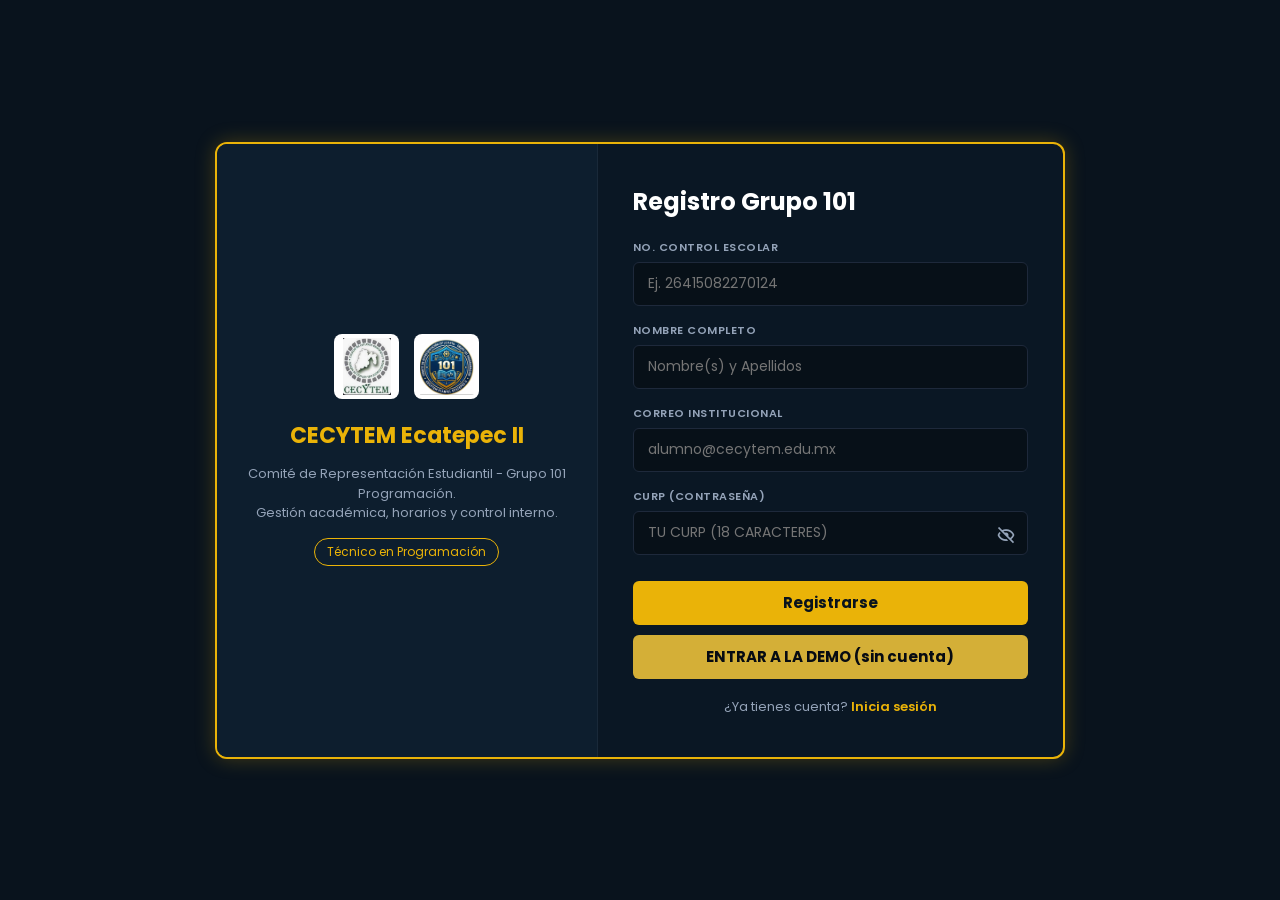
<file: index.html>
<!DOCTYPE html>
<html lang="es">
<head>
  <meta charset="UTF-8">
  <meta name="theme-color" content="#d4af37">
    <link rel="manifest" href="manifest.webmanifest">
    <meta name="mobile-web-app-capable" content="yes">
    <meta name="apple-mobile-web-app-capable" content="yes">
    <meta name="apple-mobile-web-app-status-bar-style" content="black-translucent">
    <meta name="apple-mobile-web-app-title" content="CECYTEM 101">
    <meta name="viewport" content="width=device-width, initial-scale=1, viewport-fit=cover">
  <title>CECYTEM Ecatepec II - Portal Grupo 101</title>
  <!-- Iconos Boxicons para el ojo de contraseña -->
  <link href="https://unpkg.com/boxicons@2.1.4/css/boxicons.min.css" rel="stylesheet">
  <!-- SDK Supabase JS -->
  <script src="supabase.js"></script>

  <style>
    @import url('https://fonts.googleapis.com/css2?family=Poppins:wght@300;400;500;600;700;800&display=swap');

    * {
      margin: 0;
      padding: 0;
      box-sizing: border-box;
      font-family: 'Poppins', sans-serif;
    }

    body {
      display: flex;
      justify-content: center;
      align-items: center;
      min-height: 100vh;
      background: #09131d;
      padding: 15px;
      color: #fff;
      position: relative;
    }

    /* --- NOTIFICACIÓN ESTILO CELESTE CON ANIMACIÓN DE CARTA SALIENDO --- */
    .toast-container {
      position: fixed;
      top: 20px;
      left: 50%;
      transform: translateX(-50%);
      z-index: 9999;
      display: flex;
      flex-direction: column;
      align-items: center;
      gap: 10px;
      width: 90%;
      max-width: 420px;
      pointer-events: none;
    }

    .toast {
      background: rgba(10, 23, 36, 0.95);
      border: 1.5px solid #00d2ff;
      box-shadow: 0 0 18px rgba(0, 210, 255, 0.4);
      border-radius: 10px;
      padding: 12px 16px;
      display: flex;
      align-items: center;
      gap: 14px;
      width: 100%;
      opacity: 0;
      transform: translateY(-30px) scale(0.95);
      transition: all 0.4s cubic-bezier(0.175, 0.885, 0.32, 1.275);
      backdrop-filter: blur(8px);
      pointer-events: auto;
    }

    .toast.show {
      opacity: 1;
      transform: translateY(0) scale(1);
    }

    /* Contenedor gráfico del Sobre */
    .envelope-wrapper {
      position: relative;
      width: 38px;
      height: 28px;
      background: #00d2ff;
      border-radius: 4px;
      flex-shrink: 0;
      box-shadow: 0 2px 8px rgba(0, 210, 255, 0.3);
      overflow: visible;
    }

    /* Tapa del sobre */
    .envelope-flap {
      position: absolute;
      top: 0;
      left: 0;
      width: 0;
      height: 0;
      border-left: 19px solid transparent;
      border-right: 19px solid transparent;
      border-top: 15px solid #0099cc;
      transform-origin: top;
      transition: transform 0.35s ease-in-out;
      z-index: 3;
    }

    .toast.show .envelope-flap {
      transform: rotateX(180deg);
      z-index: 1;
    }

    /* Cuerpo frontal del sobre */
    .envelope-pocket {
      position: absolute;
      bottom: 0;
      left: 0;
      width: 100%;
      height: 100%;
      background: #00bfff;
      clip-path: polygon(0 0, 50% 50%, 100% 0, 100% 100%, 0 100%);
      border-radius: 0 0 4px 4px;
      z-index: 2;
    }

    /* Carta animada que sale del sobre */
    .envelope-letter {
      position: absolute;
      bottom: 4px;
      left: 50%;
      transform: translateX(-50%);
      width: 28px;
      height: 20px;
      background: #ffffff;
      border-radius: 2px;
      z-index: 2;
      transition: transform 0.4s ease 0.25s, opacity 0.3s ease;
      opacity: 0;
      box-shadow: 0 -1px 4px rgba(0,0,0,0.2);
    }

    /* Líneas simulación texto de la carta */
    .envelope-letter::before {
      content: '';
      position: absolute;
      top: 4px;
      left: 4px;
      width: 20px;
      height: 2px;
      background: #00d2ff;
      box-shadow: 0 4px 0 #94a3b8, 0 8px 0 #94a3b8;
    }

    /* Animación: La carta emerge verticalmente */
    .toast.show .envelope-letter {
      opacity: 1;
      transform: translate(-50%, -14px);
    }

    .toast-message {
      font-size: 13px;
      color: #ffffff;
      font-weight: 500;
      line-height: 1.35;
    }

    /* --- CONTENEDOR PRINCIPAL --- */
    .container {
      width: 100%;
      max-width: 850px;
      min-height: 520px;
      background: #0a1724;
      border: 2px solid #eab308;
      border-radius: 12px;
      box-shadow: 0 0 20px rgba(234, 179, 8, 0.25);
      display: flex;
      overflow: hidden;
      position: relative;
    }

    .left-panel {
      width: 45%;
      background: #0d1e2e;
      padding: 40px 30px;
      display: flex;
      flex-direction: column;
      justify-content: center;
      align-items: center;
      text-align: center;
      border-right: 1px solid rgba(255, 255, 255, 0.05);
    }

    .logos-container {
      display: flex;
      gap: 15px;
      margin-bottom: 20px;
    }

    .logo-img {
      width: 65px;
      height: 65px;
      object-fit: contain;
      background: #fff;
      padding: 4px;
      border-radius: 8px;
    }

    .left-panel h1 {
      color: #eab308;
      font-size: 22px;
      font-weight: 700;
      margin-bottom: 12px;
    }

    .left-panel p {
      font-size: 13px;
      color: #94a3b8;
      line-height: 1.5;
    }

    .badge {
      display: inline-block;
      border: 1px solid #eab308;
      color: #eab308;
      padding: 4px 12px;
      border-radius: 20px;
      font-size: 12px;
      margin-top: 15px;
    }

    .right-panel {
      width: 55%;
      padding: 40px 35px;
      display: flex;
      flex-direction: column;
      justify-content: center;
      position: relative;
    }

    .form-box {
      width: 100%;
    }

    .form-box h2 {
      font-size: 24px;
      font-weight: 700;
      color: #fff;
      margin-bottom: 20px;
    }

    .hidden {
      display: none !important;
    }

    .input-group {
      margin-bottom: 16px;
      position: relative;
    }

    .input-group label {
      display: block;
      font-size: 11px;
      text-transform: uppercase;
      letter-spacing: 0.5px;
      color: #94a3b8;
      margin-bottom: 6px;
      font-weight: 600;
    }

    .input-group input {
      width: 100%;
      height: 44px;
      background: #071018;
      border: 1px solid #1e293b;
      border-radius: 6px;
      padding: 0 40px 0 14px;
      color: #fff;
      font-size: 14px;
      outline: none;
      transition: border-color 0.3s ease;
    }

    .input-curp {
      text-transform: uppercase;
    }

    .input-group input:focus {
      border-color: #eab308;
    }

    .toggle-password {
      position: absolute;
      right: 12px;
      bottom: 10px;
      font-size: 20px;
      color: #94a3b8;
      cursor: pointer;
      user-select: none;
      transition: color 0.3s ease;
    }

    .toggle-password:hover {
      color: #eab308;
    }

    .btn-submit {
      width: 100%;
      height: 44px;
      background: #eab308;
      color: #09131d;
      border: none;
      border-radius: 6px;
      font-size: 15px;
      font-weight: 700;
      cursor: pointer;
      margin-top: 10px;
      transition: background 0.3s ease, transform 0.1s ease;
    }

    .btn-submit:hover {
      background: #facc15;
    }

    .btn-submit:active {
      transform: scale(0.99);
    }

    .toggle-text {
      font-size: 13px;
      text-align: center;
      color: #94a3b8;
      margin-top: 18px;
    }

    .toggle-text a {
      color: #eab308;
      text-decoration: none;
      font-weight: 600;
    }

    .toggle-text a:hover {
      text-decoration: underline;
    }

    @media (max-width: 768px) {
      .container {
        flex-direction: column;
        max-width: 440px;
        min-height: auto;
      }

      .left-panel {
        width: 100%;
        padding: 25px 20px;
        border-right: none;
        border-bottom: 1px solid rgba(255, 255, 255, 0.05);
      }

      .right-panel {
        width: 100%;
        padding: 25px 20px;
      }
    }
    @media (max-width: 768px) {
      body { padding: max(12px, env(safe-area-inset-top)) max(12px, env(safe-area-inset-right)) max(12px, env(safe-area-inset-bottom)) max(12px, env(safe-area-inset-left)); align-items: flex-start; }
      .input-group input { font-size: 16px; height: 48px; }
      .btn-submit { height: 48px; }
    }
    body { min-height: 100vh; min-height: 100dvh; }
  </style>
</head>
<body>

  <!-- CONTENEDOR NOTIFICACIONES ANIMADAS -->
  <div class="toast-container" id="toastContainer"></div>

  <div class="container">
    
    <div class="left-panel">
      <div class="logos-container">
        <img src="cecytem_logo.png" alt="Logo CECYTEM" class="logo-img">
        <img src="comite_logo.png" alt="Logo Comité Grupo 101" class="logo-img">
      </div>
      <h1>CECYTEM Ecatepec II</h1>
      <p>Comité de Representación Estudiantil - Grupo 101 Programación.<br>Gestión académica, horarios y control interno.</p>
      <div class="badge">Técnico en Programación</div>
    </div>

    <div class="right-panel">

      <!-- FORMULARIO 1: REGISTRARSE -->
      <div class="form-box" id="box-register">
        <h2>Registro Grupo 101</h2>
        <form id="form-register">
          <div class="input-group">
            <label>No. Control Escolar</label>
            <input type="text" id="reg-control" placeholder="Ej. 26415082270124" inputmode="numeric" autocomplete="username">
          </div>
          <div class="input-group">
            <label>Nombre Completo</label>
            <input type="text" id="reg-nombre" placeholder="Nombre(s) y Apellidos">
          </div>
          <div class="input-group">
            <label>Correo Institucional</label>
            <input type="email" id="reg-email" placeholder="alumno@cecytem.edu.mx">
          </div>
          <div class="input-group">
            <label>CURP (Contraseña)</label>
            <input type="password" id="reg-curp" class="input-curp" placeholder="Tu CURP (18 caracteres)" maxlength="18" autocomplete="new-password">
            <i class='bx bx-hide toggle-password' onclick="togglePasswordVisibility('reg-curp', this)"></i>
          </div>
          <button type="submit" class="btn-submit">Registrarse</button>
          <button type="button" class="btn-submit" style="margin-top:10px;background:#d4af37;color:#070b12" onclick="location.href='dashboard.html'">ENTRAR A LA DEMO (sin cuenta)</button>
          <p class="toggle-text">¿Ya tienes cuenta? <a href="javascript:void(0)" id="link-to-login">Inicia sesión</a></p>
        </form>
      </div>

      <!-- FORMULARIO 2: INICIAR SESIÓN -->
      <div class="form-box hidden" id="box-login">
        <h2>Acceso</h2>
        <form id="form-login">
          <div class="input-group">
            <label>No. Control Escolar</label>
            <input type="text" id="login-control" placeholder="Ingresa tu No. de Control" inputmode="numeric" autocomplete="username">
          </div>
          <div class="input-group">
            <label>CURP (Contraseña)</label>
            <input type="password" id="login-curp" class="input-curp" placeholder="Ingresa tu CURP" maxlength="18" autocomplete="current-password">
            <i class='bx bx-hide toggle-password' onclick="togglePasswordVisibility('login-curp', this)"></i>
          </div>
          <button type="submit" class="btn-submit">INGRESAR</button>
          <button type="button" class="btn-submit" style="margin-top:10px;background:#d4af37;color:#070b12" onclick="location.href='dashboard.html'">ENTRAR A LA DEMO (sin cuenta)</button>
          <p class="toggle-text">¿No tienes cuenta? <a href="javascript:void(0)" id="link-to-register">Registrarse</a></p>
        </form>
      </div>

    </div>

  </div>

  <script>
    // FUNCIÓN PARA VER / OCULTAR CONTRASEÑA
    function togglePasswordVisibility(inputId, icon) {
      const input = document.getElementById(inputId);
      if (input.type === 'password') { input.type = 'text'; icon.classList.replace('bx-hide','bx-show'); }
      else { input.type = 'password'; icon.classList.replace('bx-show','bx-hide'); }
    }

    document.querySelectorAll('.input-curp').forEach(input => input.addEventListener('input', e => e.target.value = e.target.value.toUpperCase()));

    function showNotification(message) {
      const container = document.getElementById('toastContainer'); container.innerHTML = '';
      const toast = document.createElement('div'); toast.className = 'toast';
      toast.innerHTML = `<div class="envelope-wrapper"><div class="envelope-flap"></div><div class="envelope-letter"></div><div class="envelope-pocket"></div></div><div class="toast-message">${String(message).replace(/[&<>]/g, c => ({'&':'&amp;','<':'&lt;','>':'&gt;'}[c]))}</div>`;
      container.appendChild(toast); setTimeout(() => toast.classList.add('show'), 50);
      setTimeout(() => { toast.classList.remove('show'); setTimeout(() => toast.remove(), 400); }, 4500);
    }

    const boxRegister = document.getElementById('box-register'), boxLogin = document.getElementById('box-login');
    document.getElementById('link-to-login').addEventListener('click', () => { boxRegister.classList.add('hidden'); boxLogin.classList.remove('hidden'); });
    document.getElementById('link-to-register').addEventListener('click', () => { boxLogin.classList.add('hidden'); boxRegister.classList.remove('hidden'); });

    ['form-register','form-login'].forEach(id => document.getElementById(id).addEventListener('submit', e => {
      e.preventDefault();
      localStorage.setItem('usuarioActual', JSON.stringify(PERFIL_DEMO));
      location.href = 'dashboard.html';
    }));
  </script>
<script src="app.js"></script>
</body>
</html>
</file>
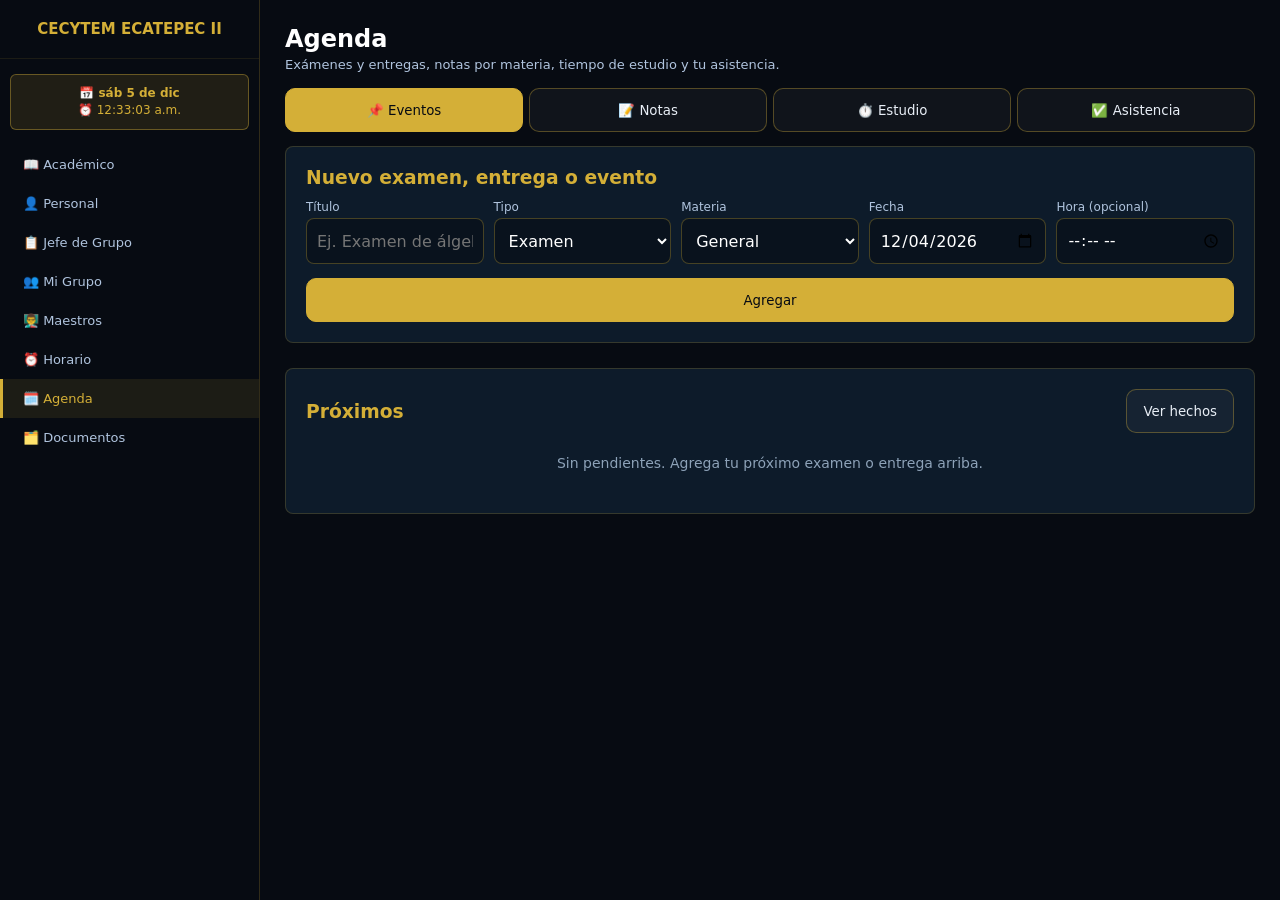
<file: agenda.html>
<!DOCTYPE html>
<html lang="es">
<head>
<meta charset="UTF-8">
<meta name="theme-color" content="#d4af37">
    <link rel="manifest" href="manifest.webmanifest">
    <meta name="mobile-web-app-capable" content="yes">
    <meta name="apple-mobile-web-app-capable" content="yes">
    <meta name="apple-mobile-web-app-status-bar-style" content="black-translucent">
    <meta name="apple-mobile-web-app-title" content="CECYTEM 101">
    <meta name="viewport" content="width=device-width, initial-scale=1, viewport-fit=cover">
<title>Agenda · CECYTEM Ecatepec II</title>
<link rel="stylesheet" href="style.css">
<script src="supabase.js"></script>
<style>
.ag-t{display:flex;gap:6px;margin:16px 0 14px;overflow-x:auto}.ag-t button,.ag-b{min-height:44px;padding:0 16px;border-radius:10px;border:1px solid rgba(212,175,55,.35);background:rgba(255,255,255,.04);color:#e8eef6;font:600 14px inherit;font-family:inherit;cursor:pointer;white-space:nowrap}
.ag-t button{flex:1}.ag-t .on,.ag-b.p{background:#d4af37;color:#070b12;border-color:#d4af37}
.ag-f{display:grid;grid-template-columns:repeat(auto-fit,minmax(170px,1fr));gap:10px}.ag-f label{display:block;color:#b0c4de;font-size:12px;margin-bottom:4px}
.ag-f input,.ag-f select,.ag-ta{width:100%;min-height:46px;border-radius:8px;border:1px solid rgba(212,175,55,.3);background:rgba(0,0,0,.3);color:#fff;padding:0 10px;font-size:16px;font-family:inherit}
.ag-ta{min-height:260px;padding:12px;line-height:1.5;resize:vertical}
.ag-it{display:flex;gap:12px;align-items:center;padding:12px;border-radius:10px;background:rgba(255,255,255,.04);border-left:4px solid var(--c);margin-top:10px}
.ag-it.ok{opacity:.45}.ag-it.ok b{text-decoration:line-through}.ag-it div{flex:1;min-width:0}.ag-it b{display:block;color:#fff;overflow-wrap:anywhere}.ag-it small{color:#8da2b8}
.ag-it input[type=checkbox]{width:24px;height:24px;accent-color:#d4af37;flex:none}.ag-w{color:#d4af37;font-weight:700;font-size:13px;text-align:right;white-space:nowrap}.ag-w.v{color:#f87171}
.ag-x{background:none;border:0;color:#8da2b8;font-size:18px;cursor:pointer;min-width:36px;min-height:44px}
.ag-big{font-size:clamp(46px,16vw,76px);font-weight:700;text-align:center;font-variant-numeric:tabular-nums;color:#fff;margin:6px 0}
.ag-bar{height:8px;border-radius:4px;background:rgba(255,255,255,.1);overflow:hidden}.ag-bar i{display:block;height:100%;background:var(--c,#d4af37)}
.ag-st{display:grid;grid-template-columns:repeat(auto-fit,minmax(80px,1fr));gap:10px;margin-top:12px;text-align:center}.ag-st div{background:rgba(255,255,255,.04);border-radius:10px;padding:10px}.ag-st b{display:block;font-size:22px;color:#fff}.ag-st span{font-size:12px;color:#8da2b8}
.ag-d{display:flex;flex-wrap:wrap;gap:6px;margin-top:12px}.ag-d span{width:38px;text-align:center;border-radius:8px;padding:6px 0;font-size:12px;background:rgba(255,255,255,.06)}.ag-d .P{background:#16a34a55}.ag-d .R{background:#d9770655}.ag-d .F{background:#dc262655}.ag-d .J{background:#2563eb55}
.ag-v{color:#8da2b8;text-align:center;padding:22px 8px;font-size:14px}
</style>
</head>
<body>
<div class="sidebar" id="appSidebar">
    <div class="sidebar-brand">CECYTEM ECATEPEC II</div>
    <div class="reloj-sidebar" id="global-reloj-fecha">Sincronizando reloj...</div>
    <a href="dashboard.html" class="nav-btn">📖 Académico</a>
    <a href="personal.html" class="nav-btn">👤 Personal</a>
    <a href="jefe.html" class="nav-btn">📋 Jefe de Grupo</a>
    <a href="grupo.html" class="nav-btn">👥 Mi Grupo</a>
    <a href="maestros.html" class="nav-btn">👨‍🏫 Maestros</a>
    <a href="horarios.html" class="nav-btn">⏰ Horario</a>
    <a href="agenda.html" class="nav-btn active">🗓️ Agenda</a>
    <a href="documentos.html" class="nav-btn">🗂️ Documentos</a>
</div>
<div class="main-content">
    <button class="menu-toggle" onclick="toggleMenu()">☰ Menú</button>
    <h2>Agenda</h2>
    <p style="color:#b0c4de;font-size:13px;margin:4px 0 0">Exámenes y entregas, notas por materia, tiempo de estudio y tu asistencia.</p>
    <div class="ag-t" id="agT"></div>
    <div id="agV"></div>
</div>
<script src="app.js"></script>
<script src="escuela.js"></script>
<script src="avisos.js"></script>
<script>
const { DOCENTES, ahoraMX, colorDe, fmtDur } = window.ESCUELA;
const $ = id => document.getElementById(id);
const esc = t => String(t ?? '').replace(/[&<>"']/g, c => ({'&':'&amp;','<':'&lt;','>':'&gt;','"':'&quot;',"'":'&#39;'}[c]));
const L = (k, d) => { try { return JSON.parse(localStorage.getItem(k)) || d; } catch (_) { return d; } };
const S = (k, v) => { try { localStorage.setItem(k, JSON.stringify(v)); } catch (_) {} };
const pad = n => String(n).padStart(2, '0');
const fechaHoy = () => { const n = ahoraMX(); return `${n.getFullYear()}-${pad(n.getMonth()+1)}-${pad(n.getDate())}`; };
const MATS = DOCENTES.map(d => d.materia), opcM = (extra) => (extra ? `<option>${extra}</option>` : '') + MATS.map(m => `<option>${esc(m)}</option>`).join('');
const TABS = { eventos:'📌 Eventos', notas:'📝 Notas', estudio:'⏱️ Estudio', asistencia:'✅ Asistencia' };
let tab = 'eventos', verHechos = false, matNota = MATS[0], tmr = null;

function go(t) { tab = t; $('agT').innerHTML = Object.entries(TABS).map(([k, v]) => `<button class="${k === tab ? 'on' : ''}" onclick="go('${k}')">${v}</button>`).join(''); ({ eventos:vEventos, notas:vNotas, estudio:vEstudio, asistencia:vAsist })[t](); }

// ---------- Eventos ----------
function vEventos() {
  $('agV').innerHTML = `<div class="card"><h3 style="color:#d4af37;margin-bottom:12px">Nuevo examen, entrega o evento</h3><div class="ag-f">
    <div><label for="eT">Título</label><input id="eT" placeholder="Ej. Examen de álgebra"></div>
    <div><label for="eTipo">Tipo</label><select id="eTipo"><option>Examen</option><option>Entrega</option><option>Evento</option></select></div>
    <div><label for="eM">Materia</label><select id="eM">${opcM('General')}</select></div>
    <div><label for="eF">Fecha</label><input id="eF" type="date" value="${fechaHoy()}"></div>
    <div><label for="eH">Hora (opcional)</label><input id="eH" type="time"></div></div>
    <button class="ag-b p" style="width:100%;margin-top:14px" onclick="addEv()">Agregar</button></div>
    <div class="card" style="margin-top:16px"><div style="display:flex;justify-content:space-between;align-items:center;gap:10px"><h3 style="color:#d4af37">Próximos</h3>
    <button class="ag-b" onclick="verHechos=!verHechos;vEventos()">${verHechos ? 'Ver pendientes' : 'Ver hechos'}</button></div><div id="eL"></div></div>`;
  const n = ahoraMX(), ev = L('agenda_eventos', []).filter(e => !!e.hecho === verHechos).sort((a, b) => (a.fecha + (a.hora || '23:59')).localeCompare(b.fecha + (b.hora || '23:59')));
  $('eL').innerHTML = ev.length ? ev.map(e => {
    const ms = new Date(e.fecha + 'T' + (e.hora || '23:59')) - n, dias = Math.round((new Date(e.fecha + 'T00:00') - new Date(fechaHoy() + 'T00:00')) / 864e5);
    const w = e.hecho ? 'Hecho' : ms < 0 ? 'Venció' : dias === 0 ? (e.hora ? 'Hoy · en ' + fmtDur(ms/1000) : 'Hoy') : dias === 1 ? 'Mañana' : `En ${dias} días`;
    const col = e.materia === 'General' ? '#d4af37' : colorDe(e.materia);
    return `<div class="ag-it ${e.hecho ? 'ok' : ''}" style="--c:${col}"><input type="checkbox" ${e.hecho ? 'checked' : ''} onchange="hecho('${e.id}',this.checked)" aria-label="Marcar como hecho"><div><b>${esc(e.titulo)}</b><small>${esc(e.tipo)} · ${esc(e.materia)} · ${new Date(e.fecha + 'T12:00').toLocaleDateString('es-MX', { weekday:'short', day:'numeric', month:'short' })}${e.hora ? ' ' + e.hora : ''}</small></div><span class="ag-w ${ms < 0 && !e.hecho ? 'v' : ''}">${w}</span><button class="ag-x" onclick="delEv('${e.id}')" aria-label="Eliminar">✕</button></div>`;
  }).join('') : `<div class="ag-v">${verHechos ? 'Aún no marcas nada como hecho.' : 'Sin pendientes. Agrega tu próximo examen o entrega arriba.'}</div>`;
}
function addEv() {
  const t = $('eT').value.trim(), f = $('eF').value; if (!t || !f) return alert('Escribe el título y elige la fecha.');
  const ev = L('agenda_eventos', []); ev.push({ id:Date.now().toString(36), titulo:t, tipo:$('eTipo').value, materia:$('eM').value, fecha:f, hora:$('eH').value, hecho:false }); S('agenda_eventos', ev); vEventos();
}
const hecho = (id, v) => { const ev = L('agenda_eventos', []); ev.forEach(e => { if (e.id === id) e.hecho = v; }); S('agenda_eventos', ev); vEventos(); };
const delEv = id => { if (confirm('¿Eliminar?')) { S('agenda_eventos', L('agenda_eventos', []).filter(e => e.id !== id)); vEventos(); } };

// ---------- Notas por materia ----------
function vNotas() {
  const notas = L('agenda_notas', {});
  $('agV').innerHTML = `<div class="card"><div style="display:flex;gap:6px;overflow-x:auto;margin-bottom:12px">${MATS.map(m => `<button class="ag-b ${m === matNota ? 'p' : ''}" style="flex:none" onclick="matNota='${m.replace(/'/g, "\\'")}';vNotas()">${esc(m.replace(/ I$/, ''))}${notas[m] ? ' ●' : ''}</button>`).join('')}</div>
    <textarea class="ag-ta" id="nTa" placeholder="Apuntes, fórmulas o pendientes de ${esc(matNota)}…" aria-label="Notas de ${esc(matNota)}">${esc(notas[matNota] || '')}</textarea><div id="nSt" style="color:#8da2b8;font-size:12px;margin-top:6px"> </div></div>`;
  let t; $('nTa').addEventListener('input', e => { clearTimeout(t); t = setTimeout(() => { const n = L('agenda_notas', {}); n[matNota] = e.target.value; S('agenda_notas', n); $('nSt').textContent = 'Guardado en este dispositivo'; }, 400); });
}

// ---------- Estudio (temporizador) ----------
const estudio = () => L('agenda_estudio', {});
function vEstudio() {
  const hoy = fechaHoy(), est = estudio(), t = L('agenda_timer', null), min7 = {}; let hoyMin = 0, sem = 0;
  Object.entries(est).forEach(([f, o]) => { const dif = (new Date(hoy) - new Date(f)) / 864e5; if (dif >= 0 && dif < 7) Object.entries(o).forEach(([m, v]) => { min7[m] = (min7[m] || 0) + v; sem += v; if (f === hoy) hoyMin += v; }); });
  const mx = Math.max(1, ...Object.values(min7));
  $('agV').innerHTML = `<div class="card" id="eCard"><div class="ag-f"><div><label for="sM">Materia</label><select id="sM" ${t ? 'disabled' : ''}>${opcM()}</select></div>
    <div><label for="sD">Duración</label><select id="sD" ${t ? 'disabled' : ''}><option value="15">15 min</option><option value="25" selected>25 min</option><option value="45">45 min</option></select></div></div>
    <div class="ag-big" id="sT">25:00</div><div class="ag-bar"><i id="sB" style="width:0"></i></div>
    <button class="ag-b p" id="sBtn" style="width:100%;margin-top:14px" onclick="${t ? 'cancelarT()' : 'iniciarT()'}">${t ? 'Cancelar' : 'Empezar a estudiar'}</button></div>
    <div class="card" style="margin-top:16px"><h3 style="color:#d4af37">Tu estudio</h3><div class="ag-st"><div><b>${hoyMin}</b><span>min hoy</span></div><div><b>${sem}</b><span>min en 7 días</span></div></div>
    ${Object.keys(min7).length ? Object.entries(min7).sort((a, b) => b[1] - a[1]).map(([m, v]) => `<div style="margin-top:12px;font-size:13px;color:#e8eef6">${esc(m)} · ${v} min<div class="ag-bar" style="--c:${colorDe(m)};margin-top:4px"><i style="width:${v / mx * 100}%"></i></div></div>`).join('') : '<div class="ag-v">Aún no registras tiempo de estudio.</div>'}</div>`;
  if (t) { $('sM').value = t.materia; $('sD').value = t.min; }
  pintarT();
}
function iniciarT() { const min = +$('sD').value; S('agenda_timer', { fin:Date.now() + min * 60000, min, materia:$('sM').value }); vEstudio(); }
function cancelarT() { localStorage.removeItem('agenda_timer'); vEstudio(); }
function pintarT() {
  clearInterval(tmr); const t = L('agenda_timer', null), el = $('sT'); if (!el) return;
  const paso = () => {
    if (!t) { const m = +$('sD').value; el.textContent = pad(m) + ':00'; return; }
    const r = Math.max(0, t.fin - Date.now()); el.textContent = pad(Math.floor(r / 60000)) + ':' + pad(Math.floor(r % 60000 / 1000)); $('sB').style.width = (100 - r / (t.min * 60000) * 100) + '%'; $('eCard').style.setProperty('--c', colorDe(t.materia));
    if (r <= 0) { clearInterval(tmr); const e = estudio(), f = fechaHoy(); (e[f] = e[f] || {})[t.materia] = (e[f][t.materia] || 0) + t.min; S('agenda_estudio', e); localStorage.removeItem('agenda_timer');
      if (window.CECYTEM_AVISOS) CECYTEM_AVISOS.avisar('¡Sesión terminada!', `${t.min} min de ${t.materia}. Toma un descanso de 5 min.`, colorDe(t.materia)); vEstudio(); }
  };
  paso(); if (t) tmr = setInterval(paso, 500); else $('sD').onchange = paso;
}

// ---------- Mi asistencia (usa las listas que cierra el jefe de grupo) ----------
function vAsist() {
  const ctrl = (L('usuarioActual', {}).numero_control || '') + '', A = L('jefe101_asistencia', {}), C = L('jefe101_cerradas', {});
  const dias = Object.keys(C).filter(d => C[d]).sort();
  if (!dias.length) { $('agV').innerHTML = '<div class="card"><div class="ag-v">Todavía no hay listas cerradas. Cuando el jefe de grupo cierre una lista, aquí verás tu porcentaje y tus faltas.</div></div>'; return; }
  let p = 0, r = 0, j = 0, f = 0; const est = dias.map(d => { const e = (A[d] || {})[ctrl] || 'Falta', k = e === 'Presente' ? 'P' : e === 'Retardo' ? 'R' : e === 'Justificado' ? 'J' : 'F'; ({ P:() => p++, R:() => r++, J:() => j++, F:() => f++ })[k](); return [d, k]; });
  const base = dias.length - j, pct = base > 0 ? Math.round((p + r) / base * 100) : 100;
  $('agV').innerHTML = `<div class="card"><div class="ag-big" style="color:${pct >= 80 ? '#4ade80' : '#f87171'}">${pct}%</div><div style="text-align:center;color:#8da2b8;font-size:13px">de asistencia en ${dias.length} días con lista cerrada</div>
    <div class="ag-st"><div><b>${p}</b><span>Presente</span></div><div><b>${r}</b><span>Retardo</span></div><div><b>${f}</b><span>Faltas</span></div><div><b>${j}</b><span>Justificado</span></div></div>
    <div class="ag-d">${est.slice(-30).map(([d, k]) => `<span class="${k}" title="${d}">${d.slice(8)}${k}</span>`).join('')}</div></div>`;
}
document.addEventListener('DOMContentLoaded', () => go('eventos'));
</script>
</body>
</html>
</file>
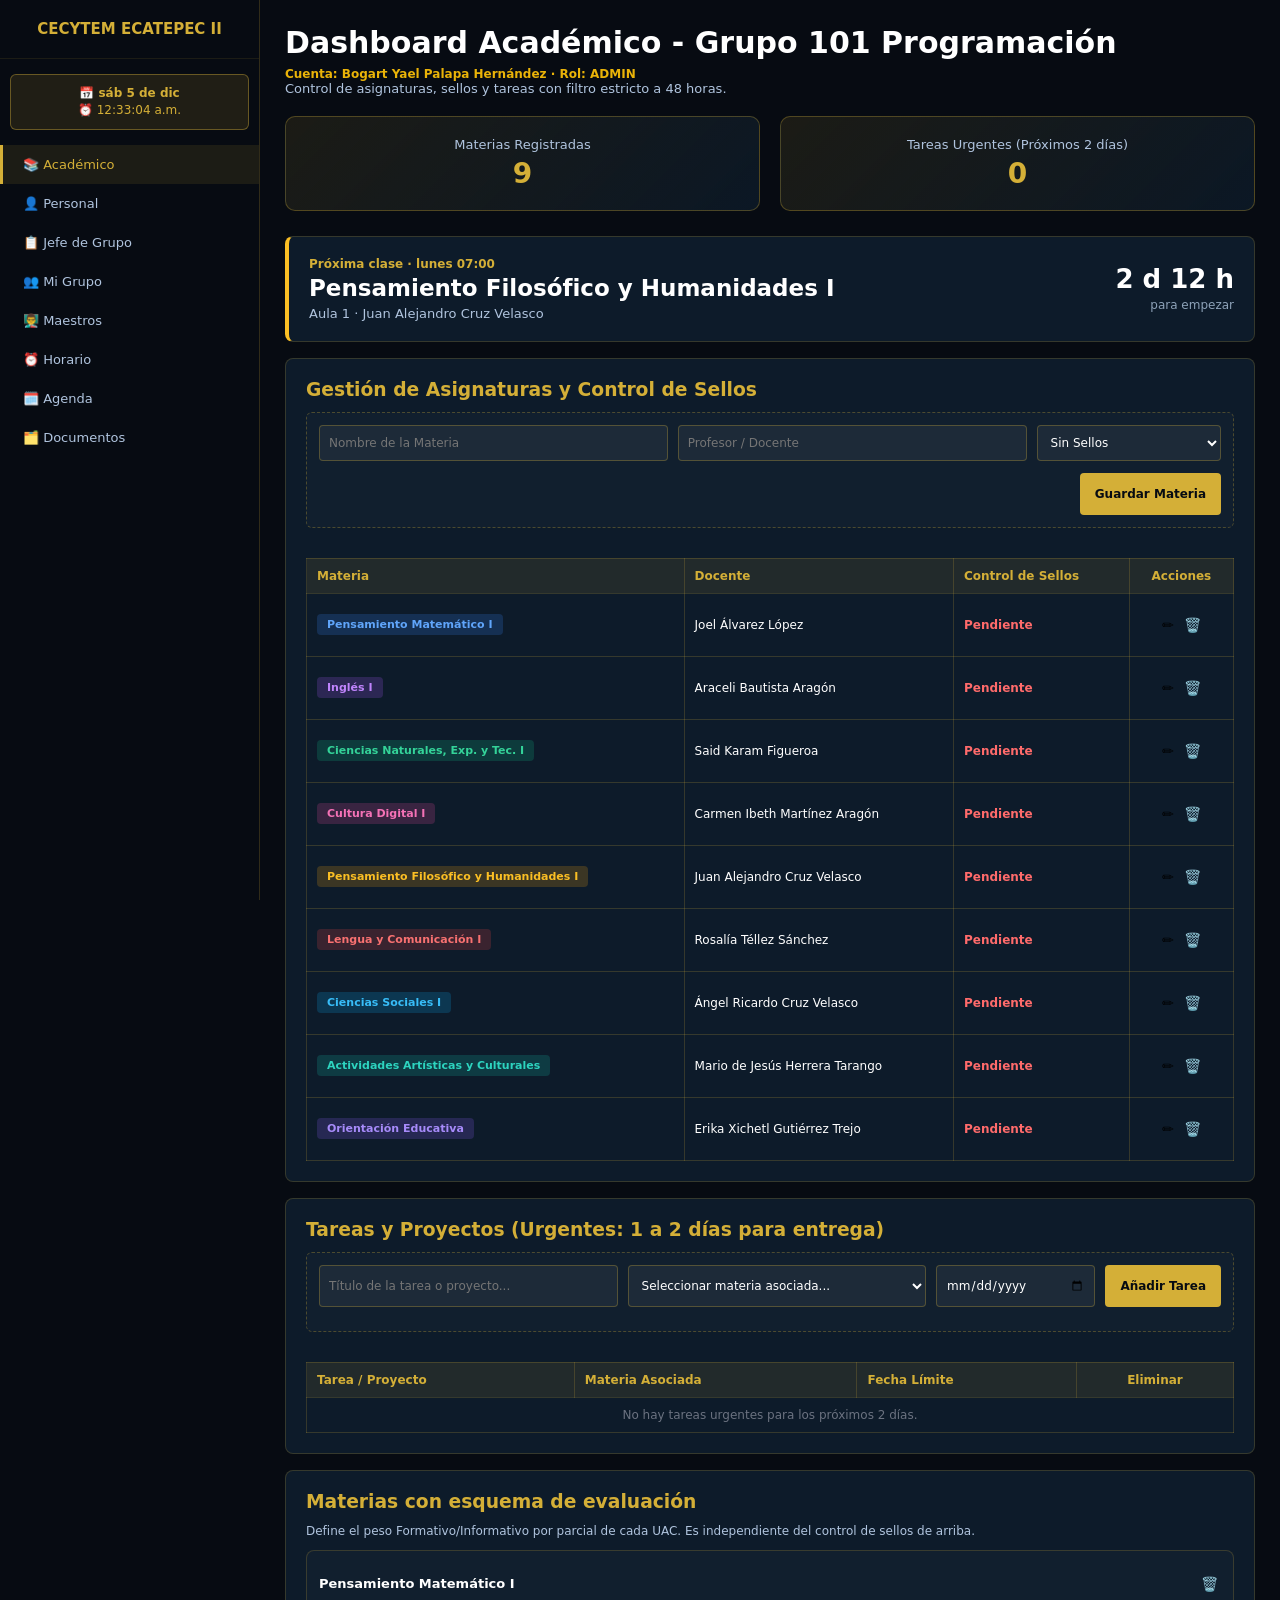
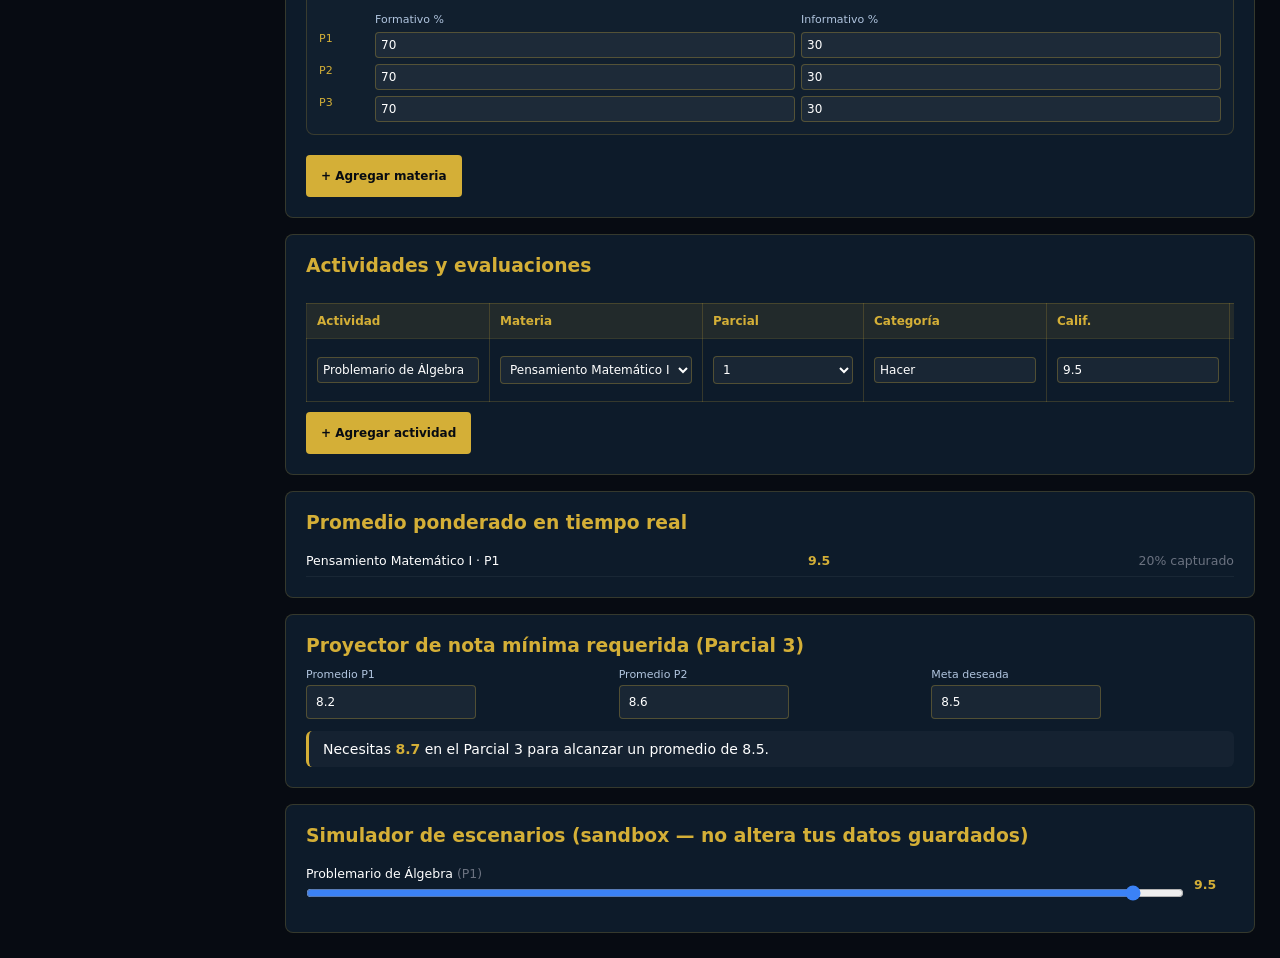
<file: dashboard.html>
<!DOCTYPE html>
<html lang="es">
<head>
    <meta charset="UTF-8">
    <meta name="theme-color" content="#d4af37">
    <link rel="manifest" href="manifest.webmanifest">
    <meta name="mobile-web-app-capable" content="yes">
    <meta name="apple-mobile-web-app-capable" content="yes">
    <meta name="apple-mobile-web-app-status-bar-style" content="black-translucent">
    <meta name="apple-mobile-web-app-title" content="CECYTEM 101">
    <meta name="viewport" content="width=device-width, initial-scale=1, viewport-fit=cover">
    <title>Académico - Dashboard CECYTEM Ecatepec II</title>
    <link rel="stylesheet" href="style.css">
<script src="supabase.js"></script>
<style>
.main-content h2{font-size:clamp(21px,5.2vw,30px);line-height:1.2;margin-bottom:6px}
.dash-cols{display:grid;grid-template-columns:repeat(auto-fit,minmax(min(100%,500px),1fr));gap:16px;align-items:start}
.dash-cols>.card{margin:0;min-width:0}.dash-cols>.full{grid-column:1/-1}
#dashAhora{margin-bottom:16px}
.academic-table th,.academic-table td{white-space:normal;vertical-align:middle}
.academic-table td:first-child{min-width:130px}
#califMatWrap input[data-p]{min-width:0;width:100%}
#califMatWrap input[data-k="nombre"]{min-width:0}
.form-row{display:flex;flex-wrap:wrap;gap:10px}.form-row>*{min-width:0}
</style>
</head>
<body>
    <div class="sidebar" id="appSidebar">
        <div class="sidebar-brand">CECYTEM ECATEPEC II</div>
        <div class="reloj-sidebar" id="global-reloj-fecha">Sincronizando reloj...</div>
        <a href="dashboard.html" class="nav-btn active">📚 Académico</a>
        <a href="personal.html" class="nav-btn">👤 Personal</a>
        <a href="jefe.html" class="nav-btn">📋 Jefe de Grupo</a>
    <a href="grupo.html" class="nav-btn">👥 Mi Grupo</a>
    <a href="maestros.html" class="nav-btn">👨‍🏫 Maestros</a>
        <a href="horarios.html" class="nav-btn">⏰ Horario</a>
        <a href="agenda.html" class="nav-btn">🗓️ Agenda</a>
        <a href="documentos.html" class="nav-btn">🗂️ Documentos</a>
    </div>

    <div class="main-content">
        <button class="menu-toggle" onclick="toggleMenu()">☰ Menú</button>

        <h2>Dashboard Académico - Grupo 101 Programación</h2>
        <p style="color:#eab308;font-weight:700;font-size:12px">Cuenta: <span data-usuario-nombre>Bogart Yael Palapa Hernández</span> · Rol: <span data-usuario-rol>ADMIN</span></p>
        <p style="color: #b0c4de; font-size: 13px; margin-bottom: 20px;">Control de asignaturas, sellos y tareas con filtro estricto a 48 horas.</p>

        <div class="dashboard-grid">
            <div class="stat-card">
                <div style="color: #b0c4de; font-size: 13px;">Materias Registradas</div>
                <div class="stat-value" id="total-materias">0</div>
            </div>
            <div class="stat-card">
                <div style="color: #b0c4de; font-size: 13px;">Tareas Urgentes (Próximos 2 días)</div>
                <div class="stat-value" id="total-tareas">0</div>
            </div>
        </div>

        <div class="card ah" id="dashAhora"></div>

        <div class="dash-cols">
        <div class="card">
            <h3 style="color: #d4af37; margin-bottom: 12px;">Gestión de Asignaturas y Control de Sellos</h3>
            <div style="background: rgba(255,255,255,0.02); padding: 12px; border-radius: 6px; border: 1px dashed rgba(212,175,55,0.3); margin-bottom: 15px;">
                <input type="hidden" id="edit-index" value="-1">
                <div class="form-row">
                    <input type="text" id="acad-materia" class="form-control-custom" placeholder="Nombre de la Materia" style="flex: 2;">
                    <input type="text" id="acad-docente" class="form-control-custom" placeholder="Profesor / Docente" style="flex: 2;">
                    <select id="acad-sellos" class="form-control-custom" style="flex: 1;">
                        <option value="Sin Sellos">Sin Sellos</option>
                        <option value="Sello 1 Obtenido">Sello 1 Obtenido</option>
                        <option value="Sellos Completos (1 y 2)">Sellos Completos</option>
                        <option value="En Proceso">En Proceso</option>
                        <option value="Pendiente">Pendiente</option>
                    </select>
                </div>
                <div style="display: flex; justify-content: flex-end; gap: 10px;">
                    <button type="button" id="btn-cancelar-edit" onclick="limpiarFormularioAcad()" style="display: none; background: #6b7280; color: #fff; border: none; padding: 8px 12px; border-radius: 4px; cursor: pointer; font-size: 12px;">Cancelar</button>
                    <button type="button" class="btn-action-custom" onclick="guardarMateriaAcad()">Guardar Materia</button>
                </div>
            </div>
            <div style="overflow-x: auto;">
                <table class="academic-table">
                    <thead>
                        <tr>
                            <th>Materia</th>
                            <th>Docente</th>
                            <th>Control de Sellos</th>
                            <th style="text-align: center;">Acciones</th>
                        </tr>
                    </thead>
                    <tbody id="tabla-academica">
                        <tr><td colspan="4" style="text-align: center; color: #6b7280;">Cargando materias...</td></tr>
                    </tbody>
                </table>
            </div>
        </div>

        <div class="card">
            <h3 style="color: #d4af37; margin-bottom: 12px;">Tareas y Proyectos (Urgentes: 1 a 2 días para entrega)</h3>
            <div style="background: rgba(255,255,255,0.02); padding: 12px; border-radius: 6px; border: 1px dashed rgba(212,175,55,0.3); margin-bottom: 15px;">
                <div class="form-row">
                    <input type="text" id="tarea-titulo" class="form-control-custom" placeholder="Título de la tarea o proyecto..." style="flex: 2;">
                    <select id="tarea-materia" class="form-control-custom" style="flex: 2;">
                        <option value="" disabled selected>Seleccionar materia asociada...</option>
                    </select>
                    <input type="date" id="tarea-fecha" class="form-control-custom" style="flex: 1;">
                    <button type="button" class="btn-action-custom" onclick="agregarTareaAcad()">Añadir Tarea</button>
                </div>
            </div>
            <div style="overflow-x: auto;">
                <table class="academic-table">
                    <thead>
                        <tr>
                            <th>Tarea / Proyecto</th>
                            <th>Materia Asociada</th>
                            <th>Fecha Límite</th>
                            <th style="text-align: center;">Eliminar</th>
                        </tr>
                    </thead>
                    <tbody id="tabla-tareas">
                        <tr><td colspan="4" style="text-align: center; color: #6b7280;">No hay tareas urgentes.</td></tr>
                    </tbody>
                </table>
            </div>
        </div>

<div class="card">
        <h3 style="color:#d4af37;margin-bottom:12px;">Materias con esquema de evaluación</h3>
        <p style="color:#b0c4de;font-size:12px;margin-bottom:12px;">Define el peso Formativo/Informativo por parcial de cada UAC. Es independiente del control de sellos de arriba.</p>
        <div id="califMatWrap"></div>
        <button type="button" class="btn-action-custom" onclick="agregarMateriaCalif()" style="margin-top:10px;">+ Agregar materia</button>
    </div>

    <div class="card full">
        <h3 style="color:#d4af37;margin-bottom:12px;">Actividades y evaluaciones</h3>
        <div style="overflow-x:auto;">
        <table class="academic-table">
            <thead><tr><th>Actividad</th><th>Materia</th><th>Parcial</th><th>Categoría</th><th>Calif.</th><th>Pond. %</th><th style="text-align:center;">Acciones</th></tr></thead>
            <tbody id="califActWrap"></tbody>
        </table>
        </div>
        <button type="button" class="btn-action-custom" onclick="agregarActividadCalif()" style="margin-top:10px;">+ Agregar actividad</button>
    </div>

    <div class="card">
        <h3 style="color:#d4af37;margin-bottom:12px;">Promedio ponderado en tiempo real</h3>
        <div id="califResumen"></div>
    </div>

    <div class="card">
        <h3 style="color:#d4af37;margin-bottom:12px;">Proyector de nota mínima requerida (Parcial 3)</h3>
        <div class="form-row">
            <div style="flex:1;min-width:120px;"><label style="font-size:11px;color:#b0c4de;display:block;margin-bottom:4px;">Promedio P1</label><input id="pj1" type="number" step="0.1" value="8.2" class="form-control-custom"></div>
            <div style="flex:1;min-width:120px;"><label style="font-size:11px;color:#b0c4de;display:block;margin-bottom:4px;">Promedio P2</label><input id="pj2" type="number" step="0.1" value="8.6" class="form-control-custom"></div>
            <div style="flex:1;min-width:120px;"><label style="font-size:11px;color:#b0c4de;display:block;margin-bottom:4px;">Meta deseada</label><input id="pjMeta" type="number" step="0.1" value="8.5" class="form-control-custom"></div>
        </div>
        <div id="pjResult" style="font-size:14px;padding:10px 14px;background:rgba(255,255,255,0.03);border-left:3px solid #d4af37;border-radius:6px;"></div>
    </div>

    <div class="card">
        <h3 style="color:#d4af37;margin-bottom:12px;">Simulador de escenarios (sandbox — no altera tus datos guardados)</h3>
        <div id="simWrap"></div>
    </div>
        </div>
    </div>

    <script src="app.js"></script>
<script src="escuela.js"></script>
<script src="avisos.js"></script>
<script>document.addEventListener("DOMContentLoaded",()=>{const r=()=>ESCUELA.renderAhora(document.getElementById("dashAhora"));r();setInterval(r,1000);});</script>
    <script>
        const materiasBase = [
            { materia: "Pensamiento Matemático I", docente: "Joel Álvarez López", sellos: "Pendiente" },
            { materia: "Inglés I", docente: "Araceli Bautista Aragón", sellos: "Pendiente" },
            { materia: "Ciencias Naturales, Exp. y Tec. I", docente: "Said Karam Figueroa", sellos: "Pendiente" },
            { materia: "Cultura Digital I", docente: "Carmen Ibeth Martínez Aragón", sellos: "Pendiente" },
            { materia: "Pensamiento Filosófico y Humanidades I", docente: "Juan Alejandro Cruz Velasco", sellos: "Pendiente" },
            { materia: "Lengua y Comunicación I", docente: "Rosalía Téllez Sánchez", sellos: "Pendiente" },
            { materia: "Ciencias Sociales I", docente: "Ángel Ricardo Cruz Velasco", sellos: "Pendiente" },
            { materia: "Actividades Artísticas y Culturales", docente: "Mario de Jesús Herrera Tarango", sellos: "Pendiente" },
            { materia: "Orientación Educativa", docente: "Erika Xichetl Gutiérrez Trejo", sellos: "Pendiente" }
        ];

        function obtenerColorMateria(nombreMateria) {
            const colores = {
                "Pensamiento Matemático I": { bg: "rgba(59, 130, 246, 0.2)", text: "#60a5fa" },
                "Inglés I": { bg: "rgba(168, 85, 247, 0.2)", text: "#c084fc" },
                "Ciencias Naturales, Exp. y Tec. I": { bg: "rgba(16, 185, 129, 0.2)", text: "#34d399" },
                "Cultura Digital I": { bg: "rgba(236, 72, 153, 0.2)", text: "#f472b6" },
                "Pensamiento Filosófico y Humanidades I": { bg: "rgba(245, 158, 11, 0.2)", text: "#fbbf24" },
                "Lengua y Comunicación I": { bg: "rgba(239, 68, 68, 0.2)", text: "#f87171" },
                "Ciencias Sociales I": { bg: "rgba(14, 165, 233, 0.2)", text: "#38bdf8" },
                "Actividades Artísticas y Culturales": { bg: "rgba(20, 184, 166, 0.2)", text: "#2dd4bf" },
                "Orientación Educativa": { bg: "rgba(139, 92, 246, 0.2)", text: "#a78bfa" }
            };
            return colores[nombreMateria] || { bg: "rgba(212, 175, 55, 0.15)", text: "#d4af37" };
        }

        function renderizarTodo() {
            let materias = obtenerDatosSeguros('dashboard_materias_sellos', []);
            if (materias.length === 0) {
                materias = materiasBase;
                localStorage.setItem('dashboard_materias_sellos', JSON.stringify(materias)); if (typeof guardarDatoRemoto==='function') guardarDatoRemoto('dashboard_materias_sellos', materias);
            }

            const tbodyMat = document.getElementById('tabla-academica');
            const selectMat = document.getElementById('tarea-materia');
            document.getElementById('total-materias').innerText = materias.length;

            tbodyMat.innerHTML = '';
            selectMat.innerHTML = '<option value="" disabled selected>Seleccionar materia asociada...</option>';

            materias.forEach((item, index) => {
                let estiloMat = obtenerColorMateria(item.materia);
                let colorSello = '#b0c4de';
                if (item.sellos.includes('Completos') || item.sellos.includes('Obtenido')) colorSello = '#4ade80';
                else if (item.sellos.includes('Proceso')) colorSello = '#facc15';
                else if (item.sellos.includes('Pendiente')) colorSello = '#ff6b6b';

                tbodyMat.innerHTML += `
                    <tr>
                        <td><span class="badge-materia" style="background: ${estiloMat.bg}; color: ${estiloMat.text};">${item.materia}</span></td>
                        <td>${item.docente}</td>
                        <td><span style="color: ${colorSello}; font-weight: bold;">${item.sellos}</span></td>
                        <td style="text-align: center;">
                            <button class="btn-icon" onclick="cargarEdicionMateria(${index})" title="Editar">✏️</button>
                            <button class="btn-icon" onclick="eliminarMateria(${index})" title="Eliminar">🗑️</button>
                        </td>
                    </tr>
                `;
                selectMat.innerHTML += `<option value="${item.materia}">${item.materia}</option>`;
            });

            let tareas = obtenerDatosSeguros('dashboard_tareas', []);
            const hoy = new Date();
            hoy.setHours(0, 0, 0, 0);

            const urgentes = [];
            tareas.forEach((t, origIdx) => {
                if(!t.fecha) return;
                const fLimite = new Date(t.fecha + 'T00:00:00');
                const diffDias = (fLimite - hoy) / (1000 * 60 * 60 * 24);
                if (diffDias >= 0 && diffDias <= 2) {
                    urgentes.push({ ...t, realIndex: origIdx });
                }
            });

            const tbodyTar = document.getElementById('tabla-tareas');
            document.getElementById('total-tareas').innerText = urgentes.length;

            if (urgentes.length === 0) {
                tbodyTar.innerHTML = '<tr><td colspan="4" style="text-align: center; color: #6b7280;">No hay tareas urgentes para los próximos 2 días.</td></tr>';
            } else {
                tbodyTar.innerHTML = '';
                urgentes.forEach(t => {
                    let estiloTar = obtenerColorMateria(t.materia);
                    tbodyTar.innerHTML += `
                        <tr>
                            <td><strong>${t.titulo}</strong></td>
                            <td><span class="badge-materia" style="background: ${estiloTar.bg}; color: ${estiloTar.text};">${t.materia}</span></td>
                            <td><span style="color: #ff6b6b; font-weight: bold;">${t.fecha}</span></td>
                            <td style="text-align: center;">
                                <button class="btn-icon" onclick="eliminarTarea(${t.realIndex})" title="Eliminar">🗑️</button>
                            </td>
                        </tr>
                    `;
                });
            }
        }

        function guardarMateriaAcad() {
            const materia = document.getElementById('acad-materia').value.trim();
            const docente = document.getElementById('acad-docente').value.trim();
            const sellos = document.getElementById('acad-sellos').value;
            const editIndex = parseInt(document.getElementById('edit-index').value);

            if (!materia || !docente) {
                alert('Ingresa el nombre de la materia y el docente.');
                return;
            }

            let materias = obtenerDatosSeguros('dashboard_materias_sellos', materiasBase);
            if (editIndex === -1) {
                materias.push({ materia, docente, sellos });
            } else {
                materias[editIndex] = { materia, docente, sellos };
            }

            localStorage.setItem('dashboard_materias_sellos', JSON.stringify(materias)); if (typeof guardarDatoRemoto==='function') guardarDatoRemoto('dashboard_materias_sellos', materias);
            limpiarFormularioAcad();
            renderizarTodo();
        }

        function cargarEdicionMateria(index) {
            let materias = obtenerDatosSeguros('dashboard_materias_sellos', materiasBase);
            let item = materias[index];
            if(!item) return;

            document.getElementById('acad-materia').value = item.materia;
            document.getElementById('acad-docente').value = item.docente;
            document.getElementById('acad-sellos').value = item.sellos;
            document.getElementById('edit-index').value = index;
            document.getElementById('btn-cancelar-edit').style.display = 'inline-block';
        }

        function limpiarFormularioAcad() {
            document.getElementById('acad-materia').value = '';
            document.getElementById('acad-docente').value = '';
            document.getElementById('acad-sellos').value = 'Sin Sellos';
            document.getElementById('edit-index').value = '-1';
            document.getElementById('btn-cancelar-edit').style.display = 'none';
        }

        function eliminarMateria(index) {
            let materias = obtenerDatosSeguros('dashboard_materias_sellos', materiasBase);
            if (confirm('¿Eliminar esta materia?')) {
                materias.splice(index, 1);
                localStorage.setItem('dashboard_materias_sellos', JSON.stringify(materias)); if (typeof guardarDatoRemoto==='function') guardarDatoRemoto('dashboard_materias_sellos', materias);
                renderizarTodo();
            }
        }

        function agregarTareaAcad() {
            const titulo = document.getElementById('tarea-titulo').value.trim();
            const materia = document.getElementById('tarea-materia').value;
            const fecha = document.getElementById('tarea-fecha').value;

            if (!titulo || !materia || !fecha) {
                alert('Completa todos los campos de la tarea.');
                return;
            }

            let tareas = obtenerDatosSeguros('dashboard_tareas', []);
            tareas.push({ titulo, materia, fecha });
            localStorage.setItem('dashboard_tareas', JSON.stringify(tareas)); if (typeof guardarDatoRemoto==='function') guardarDatoRemoto('dashboard_tareas', tareas);

            document.getElementById('tarea-titulo').value = '';
            document.getElementById('tarea-materia').value = '';
            document.getElementById('tarea-fecha').value = '';
            renderizarTodo();
        }

        function eliminarTarea(index) {
            let tareas = obtenerDatosSeguros('dashboard_tareas', []);
            if (confirm('¿Eliminar esta tarea?')) {
                tareas.splice(index, 1);
                localStorage.setItem('dashboard_tareas', JSON.stringify(tareas)); if (typeof guardarDatoRemoto==='function') guardarDatoRemoto('dashboard_tareas', tareas);
                renderizarTodo();
            }
        }

        window.addEventListener('DOMContentLoaded', () => {
            iniciarReloj();
            renderizarTodo();
        });
    </script>

    <script>
    // =========================================================
    // MOTOR DE CÁLCULO: materias con esquema + actividades
    // (independiente del control de sellos ya existente arriba)
    // =========================================================
    const KEY_CALIF = 'cecytem_calif_materias';
    const KEY_ACT = 'cecytem_calif_actividades';
    const califDefaultMaterias = [{id:'uac-1', nombre:'Pensamiento Matemático I', esquema:{p1:{form:70,inf:30},p2:{form:70,inf:30},p3:{form:70,inf:30}}}];
    const califDefaultAct = [{id:'act-1', materiaId:'uac-1', parcial:1, categoria:'Hacer', nombre:'Problemario de Álgebra', calificacion:9.5, ponderacion:20}];
    let califMaterias = obtenerDatosSeguros(KEY_CALIF, califDefaultMaterias);
    let califAct = obtenerDatosSeguros(KEY_ACT, califDefaultAct);
    function saveCalif(){ localStorage.setItem(KEY_CALIF, JSON.stringify(califMaterias)); if (typeof guardarDatoRemoto==='function') guardarDatoRemoto(KEY_CALIF, califMaterias); }
    function saveAct(){ localStorage.setItem(KEY_ACT, JSON.stringify(califAct)); if (typeof guardarDatoRemoto==='function') guardarDatoRemoto(KEY_ACT, califAct); }

    function matOptionsCalif(sel){ return califMaterias.map(m=>`<option value="${m.id}" ${m.id===sel?'selected':''}>${m.nombre}</option>`).join(''); }

    function renderCalifMaterias(){
        const wrap = document.getElementById('califMatWrap'); wrap.innerHTML='';
        califMaterias.forEach((m,i)=>{
            const el = document.createElement('div');
            el.style.cssText='background:rgba(255,255,255,0.02);border:1px solid rgba(212,175,55,0.2);border-radius:8px;padding:12px;margin-bottom:10px;';
            el.innerHTML = `
                <div style="display:flex;justify-content:space-between;margin-bottom:8px;">
                    <input data-i="${i}" data-k="nombre" value="${m.nombre}" style="background:none;border:none;color:#fff;font-weight:bold;font-size:13px;width:70%;">
                    <button type="button" class="btn-icon" data-delmat="${i}" title="Eliminar">🗑️</button>
                </div>
                <div style="display:grid;grid-template-columns:50px repeat(2,1fr);gap:6px;font-size:11px;">
                    <span></span><span style="color:#b0c4de;">Formativo %</span><span style="color:#b0c4de;">Informativo %</span>
                    ${['p1','p2','p3'].map(p=>`<span style="color:#d4af37;">${p.toUpperCase()}</span>
                        <input type="number" class="form-control-custom" style="padding:5px;" data-i="${i}" data-p="${p}" data-f="form" value="${m.esquema[p].form}">
                        <input type="number" class="form-control-custom" style="padding:5px;" data-i="${i}" data-p="${p}" data-f="inf" value="${m.esquema[p].inf}">`).join('')}
                </div>`;
            wrap.appendChild(el);
        });
    }
    document.getElementById('califMatWrap').addEventListener('input', e=>{
        const i=e.target.dataset.i; if(i===undefined) return;
        const m = califMaterias[i];
        if(e.target.dataset.p){ m.esquema[e.target.dataset.p][e.target.dataset.f]=Number(e.target.value); }
        else if(e.target.dataset.k){ m[e.target.dataset.k]=e.target.value; }
        saveCalif(); if(e.target.dataset.k==='nombre'){ renderCalifActividades(); }
        renderResumen();
    });
    document.getElementById('califMatWrap').addEventListener('click', e=>{
        if(e.target.dataset.delmat!==undefined){ califMaterias.splice(e.target.dataset.delmat,1); saveCalif(); renderCalifMaterias(); renderCalifActividades(); renderResumen(); }
    });
    function agregarMateriaCalif(){
        califMaterias.push({id:'uac-'+Date.now(), nombre:'Nueva materia', esquema:{p1:{form:100,inf:0},p2:{form:100,inf:0},p3:{form:100,inf:0}}});
        saveCalif(); renderCalifMaterias(); renderCalifActividades();
    }

    function renderCalifActividades(){
        const wrap = document.getElementById('califActWrap'); wrap.innerHTML='';
        califAct.forEach((a,i)=>{
            const tr = document.createElement('tr');
            tr.innerHTML = `
                <td><input class="form-control-custom" style="padding:5px;" data-i="${i}" data-k="nombre" value="${a.nombre}"></td>
                <td><select class="form-control-custom" style="padding:5px;" data-i="${i}" data-k="materiaId">${matOptionsCalif(a.materiaId)}</select></td>
                <td><select class="form-control-custom" style="padding:5px;" data-i="${i}" data-k="parcial">
                    <option ${a.parcial==1?'selected':''}>1</option><option ${a.parcial==2?'selected':''}>2</option><option ${a.parcial==3?'selected':''}>3</option>
                </select></td>
                <td><input class="form-control-custom" style="padding:5px;" data-i="${i}" data-k="categoria" value="${a.categoria}"></td>
                <td><input type="number" step="0.1" class="form-control-custom" style="padding:5px;" data-i="${i}" data-k="calificacion" value="${a.calificacion}"></td>
                <td><input type="number" class="form-control-custom" style="padding:5px;" data-i="${i}" data-k="ponderacion" value="${a.ponderacion}"></td>
                <td style="text-align:center;"><button type="button" class="btn-icon" data-delact="${i}">🗑️</button></td>`;
            wrap.appendChild(tr);
        });
    }
    document.getElementById('califActWrap').addEventListener('input', e=>{
        const i=e.target.dataset.i; if(i===undefined) return;
        const a = califAct[i]; const k=e.target.dataset.k;
        a[k] = (k==='calificacion'||k==='ponderacion'||k==='parcial') ? Number(e.target.value) : e.target.value;
        saveAct(); renderResumen();
    });
    document.getElementById('califActWrap').addEventListener('click', e=>{
        if(e.target.dataset.delact!==undefined){ califAct.splice(e.target.dataset.delact,1); saveAct(); renderCalifActividades(); renderResumen(); }
    });
    function agregarActividadCalif(){
        const primera = califMaterias[0];
        califAct.push({id:'act-'+Date.now(), materiaId:primera?primera.id:'', parcial:1, categoria:'Hacer', nombre:'Nueva actividad', calificacion:0, ponderacion:10});
        saveAct(); renderCalifActividades(); renderResumen();
    }

    function renderResumen(){
        const wrap = document.getElementById('califResumen'); wrap.innerHTML='';
        let huboDatos = false;
        califMaterias.forEach(m=>{
            const acts = califAct.filter(a=>a.materiaId===m.id);
            [1,2,3].forEach(p=>{
                const inP = acts.filter(a=>a.parcial===p);
                if(!inP.length) return;
                huboDatos = true;
                const totalPond = inP.reduce((s,a)=>s+Number(a.ponderacion||0),0) || 1;
                const nota = inP.reduce((s,a)=>s+(Number(a.calificacion||0)*(Number(a.ponderacion||0)/totalPond)),0);
                const row = document.createElement('div');
                row.style.cssText='display:flex;justify-content:space-between;align-items:center;padding:8px 0;border-bottom:1px solid rgba(255,255,255,0.05);font-size:12.5px;';
                row.innerHTML = `<span>${m.nombre} · P${p}</span><span style="color:#d4af37;font-weight:bold;">${nota.toFixed(1)}</span><span style="color:#6b7280;">${totalPond}% capturado</span>`;
                wrap.appendChild(row);
            });
        });
        if(!huboDatos){ wrap.innerHTML = '<p style="color:#6b7280;font-size:12.5px;">Agrega actividades para ver el promedio en tiempo real.</p>'; }
    }

    // ---- Proyector: NotaP3 = (Meta x 3) - (P1 + P2) ----
    function renderProjector(){
        const p1=Number(document.getElementById('pj1').value)||0;
        const p2=Number(document.getElementById('pj2').value)||0;
        const meta=Number(document.getElementById('pjMeta').value)||0;
        const requerida=(meta*3)-(p1+p2);
        const box=document.getElementById('pjResult');
        if(requerida>10){ box.innerHTML = `Con P1=${p1} y P2=${p2}, ya no es matemáticamente posible alcanzar ${meta} (se necesitaría ${requerida.toFixed(1)} en P3, el máximo es 10).`; }
        else if(requerida<=0){ box.innerHTML = `Con P1=${p1} y P2=${p2}, la meta de ${meta} ya está asegurada aunque obtengas 0 en P3.`; }
        else { box.innerHTML = `Necesitas <strong style="color:#d4af37;">${requerida.toFixed(1)}</strong> en el Parcial 3 para alcanzar un promedio de ${meta}.`; }
    }
    ['pj1','pj2','pjMeta'].forEach(id=>document.getElementById(id).addEventListener('input', renderProjector));

    // ---- Simulador sandbox (no toca califAct) ----
    function renderSim(){
        const wrap = document.getElementById('simWrap'); wrap.innerHTML='';
        califAct.forEach(a=>{
            const row = document.createElement('div');
            row.style.cssText='display:grid;grid-template-columns:1fr 40px;gap:10px;align-items:center;padding:8px 0;font-size:12.5px;';
            row.innerHTML = `<div><div style="margin-bottom:4px;">${a.nombre} <span style="color:#6b7280;">(P${a.parcial})</span></div>
                <input type="range" min="0" max="10" step="0.1" value="${a.calificacion}" data-sim="${a.id}" style="width:100%;accent-color:#3b82f6;"></div>
                <span data-simval="${a.id}" style="color:#d4af37;font-weight:bold;">${Number(a.calificacion).toFixed(1)}</span>`;
            wrap.appendChild(row);
        });
    }
    document.getElementById('simWrap').addEventListener('input', e=>{
        if(e.target.dataset.sim){ document.querySelector(`[data-simval="${e.target.dataset.sim}"]`).textContent = Number(e.target.value).toFixed(1); }
    });

    renderCalifMaterias(); renderCalifActividades(); renderResumen(); renderProjector(); renderSim();
    </script>
</body>
</html>
</file>
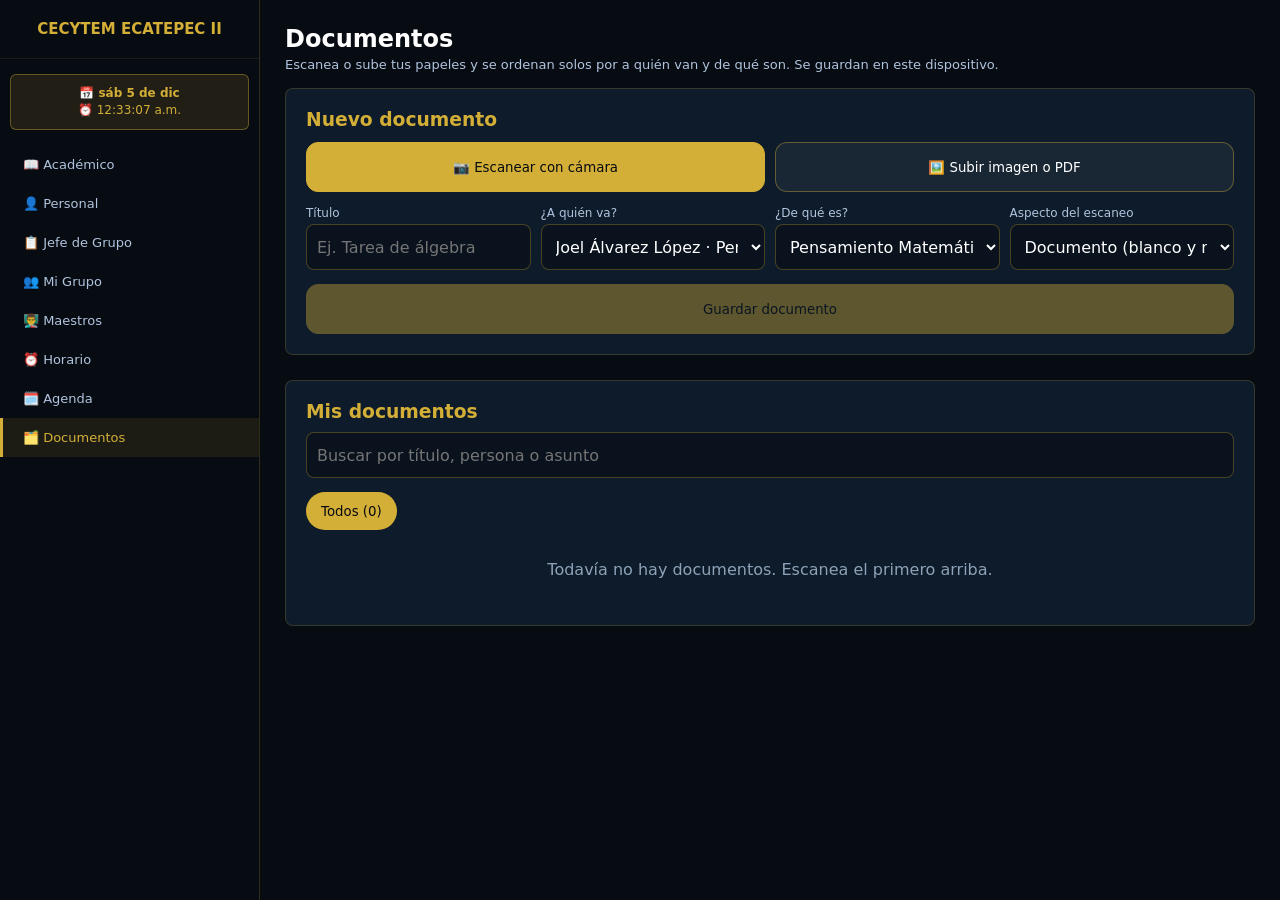
<file: documentos.html>
<!DOCTYPE html>
<html lang="es">
<head>
<meta charset="UTF-8">
<meta name="theme-color" content="#d4af37">
    <link rel="manifest" href="manifest.webmanifest">
    <meta name="mobile-web-app-capable" content="yes">
    <meta name="apple-mobile-web-app-capable" content="yes">
    <meta name="apple-mobile-web-app-status-bar-style" content="black-translucent">
    <meta name="apple-mobile-web-app-title" content="CECYTEM 101">
    <meta name="viewport" content="width=device-width, initial-scale=1, viewport-fit=cover">
<title>Documentos · CECYTEM Ecatepec II</title>
<link rel="stylesheet" href="style.css">
<script src="supabase.js"></script>
<style>
.dc-bar{display:grid;grid-template-columns:repeat(auto-fit,minmax(170px,1fr));gap:10px}
.dc-b{min-height:50px;border-radius:12px;border:1px solid rgba(212,175,55,.4);background:rgba(255,255,255,.05);color:#fff;font:600 15px inherit;font-family:inherit;cursor:pointer;padding:0 14px}
.dc-b.p{background:#d4af37;color:#070b12;border-color:#d4af37}.dc-b:disabled{opacity:.4}
.dc-f{display:grid;grid-template-columns:repeat(auto-fit,minmax(200px,1fr));gap:10px;margin-top:14px}
.dc-f label{display:block;color:#b0c4de;font-size:12px;margin-bottom:4px}
.dc-f select,.dc-f input{width:100%;min-height:46px;border-radius:8px;border:1px solid rgba(212,175,55,.3);background:rgba(0,0,0,.3);color:#fff;padding:0 10px;font-size:16px}
.dc-pg{display:flex;gap:10px;overflow-x:auto;padding:12px 0}.dc-pg:empty{display:none}
.dc-p{flex:none;width:96px;position:relative}.dc-p canvas,.dc-p img{width:96px;height:128px;object-fit:cover;border-radius:6px;background:#fff;display:block}
.dc-p span{position:absolute;left:4px;top:4px;background:#070b12cc;color:#fff;font-size:11px;padding:1px 6px;border-radius:8px}
.dc-p div{display:flex;gap:4px;margin-top:4px}.dc-p button{flex:1;min-height:34px;border-radius:6px;border:1px solid #ffffff30;background:#ffffff10;color:#fff;cursor:pointer}
.dc-sec{margin-top:18px}.dc-sec>h3{color:#d4af37;font-size:16px;margin:0 0 2px}.dc-sec>small{color:#8da2b8}
.dc-sub{color:#b0c4de;font-size:12px;margin:12px 0 6px;font-weight:600}
.dc-it{display:flex;gap:12px;align-items:center;padding:10px;border-radius:10px;background:rgba(255,255,255,.04);margin-bottom:8px}
.dc-it img{width:52px;height:68px;object-fit:cover;border-radius:5px;background:#fff;flex:none}.dc-it .ic{width:52px;height:68px;border-radius:5px;background:#7f1d1d;display:grid;place-items:center;font-size:12px;font-weight:700;flex:none}
.dc-it div.t{flex:1;min-width:0}.dc-it b{display:block;color:#fff;font-size:14px;overflow-wrap:anywhere}.dc-it small{color:#8da2b8}
.dc-ac{display:flex;gap:6px;flex-wrap:wrap;margin-top:6px}.dc-ac button{min-height:36px;padding:0 12px;border-radius:8px;border:1px solid #d4af3755;background:none;color:#e8eef6;cursor:pointer;font-size:13px}
.dc-cam{position:fixed;inset:0;background:#000;z-index:200;display:none;flex-direction:column}.dc-cam.on{display:flex}
.dc-cam video{flex:1;min-height:0;width:100%;object-fit:contain;background:#000}
.dc-cam .bar{display:flex;gap:10px;justify-content:space-between;align-items:center;padding:14px 16px calc(14px + env(safe-area-inset-bottom));background:#070b12}
.dc-sh{width:68px;height:68px;border-radius:50%;border:5px solid #fff;background:#d4af37;cursor:pointer}
.dc-chips{display:flex;gap:6px;overflow-x:auto;margin:14px 0 4px}.dc-chips button{flex:none;min-height:38px;padding:0 14px;border-radius:19px;border:1px solid #d4af3755;background:none;color:#e8eef6;cursor:pointer}.dc-chips .on{background:#d4af37;color:#070b12}
.dc-v{position:fixed;inset:0;background:#000e;z-index:210;display:none;overflow:auto;padding:16px}.dc-v.on{display:block}.dc-v img{display:block;max-width:100%;margin:0 auto 12px;border-radius:6px}
</style>
</head>
<body>
<div class="sidebar" id="appSidebar">
    <div class="sidebar-brand">CECYTEM ECATEPEC II</div>
    <div class="reloj-sidebar" id="global-reloj-fecha">Sincronizando reloj...</div>
    <a href="dashboard.html" class="nav-btn">📖 Académico</a>
    <a href="personal.html" class="nav-btn">👤 Personal</a>
    <a href="jefe.html" class="nav-btn">📋 Jefe de Grupo</a>
    <a href="grupo.html" class="nav-btn">👥 Mi Grupo</a>
    <a href="maestros.html" class="nav-btn">👨‍🏫 Maestros</a>
    <a href="horarios.html" class="nav-btn">⏰ Horario</a>
    <a href="agenda.html" class="nav-btn">🗓️ Agenda</a>
    <a href="documentos.html" class="nav-btn active">🗂️ Documentos</a>
</div>
<div class="main-content">
    <button class="menu-toggle" onclick="toggleMenu()">☰ Menú</button>
    <h2>Documentos</h2>
    <p style="color:#b0c4de;font-size:13px;margin:4px 0 16px">Escanea o sube tus papeles y se ordenan solos por a quién van y de qué son. Se guardan en este dispositivo.</p>

    <div class="card">
      <h3 style="color:#d4af37;margin-bottom:12px">Nuevo documento</h3>
      <div class="dc-bar">
        <button class="dc-b p" onclick="abrirCamara()">📷 Escanear con cámara</button>
        <button class="dc-b" onclick="$('fArch').click()">🖼️ Subir imagen o PDF</button>
      </div>
      <input type="file" id="fArch" accept="image/*,application/pdf" multiple hidden>
      <div class="dc-pg" id="dcPaginas"></div>
      <div class="dc-f">
        <div><label for="dcTitulo">Título</label><input id="dcTitulo" placeholder="Ej. Tarea de álgebra"></div>
        <div><label for="dcPara">¿A quién va?</label><select id="dcPara"></select></div>
        <div><label for="dcAsunto">¿De qué es?</label><select id="dcAsunto"></select></div>
        <div><label for="dcFiltro">Aspecto del escaneo</label><select id="dcFiltro"><option value="doc">Documento (blanco y negro nítido)</option><option value="gris">Escala de grises</option><option value="color">Color original</option></select></div>
      </div>
      <button class="dc-b p" id="dcGuardar" style="width:100%;margin-top:14px" disabled onclick="guardarDoc()">Guardar documento</button>
    </div>

    <div class="card" style="margin-top:20px">
      <h3 style="color:#d4af37">Mis documentos</h3>
      <input id="dcBuscar" placeholder="Buscar por título, persona o asunto" style="width:100%;min-height:46px;margin-top:10px;border-radius:8px;border:1px solid rgba(212,175,55,.3);background:rgba(0,0,0,.3);color:#fff;padding:0 10px;font-size:16px">
      <div class="dc-chips" id="dcChips"></div>
      <div id="dcLista"></div>
    </div>
</div>

<div class="dc-cam" id="dcCam"><video id="dcVideo" playsinline muted></video>
  <div class="bar"><button class="dc-b" onclick="cerrarCamara()">Listo</button><button class="dc-sh" onclick="capturar()" aria-label="Tomar foto"></button><span id="dcCont" style="color:#fff;min-width:70px;text-align:right">0 hojas</span></div></div>
<div class="dc-v" id="dcVer" onclick="this.classList.remove('on')"></div>

<script src="app.js"></script>
<script src="escuela.js"></script>
<script src="avisos.js"></script>
<script>
const $ = id => document.getElementById(id);
const esc = t => String(t).replace(/[&<>"']/g, c => ({'&':'&amp;','<':'&lt;','>':'&gt;','"':'&quot;',"'":'&#39;'}[c]));
const { DOCENTES } = window.ESCUELA;
const ADMIN = ['Dirección','Control escolar','Orientación / Tutoría','Jefe de grupo','Otro'];
const TIPOS = ['Tarea o trabajo','Examen','Justificante','Permiso','Constancia','Identificación','Otro'];
let paginas = [], stream = null, filtro = 'todos';

// ---------- Base de datos local (IndexedDB) ----------
const dbp = new Promise((ok, mal) => { const r = indexedDB.open('cecytem_docs', 1); r.onupgradeneeded = () => r.result.createObjectStore('docs', { keyPath:'id' }); r.onsuccess = () => ok(r.result); r.onerror = () => mal(r.error); });
const tx = async (modo, f) => { const db = await dbp; return new Promise((ok, mal) => { const t = db.transaction('docs', modo), r = f(t.objectStore('docs')); t.oncomplete = () => ok(r.result); t.onerror = () => mal(t.error); }); };
const todos = () => tx('readonly', s => s.getAll());
const poner = d => tx('readwrite', s => s.put(d));
const quitar = id => tx('readwrite', s => s.delete(id));

// ---------- Escaneo ----------
async function abrirCamara() {
  if (!navigator.mediaDevices || !navigator.mediaDevices.getUserMedia) return alert('Este navegador no permite usar la cámara aquí. Usa "Subir imagen o PDF" o abre la app desde https.');
  try { stream = await navigator.mediaDevices.getUserMedia({ video:{ facingMode:{ ideal:'environment' }, width:{ ideal:1920 } }, audio:false }); }
  catch (e) { return alert('No se pudo abrir la cámara. Revisa el permiso del navegador.'); }
  $('dcVideo').srcObject = stream; await $('dcVideo').play(); $('dcCam').classList.add('on'); $('dcCont').textContent = paginas.length + ' hojas';
}
function cerrarCamara() { if (stream) stream.getTracks().forEach(t => t.stop()); stream = null; $('dcCam').classList.remove('on'); }
function capturar() {
  const v = $('dcVideo'); if (!v.videoWidth) return;
  const c = document.createElement('canvas'); c.width = v.videoWidth; c.height = v.videoHeight; c.getContext('2d').drawImage(v, 0, 0);
  c.toBlob(b => { paginas.push({ blob:b, rot:0 }); $('dcCont').textContent = paginas.length + ' hojas'; if (navigator.vibrate) navigator.vibrate(30); renderPaginas(); }, 'image/jpeg', 0.92);
}
$('fArch').addEventListener('change', e => {
  [...e.target.files].forEach(f => f.type === 'application/pdf' ? paginas.push({ pdf:f }) : paginas.push({ blob:f, rot:0 }));
  e.target.value = ''; if (!$('dcTitulo').value && paginas[0]) $('dcTitulo').value = (paginas[0].pdf || paginas[0].blob).name?.replace(/\.[^.]+$/, '') || ''; renderPaginas();
});
// Dibuja una hoja: gira, reduce a 1700 px y aplica el aspecto elegido
async function procesar(p, modo, max = 1700) {
  const bm = await createImageBitmap(p.blob), r = ((p.rot % 360) + 360) % 360, giro = r === 90 || r === 270;
  const k = Math.min(1, max / Math.max(bm.width, bm.height)), w = Math.round(bm.width * k), h = Math.round(bm.height * k);
  const c = document.createElement('canvas'); c.width = giro ? h : w; c.height = giro ? w : h;
  const x = c.getContext('2d'); x.translate(c.width/2, c.height/2); x.rotate(r * Math.PI / 180); x.drawImage(bm, -w/2, -h/2, w, h);
  if (modo !== 'color') {
    const im = x.getImageData(0, 0, c.width, c.height), d = im.data, hist = new Uint32Array(256);
    for (let i = 0; i < d.length; i += 4) { const g = (d[i]*.299 + d[i+1]*.587 + d[i+2]*.114) | 0; d[i] = d[i+1] = d[i+2] = g; hist[g]++; }
    const tot = d.length / 4; let a = 0, lo = 0, hi = 255; while (lo < 255 && (a += hist[lo]) < tot*.02) lo++; a = 0; while (hi > 0 && (a += hist[hi]) < tot*.12) hi--;
    if (hi - lo < 30) { lo = 0; hi = 255; }
    for (let i = 0; i < d.length; i += 4) { let v = (d[i] - lo) / (hi - lo); v = v < 0 ? 0 : v > 1 ? 1 : v; if (modo === 'doc') v = v > .8 ? 1 : v * v * (3 - 2 * v) * 1.05; d[i] = d[i+1] = d[i+2] = Math.min(255, v * 255); }
    x.putImageData(im, 0, 0);
  }
  return c;
}
async function renderPaginas() {
  const modo = $('dcFiltro').value, box = $('dcPaginas'); box.innerHTML = '';
  for (let i = 0; i < paginas.length; i++) {
    const p = paginas[i], el = document.createElement('div'); el.className = 'dc-p';
    if (p.pdf) el.innerHTML = `<div class="dc-it" style="margin:0;padding:0"><div class="ic" style="width:96px;height:128px">PDF</div></div>`;
    else { const c = await procesar(p, modo, 300), im = new Image(); im.src = c.toDataURL('image/jpeg', .7); el.appendChild(im); }
    el.insertAdjacentHTML('beforeend', `<span>${i+1}</span><div>${p.pdf ? '' : `<button onclick="girar(${i})" aria-label="Girar">↻</button>`}<button onclick="borrarPag(${i})" aria-label="Quitar">✕</button></div>`);
    box.appendChild(el);
  }
  $('dcGuardar').disabled = !paginas.length;
}
const girar = i => { paginas[i].rot = (paginas[i].rot + 90) % 360; renderPaginas(); };
const borrarPag = i => { paginas.splice(i, 1); renderPaginas(); };
$('dcFiltro').addEventListener('change', renderPaginas);

// ---------- PDF sin librerías: cada hoja es un JPEG dentro de una página A4 ----------
async function hacerPDF(blobs) {
  const enc = new TextEncoder(), partes = [], offs = []; let len = 0;
  const add = x => { const u = typeof x === 'string' ? enc.encode(x) : x; partes.push(u); len += u.length; };
  const obj = (n, f) => { offs[n] = len; add(`${n} 0 obj\n`); f(); add('\nendobj\n'); };
  const imgs = []; for (const b of blobs) { const bm = await createImageBitmap(b); imgs.push({ w:bm.width, h:bm.height, u:new Uint8Array(await b.arrayBuffer()) }); }
  const n = imgs.length, kids = imgs.map((_, i) => `${3 + i*3} 0 R`).join(' ');
  add('%PDF-1.4\n');
  obj(1, () => add('<< /Type /Catalog /Pages 2 0 R >>'));
  obj(2, () => add(`<< /Type /Pages /Count ${n} /Kids [${kids}] >>`));
  imgs.forEach((im, i) => {
    const pw = im.w > im.h ? 842 : 595, ph = im.w > im.h ? 595 : 842, s = Math.min((pw - 20) / im.w, (ph - 20) / im.h), w = im.w * s, h = im.h * s, x = (pw - w) / 2, y = (ph - h) / 2, p = 3 + i*3;
    obj(p, () => add(`<< /Type /Page /Parent 2 0 R /MediaBox [0 0 ${pw} ${ph}] /Resources << /XObject << /I ${p+2} 0 R >> >> /Contents ${p+1} 0 R >>`));
    const cs = `q ${w.toFixed(2)} 0 0 ${h.toFixed(2)} ${x.toFixed(2)} ${y.toFixed(2)} cm /I Do Q`;
    obj(p+1, () => add(`<< /Length ${cs.length} >>\nstream\n${cs}\nendstream`));
    obj(p+2, () => { add(`<< /Type /XObject /Subtype /Image /Width ${im.w} /Height ${im.h} /ColorSpace /DeviceRGB /BitsPerComponent 8 /Filter /DCTDecode /Length ${im.u.length} >>\nstream\n`); add(im.u); add('\nendstream'); });
  });
  const total = 3 + n*3, xr = len;
  add(`xref\n0 ${total}\n0000000000 65535 f \n` + offs.slice(1, total).map(o => String(o).padStart(10, '0') + ' 00000 n \n').join(''));
  add(`trailer\n<< /Size ${total} /Root 1 0 R >>\nstartxref\n${xr}\n%%EOF`);
  return new Blob(partes, { type:'application/pdf' });
}

// ---------- Guardar y organizar ----------
function llenarSelects() {
  $('dcPara').innerHTML = '<optgroup label="Docentes">' + DOCENTES.map(d => `<option value="${esc(d.nombre)}" data-m="${esc(d.materia)}">${esc(d.nombre)} · ${esc(d.materia.split(',')[0].split(' I')[0])}</option>`).join('') + '</optgroup><optgroup label="Escuela">' + ADMIN.map(a => `<option>${a}</option>`).join('') + '</optgroup>';
  $('dcAsunto').innerHTML = '<optgroup label="Materia">' + DOCENTES.map(d => `<option>${esc(d.materia)}</option>`).join('') + '</optgroup><optgroup label="Tipo de trámite">' + TIPOS.map(t => `<option>${t}</option>`).join('') + '</optgroup>';
  const sinc = () => { const m = $('dcPara').selectedOptions[0].dataset.m; if (m) $('dcAsunto').value = m; };
  $('dcPara').addEventListener('change', sinc); sinc();
}
async function guardarDoc() {
  if (!paginas.length) return; $('dcGuardar').disabled = true;
  const modo = $('dcFiltro').value, base = { titulo:$('dcTitulo').value.trim() || 'Documento sin título', para:$('dcPara').value, asunto:$('dcAsunto').value, fecha:Date.now() };
  const imgs = paginas.filter(p => p.blob), pdfs = paginas.filter(p => p.pdf);
  try {
    if (imgs.length) {
      const bl = []; for (const p of imgs) { const c = await procesar(p, modo); bl.push(await new Promise(r => c.toBlob(r, 'image/jpeg', .82))); }
      const mini = await procesar(imgs[0], modo, 200);
      await poner({ ...base, id:crypto.randomUUID(), tipo:'pdf', hojas:bl.length, archivo:await hacerPDF(bl), preview:await new Promise(r => mini.toBlob(r, 'image/jpeg', .6)), imagenes:bl });
    }
    for (const p of pdfs) await poner({ ...base, id:crypto.randomUUID(), titulo:pdfs.length > 1 || imgs.length ? p.pdf.name.replace(/\.pdf$/i, '') : base.titulo, tipo:'pdf', hojas:null, archivo:p.pdf });
  } catch (e) { alert('No se pudo guardar: ' + e.message); $('dcGuardar').disabled = false; return; }
  paginas = []; $('dcTitulo').value = ''; renderPaginas(); renderLista();
}

// ---------- Biblioteca: primero A QUIÉN va, luego DE QUÉ es ----------
const URLs = []; const url = b => { const u = URL.createObjectURL(b); URLs.push(u); return u; };
async function renderLista() {
  URLs.splice(0).forEach(URL.revokeObjectURL);
  const docs = await todos(), q = $('dcBuscar').value.toLowerCase().trim();
  const orden = [...DOCENTES.map(d => d.nombre), ...ADMIN], paras = [...new Set(docs.map(d => d.para))].sort((a, b) => (orden.indexOf(a) + 1 || 99) - (orden.indexOf(b) + 1 || 99));
  $('dcChips').innerHTML = ['todos', ...paras].map(p => `<button class="${p === filtro ? 'on' : ''}" data-p="${esc(p)}">${p === 'todos' ? 'Todos (' + docs.length + ')' : esc(p.split(' ').slice(0, 2).join(' ')) + ' (' + docs.filter(d => d.para === p).length + ')'}</button>`).join('');
  $('dcChips').querySelectorAll('button').forEach(b => b.onclick = () => { filtro = b.dataset.p; renderLista(); });
  const vis = docs.filter(d => (filtro === 'todos' || d.para === filtro) && (!q || (d.titulo + d.para + d.asunto).toLowerCase().includes(q)));
  if (!vis.length) { $('dcLista').innerHTML = `<p style="color:#8da2b8;text-align:center;padding:26px 8px">${docs.length ? 'Nada coincide con tu búsqueda.' : 'Todavía no hay documentos. Escanea el primero arriba.'}</p>`; return; }
  $('dcLista').innerHTML = paras.filter(p => vis.some(d => d.para === p)).map(p => {
    const mios = vis.filter(d => d.para === p), asuntos = [...new Set(mios.map(d => d.asunto))];
    return `<section class="dc-sec"><h3>${esc(p)}</h3><small>${mios.length} documento${mios.length > 1 ? 's' : ''}</small>` + asuntos.map(a => `<div class="dc-sub">${esc(a)}</div>` + mios.filter(d => d.asunto === a).sort((x, y) => y.fecha - x.fecha).map(d =>
      `<div class="dc-it">${d.preview ? `<img src="${url(d.preview)}" alt="">` : '<div class="ic">PDF</div>'}<div class="t"><b>${esc(d.titulo)}</b><small>${new Date(d.fecha).toLocaleDateString('es-MX', { day:'numeric', month:'short', year:'numeric' })}${d.hojas ? ' · ' + d.hojas + ' hoja' + (d.hojas > 1 ? 's' : '') : ''}</small>
      <div class="dc-ac"><button onclick="ver('${d.id}')">Ver</button><button onclick="bajar('${d.id}')">Descargar</button><button onclick="compartir('${d.id}')">Compartir</button><button onclick="borrar('${d.id}')">Eliminar</button></div></div></div>`).join('')).join('') + '</section>';
  }).join('');
}
const uno = async id => (await todos()).find(d => d.id === id);
const nombreArch = d => d.titulo.replace(/[^\w\- áéíóúñÁÉÍÓÚÑ]/g, '').trim().replace(/\s+/g, '_') + '.pdf';
async function ver(id) { const d = await uno(id), v = $('dcVer'); if (d.imagenes) { v.innerHTML = d.imagenes.map(b => `<img src="${url(b)}">`).join(''); v.classList.add('on'); } else window.open(url(d.archivo), '_blank'); }
async function bajar(id) { const d = await uno(id), a = document.createElement('a'); a.href = url(d.archivo); a.download = nombreArch(d); document.body.appendChild(a); a.click(); a.remove(); }
async function compartir(id) {
  const d = await uno(id), f = new File([d.archivo], nombreArch(d), { type:'application/pdf' });
  if (navigator.canShare && navigator.canShare({ files:[f] })) { try { await navigator.share({ files:[f], title:d.titulo, text:'Para: ' + d.para + ' · ' + d.asunto }); } catch (_) {} }
  else bajar(id);
}
async function borrar(id) { if (confirm('¿Eliminar este documento?')) { await quitar(id); renderLista(); } }
$('dcBuscar').addEventListener('input', renderLista);
llenarSelects(); renderLista();
</script>
</body>
</html>
</file>
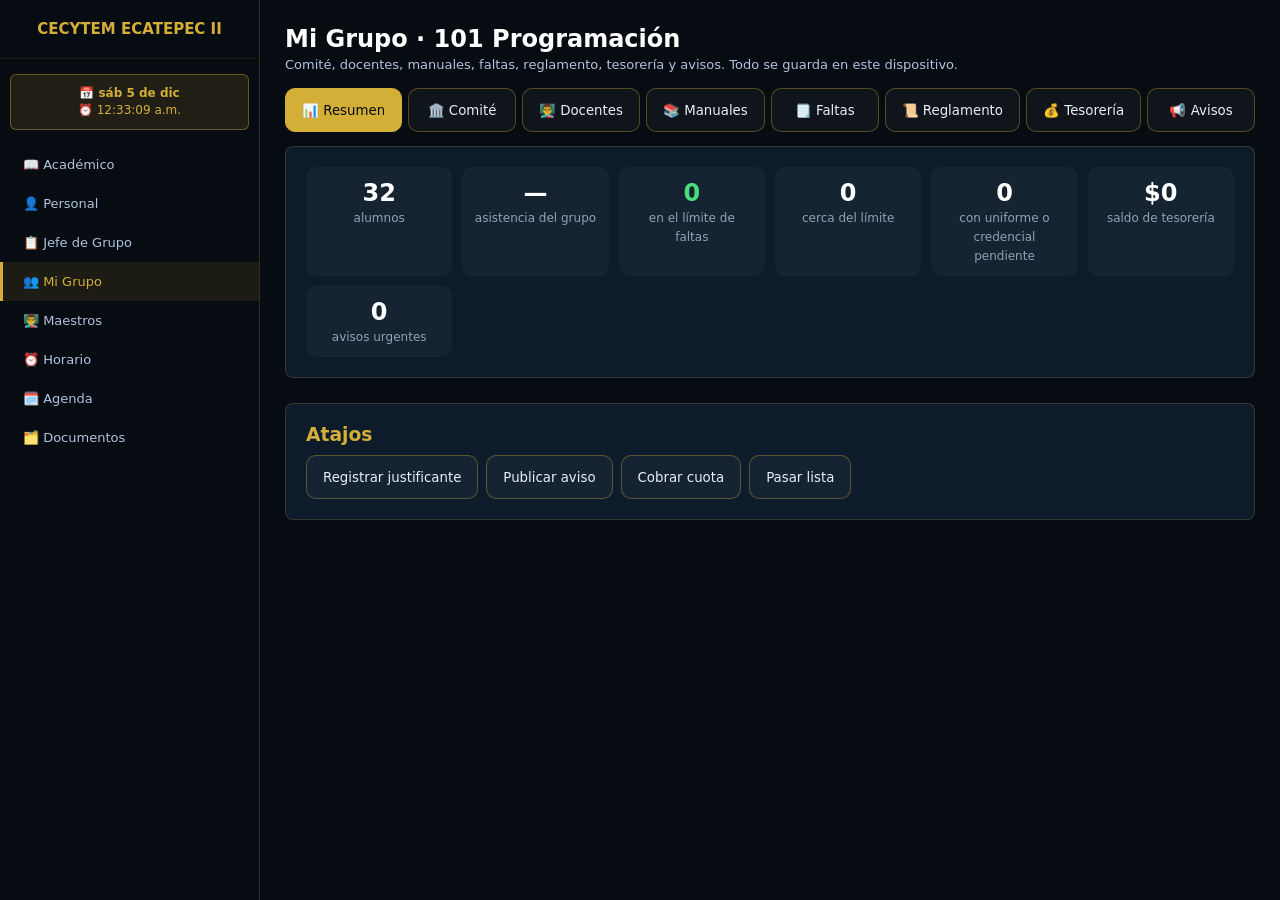
<file: grupo.html>
<!DOCTYPE html>
<html lang="es">
<head>
<meta charset="UTF-8">
<meta name="theme-color" content="#d4af37">
    <link rel="manifest" href="manifest.webmanifest">
    <meta name="mobile-web-app-capable" content="yes">
    <meta name="apple-mobile-web-app-capable" content="yes">
    <meta name="apple-mobile-web-app-status-bar-style" content="black-translucent">
    <meta name="apple-mobile-web-app-title" content="CECYTEM 101">
    <meta name="viewport" content="width=device-width, initial-scale=1, viewport-fit=cover">
<title>Mi Grupo · CECYTEM Ecatepec II</title>
<link rel="stylesheet" href="style.css">
<script src="supabase.js"></script>
<style>
.ag-t{display:flex;gap:6px;margin:16px 0 14px;overflow-x:auto}.ag-t button,.ag-b{min-height:44px;padding:0 16px;border-radius:10px;border:1px solid rgba(212,175,55,.35);background:rgba(255,255,255,.04);color:#e8eef6;font:600 14px inherit;font-family:inherit;cursor:pointer;white-space:nowrap}
.ag-t button{flex:1}.ag-t .on,.ag-b.p{background:#d4af37;color:#070b12;border-color:#d4af37}
.ag-f{display:grid;grid-template-columns:repeat(auto-fit,minmax(170px,1fr));gap:10px}.ag-f label{display:block;color:#b0c4de;font-size:12px;margin-bottom:4px}
.ag-f input,.ag-f select,.ag-ta{width:100%;min-height:46px;border-radius:8px;border:1px solid rgba(212,175,55,.3);background:rgba(0,0,0,.3);color:#fff;padding:0 10px;font-size:16px;font-family:inherit}
.ag-ta{min-height:260px;padding:12px;line-height:1.5;resize:vertical}
.ag-it{display:flex;gap:12px;align-items:center;padding:12px;border-radius:10px;background:rgba(255,255,255,.04);border-left:4px solid var(--c);margin-top:10px}
.ag-it.ok{opacity:.45}.ag-it.ok b{text-decoration:line-through}.ag-it div{flex:1;min-width:0}.ag-it b{display:block;color:#fff;overflow-wrap:anywhere}.ag-it small{color:#8da2b8}
.ag-it input[type=checkbox]{width:24px;height:24px;accent-color:#d4af37;flex:none}.ag-w{color:#d4af37;font-weight:700;font-size:13px;text-align:right;white-space:nowrap}.ag-w.v{color:#f87171}
.ag-x{background:none;border:0;color:#8da2b8;font-size:18px;cursor:pointer;min-width:36px;min-height:44px}
.ag-big{font-size:clamp(46px,16vw,76px);font-weight:700;text-align:center;font-variant-numeric:tabular-nums;color:#fff;margin:6px 0}
.ag-bar{height:8px;border-radius:4px;background:rgba(255,255,255,.1);overflow:hidden}.ag-bar i{display:block;height:100%;background:var(--c,#d4af37)}
.ag-st{display:grid;grid-template-columns:repeat(auto-fit,minmax(80px,1fr));gap:10px;margin-top:12px;text-align:center}.ag-st div{background:rgba(255,255,255,.04);border-radius:10px;padding:10px}.ag-st b{display:block;font-size:22px;color:#fff}.ag-st span{font-size:12px;color:#8da2b8}
.ag-d{display:flex;flex-wrap:wrap;gap:6px;margin-top:12px}.ag-d span{width:38px;text-align:center;border-radius:8px;padding:6px 0;font-size:12px;background:rgba(255,255,255,.06)}.ag-d .P{background:#16a34a55}.ag-d .R{background:#d9770655}.ag-d .F{background:#dc262655}.ag-d .J{background:#2563eb55}
.ag-v{color:#8da2b8;text-align:center;padding:22px 8px;font-size:14px}

.gp-r{display:flex;gap:8px;flex-wrap:wrap;margin-top:10px;align-items:center}.gp-r input,.gp-r select,.gp-r textarea{flex:1 1 150px;min-height:44px;border-radius:8px;border:1px solid rgba(212,175,55,.3);background:rgba(0,0,0,.3);color:#fff;padding:8px 10px;font-size:16px;font-family:inherit;min-width:0}
.gp-r textarea{flex-basis:100%;min-height:80px}.gp-k{display:grid;grid-template-columns:repeat(auto-fit,minmax(130px,1fr));gap:10px}.gp-k div{background:rgba(255,255,255,.04);border-radius:10px;padding:12px;text-align:center}.gp-k b{display:block;font-size:24px;color:#fff}.gp-k span{font-size:12px;color:#8da2b8}
.gp-tag{display:inline-block;border-radius:10px;padding:2px 9px;font-size:12px;font-weight:600;background:#ffffff14}.gp-tag.r{background:#dc262655;color:#fecaca}.gp-tag.a{background:#d9770655;color:#fed7aa}.gp-tag.v{background:#16a34a55;color:#bbf7d0}
.gp-c{margin-top:14px}.gp-c h3{color:#d4af37;margin:0 0 4px}.ag-it small{display:block}.gp-pg{display:grid;grid-template-columns:repeat(auto-fill,minmax(150px,1fr));gap:8px;margin-top:10px}
.gp-pg label{display:flex;gap:8px;align-items:center;background:rgba(255,255,255,.04);border-radius:8px;padding:8px;font-size:13px;color:#e8eef6;min-height:44px}.gp-pg input{width:20px;height:20px;accent-color:#d4af37;flex:none}
.ag-it select{background:rgba(0,0,0,.4);color:#fff;border:1px solid rgba(212,175,55,.3);border-radius:8px;min-height:40px;padding:0 6px;flex:none;max-width:130px}
.gp-ur{border-left-color:#f87171!important;background:rgba(248,113,113,.08)}
</style>
</head>
<body>
<div class="sidebar" id="appSidebar">
    <div class="sidebar-brand">CECYTEM ECATEPEC II</div>
    <div class="reloj-sidebar" id="global-reloj-fecha">Sincronizando reloj...</div>
    <a href="dashboard.html" class="nav-btn">📖 Académico</a>
    <a href="personal.html" class="nav-btn">👤 Personal</a>
    <a href="jefe.html" class="nav-btn">📋 Jefe de Grupo</a>
    <a href="grupo.html" class="nav-btn active">👥 Mi Grupo</a>
    <a href="maestros.html" class="nav-btn">👨‍🏫 Maestros</a>
    <a href="horarios.html" class="nav-btn">⏰ Horario</a>
    <a href="agenda.html" class="nav-btn">🗓️ Agenda</a>
    <a href="documentos.html" class="nav-btn">🗂️ Documentos</a>
</div>
<div class="main-content">
    <button class="menu-toggle" onclick="toggleMenu()">☰ Menú</button>
    <h2>Mi Grupo · 101 Programación</h2>
    <p style="color:#b0c4de;font-size:13px;margin:4px 0 0">Comité, docentes, manuales, faltas, reglamento, tesorería y avisos. Todo se guarda en este dispositivo.</p>
    <div class="ag-t" id="gT"></div><div id="gV"></div>
</div>
<script src="app.js"></script>
<script src="escuela.js"></script>
<script src="avisos.js"></script>
<script src="datos.js"></script>
<script>
const { DOCENTES, aulaDe, colorDe } = window.ESCUELA;
const L = (k, d) => { const v = leer('g101_' + k, d); return v; }, S = (k, v) => guardar('g101_' + k, v);
const ctl = c => c, nom = c => (ALUMNOS.find(a => a.control === c) || { nombre:c }).nombre;
const id = () => Date.now().toString(36) + Math.random().toString(36).slice(2, 5), $m = n => '$' + (+n || 0).toLocaleString('es-MX');
const fecha = f => new Date(f + 'T12:00').toLocaleDateString('es-MX', { day:'numeric', month:'short' });
const TABS = { resumen:'📊 Resumen', comite:'🏛️ Comité', docentes:'👨‍🏫 Docentes', manuales:'📚 Manuales', faltas:'🗒️ Faltas', reglas:'📜 Reglamento', tesoreria:'💰 Tesorería', avisos:'📢 Avisos' };
let tab = 'resumen', matM = 'Todas', cuotaSel = null, alumnoSel = ALUMNOS[0].control;
const go = t => { tab = t; $('gT').innerHTML = Object.entries(TABS).map(([k, v]) => `<button class="${k === t ? 'on' : ''}" onclick="go('${k}')">${v}</button>`).join(''); ({ resumen:vResumen, comite:vComite, docentes:vDocentes, manuales:vManuales, faltas:vFaltas, reglas:vReglas, tesoreria:vTesoreria, avisos:vAvisos })[t](); };
const copiar = async t => { try { if (navigator.share && /Mobi|Android/i.test(navigator.userAgent)) await navigator.share({ text:t }); else { await navigator.clipboard.writeText(t); alert('Copiado. Ya puedes pegarlo en WhatsApp.'); } } catch (_) {} };
const vacio = t => `<div class="ag-v">${t}</div>`;

// ---- datos derivados ----
function faltasInfo() {
  const dias = Object.keys(cierres).filter(d => cierres[d]), just = L('just', []);
  return ALUMNOS.map(({ control:c, nombre:n }) => { const r = resumenAlumno(ctl(c), dias), pf = dias.length ? r.f / dias.length * 100 : 0, nj = just.filter(j => j.control === ctl(c)).length; return { c:ctl(c), n, ...r, dias:dias.length, pf, nj }; });
}
const saldo = () => { const cu = L('cuotas', []), g = L('gastos', []); const rec = cu.reduce((s, q) => s + q.monto * Object.values(q.pagos || {}).filter(Boolean).length, 0), gas = g.reduce((s, x) => s + x.monto, 0); return { rec, gas, sal:rec - gas }; };

// ---- Resumen ----
function vResumen() {
  const fi = faltasInfo(), riesgo = fi.filter(x => x.pf >= 10).length, cerca = fi.filter(x => x.pf >= 7 && x.pf < 10).length, s = saldo(), av = L('avisos', []).filter(a => a.urgente).length;
  const chk = leer(K.check, {}), inc = ALUMNOS.filter(({ control:c }) => { const x = chk[ctl(c)]; return x && ((x.uniforme && x.uniforme !== 'Completo') || x.credencial === 'No'); });
  const pg = fi.filter(x => x.pct !== null), prom = pg.length ? Math.round(pg.reduce((a, x) => a + x.pct, 0) / pg.length) : null;
  $('gV').innerHTML = `<div class="card"><div class="gp-k"><div><b>${ALUMNOS.length}</b><span>alumnos</span></div><div><b>${prom === null ? '—' : prom + '%'}</b><span>asistencia del grupo</span></div><div><b style="color:${riesgo ? '#f87171' : '#4ade80'}">${riesgo}</b><span>en el límite de faltas</span></div><div><b>${cerca}</b><span>cerca del límite</span></div><div><b>${inc.length}</b><span>con uniforme o credencial pendiente</span></div><div><b style="color:${s.sal < 0 ? '#f87171' : '#fff'}">${$m(s.sal)}</b><span>saldo de tesorería</span></div><div><b>${av}</b><span>avisos urgentes</span></div></div></div>
  <div class="card gp-c"><h3>Atajos</h3><div class="gp-r"><button class="ag-b" onclick="go('faltas')">Registrar justificante</button><button class="ag-b" onclick="go('avisos')">Publicar aviso</button><button class="ag-b" onclick="go('tesoreria')">Cobrar cuota</button><button class="ag-b" onclick="location.href='jefe.html'">Pasar lista</button></div></div>`;
}
// ---- Comité ----
function vComite() {
  let m = L('comite', null); if (!m) { m = [{ id:id(), rol:'Jefe de grupo', nombre:'Bogart Yael Palapa Hernández', tel:'' }, { id:id(), rol:'Subjefe', nombre:'Christopher', tel:'' }, { id:id(), rol:'Suplente', nombre:'Ian', tel:'' }, { id:id(), rol:'Orientadora', nombre:'Ing. Erika Xichetl Gutiérrez Trejo', tel:'' }]; S('comite', m); }
  $('gV').innerHTML = `<div class="card">${m.map(x => `<div class="ag-it" style="--c:#d4af37"><div><b>${esc(x.rol)}</b><div class="gp-r" style="margin:6px 0 0"><input value="${esc(x.nombre)}" aria-label="Nombre" onchange="edCom('${x.id}','nombre',this.value)"><input value="${esc(x.tel)}" type="tel" placeholder="Teléfono" aria-label="Teléfono" onchange="edCom('${x.id}','tel',this.value)"></div></div>${x.tel ? `<a class="ag-b" style="display:grid;place-items:center;text-decoration:none" href="tel:${esc(x.tel)}">Llamar</a>` : ''}<button class="ag-x" onclick="delCom('${x.id}')" aria-label="Quitar">✕</button></div>`).join('')}
  <div class="gp-r"><input id="cR" placeholder="Cargo (ej. Tesorero)"><input id="cN" placeholder="Nombre"><button class="ag-b p" onclick="addCom()">Agregar</button></div></div>`;
}
const edCom = (i, k, v) => { const m = L('comite', []); m.forEach(x => { if (x.id === i) x[k] = v; }); S('comite', m); if (k === 'tel') vComite(); };
const delCom = i => { if (confirm('¿Quitar del comité?')) { S('comite', L('comite', []).filter(x => x.id !== i)); vComite(); } };
const addCom = () => { const r = $('cR').value.trim(), n = $('cN').value.trim(); if (!r || !n) return; const m = L('comite', []); m.push({ id:id(), rol:r, nombre:n, tel:'' }); S('comite', m); vComite(); };
// ---- Docentes, avisos de clase y acuerdos ----
function vDocentes() {
  const da = L('docavisos', {}), ac = L('acuerdos', []);
  $('gV').innerHTML = DOCENTES.map(d => `<div class="ag-it" style="--c:${d.color};align-items:flex-start"><div><b>${esc(d.materia)}</b><small>${esc(d.nombre)} · ${d.horas} h/sem · ${aulaDe(d.materia)}</small><div class="gp-r" style="margin-top:8px"><input value="${esc(da[d.materia] || '')}" placeholder="Aviso o cambio de última hora" aria-label="Aviso de ${esc(d.materia)}" onchange="edDA(this,'${d.materia.replace(/'/g, "\\'")}')"></div></div></div>`).join('') +
  `<div class="card gp-c"><h3>Firmas y acuerdos de clase</h3><div class="gp-r"><select id="aM">${DOCENTES.map(d => `<option>${esc(d.materia)}</option>`).join('')}</select><textarea id="aT" placeholder="Acuerdo tomado con el docente (fechas, criterios, material)…"></textarea><button class="ag-b p" onclick="addAc()">Guardar acuerdo</button></div>
  ${ac.length ? ac.slice().reverse().map(x => `<div class="ag-it" style="--c:${colorDe(x.materia)}"><div><b>${esc(x.texto)}</b><small>${esc(x.materia)} · ${fecha(x.fecha)}</small></div><button class="ag-x" onclick="delAc('${x.id}')" aria-label="Eliminar">✕</button></div>`).join('') : vacio('Aún no hay acuerdos registrados.')}</div>`;
}
const edDA = (el, m) => { const d = L('docavisos', {}); d[m] = el.value; S('docavisos', d); };
const addAc = () => { const t = $('aT').value.trim(); if (!t) return; const a = L('acuerdos', []); a.push({ id:id(), materia:$('aM').value, texto:t, fecha:HOY }); S('acuerdos', a); vDocentes(); };
const delAc = i => { S('acuerdos', L('acuerdos', []).filter(x => x.id !== i)); vDocentes(); };
// ---- Manuales (archivos en el dispositivo + enlaces) ----
const dbp = new Promise((ok, mal) => { const r = indexedDB.open('cecytem_manuales', 1); r.onupgradeneeded = () => r.result.createObjectStore('m', { keyPath:'id' }); r.onsuccess = () => ok(r.result); r.onerror = () => mal(r.error); });
const tx = async (modo, f) => { const db = await dbp; return new Promise((ok, mal) => { const t = db.transaction('m', modo), r = f(t.objectStore('m')); t.oncomplete = () => ok(r.result); t.onerror = () => mal(t.error); }); };
async function vManuales() {
  const todos = await tx('readonly', s => s.getAll()), mats = ['Todas', ...DOCENTES.map(d => d.materia)], vis = todos.filter(x => matM === 'Todas' || x.materia === matM).sort((a, b) => b.fecha - a.fecha);
  $('gV').innerHTML = `<div class="card"><div class="gp-r" style="margin:0"><select id="mM">${DOCENTES.map(d => `<option ${d.materia === matM ? 'selected' : ''}>${esc(d.materia)}</option>`).join('')}</select><button class="ag-b p" onclick="$('mF').click()">⬆️ Subir manual o guía</button><button class="ag-b" onclick="addEnlace()">🔗 Agregar enlace</button></div><input type="file" id="mF" multiple hidden>
  <div style="display:flex;gap:6px;overflow-x:auto;margin-top:14px">${mats.map(m => `<button class="ag-b ${m === matM ? 'p' : ''}" style="flex:none;min-height:38px" onclick="matM='${m.replace(/'/g, "\\'")}';vManuales()">${esc(m.replace(/ I$/, ''))}</button>`).join('')}</div></div>
  <div class="card gp-c">${vis.length ? vis.map(x => `<div class="ag-it" style="--c:${colorDe(x.materia)}"><div><b>${esc(x.nombre)}</b><small>${esc(x.materia)} · ${x.url ? 'Enlace' : (x.blob.size / 1024 | 0) + ' KB'} · ${fecha(new Date(x.fecha).toISOString().slice(0, 10))}</small></div><button class="ag-b" onclick="abrirM('${x.id}')">Abrir</button><button class="ag-x" onclick="delM('${x.id}')" aria-label="Eliminar">✕</button></div>`).join('') : vacio('Sin manuales en esta materia. Sube el PDF del manual del alumno o guarda su enlace.')}</div>`;
  $('mF').onchange = async e => { for (const f of e.target.files) await tx('readwrite', s => s.put({ id:id(), materia:$('mM').value, nombre:f.name, blob:f, fecha:Date.now() })); vManuales(); };
}
async function addEnlace() { const u = prompt('Pega el enlace (https://…)'); if (!u || !/^https?:\/\//i.test(u)) return u && alert('El enlace debe empezar con http:// o https://'); const n = prompt('Nombre del recurso', 'Manual en línea') || 'Enlace'; await tx('readwrite', s => s.put({ id:id(), materia:$('mM').value, nombre:n, url:u, fecha:Date.now() })); vManuales(); }
async function abrirM(i) { const x = (await tx('readonly', s => s.getAll())).find(y => y.id === i); window.open(x.url || URL.createObjectURL(x.blob), '_blank', 'noopener'); }
async function delM(i) { if (confirm('¿Eliminar este recurso?')) { await tx('readwrite', s => s.delete(i)); vManuales(); } }
// ---- Faltas y justificantes ----
function vFaltas() {
  const fi = faltasInfo().sort((a, b) => b.pf - a.pf || a.n.localeCompare(b.n)), just = L('just', []);
  const tag = x => x.pf >= 10 ? '<span class="gp-tag r">En el límite</span>' : x.pf >= 7 ? '<span class="gp-tag a">Cerca del límite</span>' : '<span class="gp-tag v">Bien</span>';
  $('gV').innerHTML = `<div class="card"><h3 style="color:#d4af37">Conteo de faltas (límite 10%)</h3><p style="color:#8da2b8;font-size:12px;margin:4px 0 0">Se calcula sobre ${fi[0].dias} día(s) con lista cerrada en Jefe de Grupo. Las asistencias sin registrar cuentan como falta.</p>
  ${fi[0].dias ? fi.map(x => `<div class="ag-it" style="--c:${x.pf >= 10 ? '#f87171' : x.pf >= 7 ? '#fb923c' : '#4ade80'}"><div><b>${esc(x.n)}</b><small>${x.f} falta(s) · ${x.r} retardo(s) · ${x.nj}/3 justificantes</small></div><div style="text-align:right"><b style="color:#fff">${x.pf.toFixed(1)}%</b>${tag(x)}</div></div>`).join('') : vacio('Cuando cierres tu primera lista en Jefe de Grupo, aquí aparecerá el conteo.')}</div>
  <div class="card gp-c"><h3>Solicitud rápida de justificante</h3><div class="gp-r"><select id="jA">${ALUMNOS.map(a => `<option value="${ctl(a.control)}">${esc(a.nombre)}</option>`).join('')}</select><input id="jF" type="date" value="${HOY}" aria-label="Fecha de la falta"><input id="jM" placeholder="Motivo (ej. cita médica)"><button class="ag-b p" onclick="addJust()">Registrar y copiar solicitud</button></div>
  ${just.length ? just.slice().reverse().map(j => `<div class="ag-it" style="--c:#60a5fa"><div><b>${esc(nom(j.control))}</b><small>${fecha(j.fecha)} · ${esc(j.motivo)}</small></div><select aria-label="Estado" onchange="estJ('${j.id}',this.value)">${['Pendiente', 'Entregado', 'Aprobado'].map(e => `<option ${e === j.estado ? 'selected' : ''}>${e}</option>`).join('')}</select><button class="ag-x" onclick="delJ('${j.id}')" aria-label="Eliminar">✕</button></div>`).join('') : vacio('Sin justificantes registrados.')}</div>`;
}
function addJust() {
  const c = $('jA').value, f = $('jF').value, m = $('jM').value.trim(); if (!f || !m) return alert('Escribe la fecha y el motivo.');
  const just = L('just', []); if (just.filter(j => j.control === c).length >= 3 && !confirm('Este alumno ya tiene 3 justificantes registrados. ¿Registrar otro de todos modos?')) return;
  just.push({ id:id(), control:c, fecha:f, motivo:m, estado:'Pendiente' }); S('just', just);
  copiar(`Solicitud de justificante de falta\nGrupo 101 · Programación · CECYTEM Plantel Ecatepec II\n\nAlumno: ${nom(c)}\nNo. de control: ${c}\nFecha de la falta: ${fecha(f)}\nMotivo: ${m}\n\nSolicito a Orientación Educativa (Ing. Erika Xichetl Gutiérrez Trejo) el trámite del justificante.\n\nAtte. Bogart Yael Palapa Hernández, Jefe de grupo`); vFaltas();
}
const estJ = (i, e) => { const j = L('just', []); j.forEach(x => { if (x.id === i) x.estado = e; }); S('just', j); };
const delJ = i => { S('just', L('just', []).filter(x => x.id !== i)); vFaltas(); };
// ---- Listas editables (reglamento y protocolos) ----
function listaEd(key, seed, titulo, ph) {
  let l = L(key, null); if (!l) { l = seed.map(s => ({ id:id(), ...s })); S(key, l); }
  return `<div class="card gp-c"><h3>${titulo}</h3>${l.map(x => `<div class="ag-it" style="--c:#d4af37;align-items:flex-start"><div><b>${esc(x.t)}</b><textarea class="ag-ta" style="min-height:70px;margin-top:6px" placeholder="${ph}" aria-label="${esc(x.t)}" onchange="edL('${key}','${x.id}',this.value)">${esc(x.d)}</textarea></div><button class="ag-x" onclick="delL('${key}','${x.id}')" aria-label="Quitar">✕</button></div>`).join('')}
  <div class="gp-r"><input id="n_${key}" placeholder="Nuevo punto"><button class="ag-b p" onclick="addL('${key}')">Agregar</button></div></div>`;
}
const edL = (k, i, v) => { const l = L(k, []); l.forEach(x => { if (x.id === i) x.d = v; }); S(k, l); };
const delL = (k, i) => { if (confirm('¿Quitar este punto?')) { S(k, L(k, []).filter(x => x.id !== i)); go(tab); } };
const addL = k => { const t = $('n_' + k).value.trim(); if (!t) return; const l = L(k, []); l.push({ id:id(), t, d:'' }); S(k, l); go(tab); };
const PH = 'Pega aquí el texto oficial del código de convivencia';
function vReglas() {
  const chk = leer(K.check, {}), al = ALUMNOS.map(({ control:c, nombre:n }) => { const x = chk[ctl(c)] || {}, p = []; if (x.uniforme && x.uniforme !== 'Completo') p.push('uniforme ' + x.uniforme.toLowerCase()); if (x.credencial === 'No') p.push('sin credencial'); return p.length ? { n, p:p.join(' · ') } : null; }).filter(Boolean);
  $('gV').innerHTML = listaEd('reglas', [{ t:'Horarios y puntualidad', d:'' }, { t:'Uso de credencial', d:'' }, { t:'Artículos no solicitados', d:'' }, { t:'Uniforme', d:'' }], 'Código de convivencia (resumen)', PH) +
    `<div class="card gp-c"><h3>Alertas por incumplimiento</h3><p style="color:#8da2b8;font-size:12px;margin:4px 0 0">Sale del checklist que llenas en Jefe de Grupo (uniforme y credencial).</p>${al.length ? al.map(x => `<div class="ag-it" style="--c:#fb923c"><div><b>${esc(x.n)}</b><small>${esc(x.p)}</small></div></div>`).join('') : vacio('Sin alertas registradas.')}</div>`;
}
// ---- Tesorería ----
function vTesoreria() {
  const cu = L('cuotas', []), g = L('gastos', []), s = saldo(), q = cu.find(x => x.id === cuotaSel) || null, al = ALUMNOS.find(a => a.control === alumnoSel) || ALUMNOS[0];
  $('gV').innerHTML = `<div class="card"><div class="gp-k"><div><b>${$m(s.rec)}</b><span>recaudado</span></div><div><b>${$m(s.gas)}</b><span>gastado</span></div><div><b style="color:${s.sal < 0 ? '#f87171' : '#4ade80'}">${$m(s.sal)}</b><span>saldo en caja</span></div></div></div>
  <div class="card gp-c"><h3>Cuotas del grupo</h3><div class="gp-r"><input id="qC" placeholder="Concepto (ej. Impresiones)"><input id="qM" type="number" inputmode="decimal" min="0" placeholder="Monto por alumno"><button class="ag-b p" onclick="addQ()">Crear cuota</button></div>
  ${cu.map(x => { const n = Object.values(x.pagos || {}).filter(Boolean).length; return `<div class="ag-it" style="--c:#d4af37;cursor:pointer" onclick="cuotaSel='${x.id}';vTesoreria()"><div><b>${esc(x.concepto)} · ${$m(x.monto)}</b><small>Pagaron ${n}/${ALUMNOS.length} · recaudado ${$m(n * x.monto)} · falta ${$m((ALUMNOS.length - n) * x.monto)}</small></div><button class="ag-x" onclick="event.stopPropagation();delQ('${x.id}')" aria-label="Eliminar">✕</button></div>`; }).join('') || vacio('Crea una cuota para llevar quién ya pagó.')}
  ${q ? `<div class="gp-c"><h3 style="font-size:15px">${esc(q.concepto)}: marca quién pagó</h3><div class="gp-pg">${ALUMNOS.map(a => `<label><input type="checkbox" ${(q.pagos || {})[ctl(a.control)] ? 'checked' : ''} onchange="pagar('${q.id}','${ctl(a.control)}',this.checked)">${esc(a.nombre.split(' ').slice(0, 3).join(' '))}</label>`).join('')}</div></div>` : ''}</div>
  <div class="card gp-c"><h3>Gastos</h3><div class="gp-r"><input id="xC" placeholder="Concepto del gasto"><input id="xM" type="number" inputmode="decimal" min="0" placeholder="Monto"><button class="ag-b p" onclick="addG()">Registrar gasto</button></div>
  ${g.length ? g.slice().reverse().map(x => `<div class="ag-it" style="--c:#f87171"><div><b>${esc(x.concepto)}</b><small>${fecha(x.fecha)}</small></div><b style="color:#fff">${$m(x.monto)}</b><button class="ag-x" onclick="delG('${x.id}')" aria-label="Eliminar">✕</button></div>`).join('') : vacio('Sin gastos registrados.')}</div>
  <div class="card gp-c"><h3>Estado de cuenta por alumno</h3><div class="gp-r"><select id="eA" onchange="alumnoSel=this.value;vTesoreria()">${ALUMNOS.map(a => `<option value="${a.control}" ${a.control === alumnoSel ? 'selected' : ''}>${esc(a.nombre)}</option>`).join('')}</select></div>
  ${cu.length ? cu.map(x => { const ok = (x.pagos || {})[ctl(al.control)]; return `<div class="ag-it" style="--c:${ok ? '#4ade80' : '#f87171'}"><div><b>${esc(x.concepto)}</b><small>${$m(x.monto)}</small></div><span class="gp-tag ${ok ? 'v' : 'r'}">${ok ? 'Pagado' : 'Debe'}</span></div>`; }).join('') + `<p style="color:#e8eef6;margin-top:10px">Adeudo total: <b>${$m(cu.reduce((t, x) => t + ((x.pagos || {})[ctl(al.control)] ? 0 : x.monto), 0))}</b></p>` : vacio('Aún no hay cuotas.')}</div>`;
}
const addQ = () => { const c = $('qC').value.trim(), m = +$('qM').value; if (!c || !(m > 0)) return alert('Escribe el concepto y un monto mayor a 0.'); const cu = L('cuotas', []), n = { id:id(), concepto:c, monto:m, pagos:{} }; cu.push(n); S('cuotas', cu); cuotaSel = n.id; vTesoreria(); };
const delQ = i => { if (confirm('¿Eliminar la cuota y sus pagos?')) { S('cuotas', L('cuotas', []).filter(x => x.id !== i)); if (cuotaSel === i) cuotaSel = null; vTesoreria(); } };
const pagar = (i, c, v) => { const cu = L('cuotas', []); cu.forEach(x => { if (x.id === i) { x.pagos = x.pagos || {}; x.pagos[c] = v; } }); S('cuotas', cu); vTesoreria(); };
const addG = () => { const c = $('xC').value.trim(), m = +$('xM').value; if (!c || !(m > 0)) return alert('Escribe el concepto y un monto mayor a 0.'); const g = L('gastos', []); g.push({ id:id(), concepto:c, monto:m, fecha:HOY }); S('gastos', g); vTesoreria(); };
const delG = i => { S('gastos', L('gastos', []).filter(x => x.id !== i)); vTesoreria(); };
// ---- Avisos y protocolos ----
function vAvisos() {
  const av = L('avisos', []).sort((a, b) => (b.urgente - a.urgente) || b.fecha.localeCompare(a.fecha) || b.id.localeCompare(a.id));
  $('gV').innerHTML = `<div class="card"><h3 style="color:#d4af37">Tablón de anuncios</h3><div class="gp-r"><input id="vT" placeholder="Título (ej. Examen de inglés)"><textarea id="vD" placeholder="Detalle del aviso…"></textarea><label style="color:#e8eef6;display:flex;gap:8px;align-items:center;min-height:44px"><input type="checkbox" id="vU" style="width:20px;height:20px;accent-color:#f87171">Urgente</label><button class="ag-b p" onclick="addAv()">Publicar</button></div>
  ${av.length ? av.map(a => `<div class="ag-it ${a.urgente ? 'gp-ur' : ''}" style="--c:${a.urgente ? '#f87171' : '#d4af37'}"><div><b>${a.urgente ? '🚨 ' : ''}${esc(a.titulo)}</b><small>${fecha(a.fecha)}</small><small style="color:#cbd5e1;white-space:pre-wrap">${esc(a.texto)}</small></div><button class="ag-b" onclick="shAv('${a.id}')">Compartir</button><button class="ag-x" onclick="delAv('${a.id}')" aria-label="Eliminar">✕</button></div>`).join('') : vacio('No hay avisos publicados.')}</div>` +
  listaEd('protocolos', [{ t:'Emergencia médica', d:'Avisar de inmediato al docente en turno y a Orientación. En caso grave, llamar al 911.' }, { t:'Sismo o evacuación', d:'' }, { t:'Incendio', d:'' }], 'Protocolos de emergencia', 'Escribe aquí los pasos del protocolo del plantel');
}
function addAv() { const t = $('vT').value.trim(); if (!t) return alert('Escribe el título del aviso.'); const a = L('avisos', []); a.push({ id:id(), titulo:t, texto:$('vD').value.trim(), urgente:$('vU').checked, fecha:HOY }); S('avisos', a); vAvisos(); }
const delAv = i => { S('avisos', L('avisos', []).filter(x => x.id !== i)); vAvisos(); };
const shAv = i => { const a = L('avisos', []).find(x => x.id === i); copiar(`${a.urgente ? '🚨 URGENTE · ' : ''}*${a.titulo}*\n${a.texto}\n— Jefatura del Grupo 101`); };
document.addEventListener('DOMContentLoaded', () => go('resumen'));
</script>
</body>
</html>
</file>
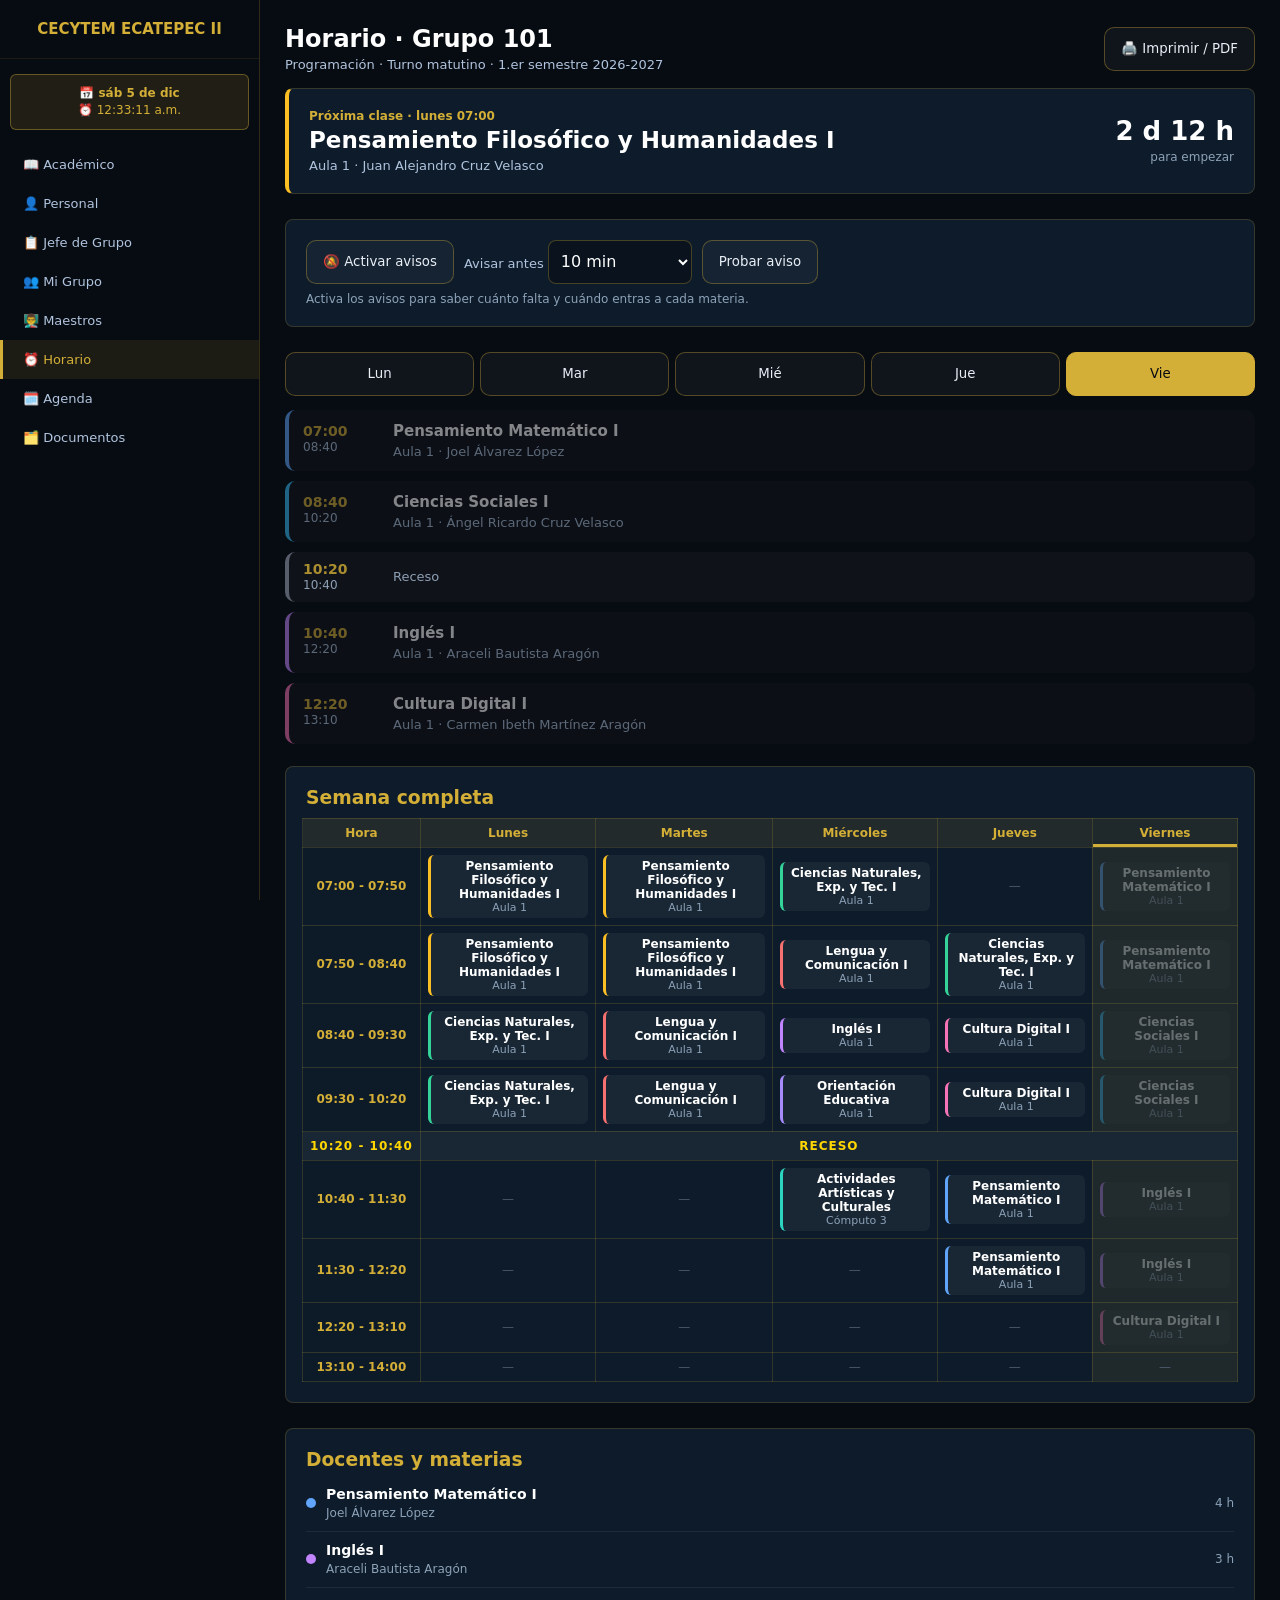
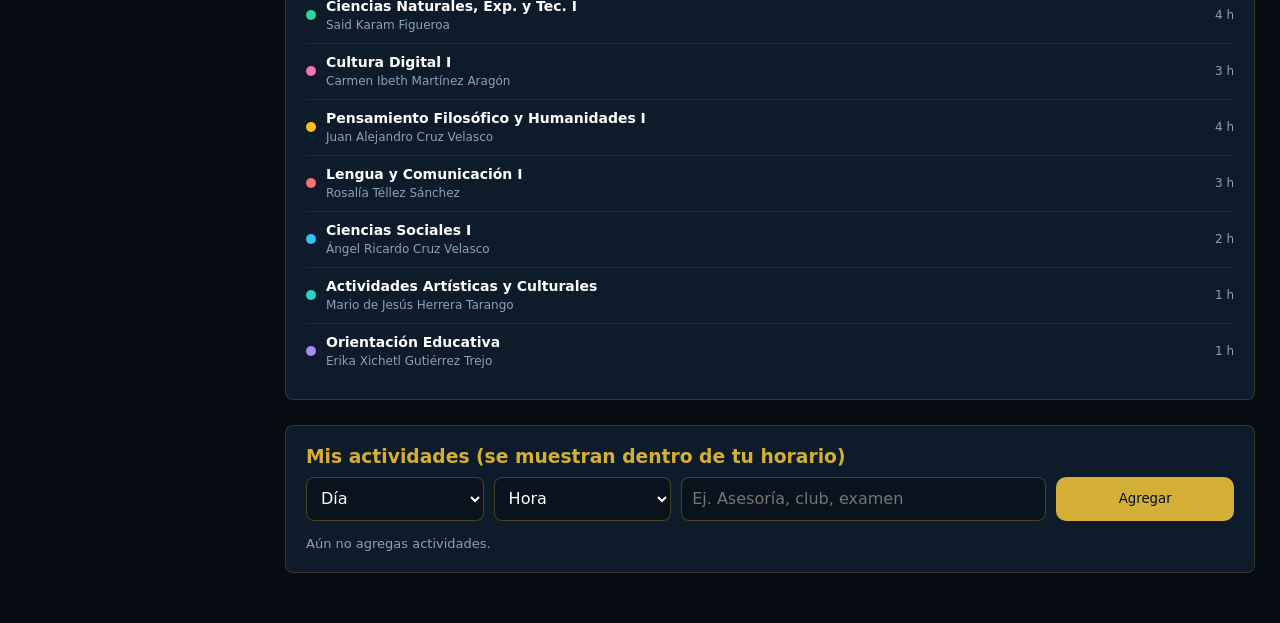
<file: horarios.html>
<!DOCTYPE html>
<html lang="es">
<head>
<meta charset="UTF-8">
<meta name="theme-color" content="#d4af37">
    <link rel="manifest" href="manifest.webmanifest">
    <meta name="mobile-web-app-capable" content="yes">
    <meta name="apple-mobile-web-app-capable" content="yes">
    <meta name="apple-mobile-web-app-status-bar-style" content="black-translucent">
    <meta name="apple-mobile-web-app-title" content="CECYTEM 101">
    <meta name="viewport" content="width=device-width, initial-scale=1, viewport-fit=cover">
<title>Horario · Grupo 101 · CECYTEM Ecatepec II</title>
<link rel="stylesheet" href="style.css">
<script src="supabase.js"></script>
<style>
.hz-hero{border-left:4px solid var(--c,#d4af37);display:flex;flex-wrap:wrap;gap:6px 18px;align-items:center;justify-content:space-between}
.hz-hero b{font-size:clamp(17px,4.5vw,22px);color:#fff}.hz-hero small{color:#b0c4de;display:block;margin-top:3px}
.hz-min{font-size:13px;color:#d4af37;font-weight:700;white-space:nowrap}
.hz-tabs{display:flex;gap:6px;margin:16px 0 12px;overflow-x:auto;padding-bottom:2px}
.hz-tabs button,.hz-btn{min-height:44px;padding:0 16px;border-radius:10px;border:1px solid rgba(212,175,55,.35);background:rgba(255,255,255,.04);color:#e8eef6;font:600 14px inherit;font-family:inherit;cursor:pointer;flex:1;white-space:nowrap}
.hz-tabs button.on{background:#d4af37;color:#070b12;border-color:#d4af37}
.hz-tabs button.hoy:not(.on){border-color:#d4af37;color:#d4af37}
.hz-list{display:grid;gap:10px}
.hz-item{display:grid;grid-template-columns:78px 1fr;gap:12px;background:rgba(255,255,255,.04);border-left:4px solid var(--c);border-radius:10px;padding:12px 14px}
.hz-item.ya{opacity:.5}.hz-item.ahora{background:rgba(212,175,55,.13);box-shadow:0 0 0 1px #d4af37 inset}
.hz-item .t{font-weight:700;color:#d4af37;font-size:14px;line-height:1.3}.hz-item .t span{display:block;color:#b0c4de;font-weight:500;font-size:12px}
.hz-item h4{margin:0 0 4px;color:#fff;font-size:15px}.hz-item p{margin:0;color:#b0c4de;font-size:13px}
.hz-item.receso{--c:#6b7280;padding:8px 14px;opacity:.8}.hz-item.pers{--c:#d4af37;border-style:dashed}
.hz-vacio{text-align:center;color:#8da2b8;padding:28px 10px}
.hz-wrap{overflow-x:auto;margin:0 -4px}.hz-tab{width:100%;min-width:640px;border-collapse:collapse}
.hz-tab th,.hz-tab td{border:1px solid rgba(212,175,55,.18);padding:7px;font-size:12px;text-align:center;vertical-align:middle}
.hz-tab th{background:rgba(212,175,55,.1);color:#d4af37}.hz-tab td:first-child{position:sticky;left:0;background:#0d1a27;color:#d4af37;font-weight:700;white-space:nowrap}
.hz-tab td.hoy,.hz-tab th.hoy{background:rgba(212,175,55,.09)}.hz-tab .rc td{color:#ffd700;letter-spacing:1px;font-weight:700;background:rgba(255,255,255,.05)}
.hz-m{display:block;padding:4px 6px;border-radius:6px;font-weight:600;border-left:3px solid var(--c);background:rgba(255,255,255,.05)}.hz-m i{display:block;font-style:normal;font-weight:400;color:#8da2b8;font-size:11px}
.hz-doc{display:flex;gap:10px;align-items:center;padding:10px 0;border-bottom:1px solid rgba(255,255,255,.07)}.hz-doc:last-child{border:0}
.hz-doc i{width:10px;height:10px;border-radius:50%;background:var(--c);flex:none}.hz-doc div{flex:1;min-width:0}.hz-doc b{display:block;color:#fff;font-size:14px}.hz-doc span{color:#8da2b8;font-size:12px}
.hz-f{display:grid;grid-template-columns:repeat(auto-fit,minmax(150px,1fr));gap:10px}
.hz-f select,.hz-f input{min-height:44px;border-radius:8px;border:1px solid rgba(212,175,55,.3);background:rgba(0,0,0,.3);color:#fff;padding:0 10px;font-size:16px}
.hz-top{display:flex;gap:10px;flex-wrap:wrap;align-items:center;justify-content:space-between}
@media print{.sidebar,.menu-toggle,.hz-tabs,#hzForm,.hz-noprint{display:none!important}.main-content{margin:0!important;padding:0!important}body{background:#fff!important}.card,.hz-tab td,.hz-tab th{background:#fff!important;color:#000!important}.hz-m{border-color:#000;background:#fff}}
.ah{margin-top:16px}.hz-av{margin-top:12px}.hz-avr{display:flex;flex-wrap:wrap;gap:10px;align-items:center}.hz-avr .hz-btn{flex:none}.hz-btn.on{background:rgba(212,175,55,.2);border-color:#d4af37;color:#d4af37}
.hz-p{height:5px;background:rgba(255,255,255,.1);border-radius:3px;margin-top:8px;overflow:hidden}.hz-p i{display:block;height:100%;background:var(--c);transition:width 1s linear}
.hz-tab td.pasada .hz-m{opacity:.32}.hz-tab td.ahora .hz-m{background:rgba(212,175,55,.2);box-shadow:0 0 0 2px #d4af37,0 0 14px rgba(212,175,55,.5)}
.hz-tab tr.fila-ahora td:first-child{background:#d4af37;color:#070b12}.hz-tab tr.rc.fila-ahora td{background:rgba(212,175,55,.25)}.hz-tab th.hoy{box-shadow:inset 0 -3px #d4af37}
</style>
</head>
<body>
<div class="sidebar" id="appSidebar">
    <div class="sidebar-brand">CECYTEM ECATEPEC II</div>
    <div class="reloj-sidebar" id="global-reloj-fecha">Sincronizando reloj...</div>
    <a href="dashboard.html" class="nav-btn">📖 Académico</a>
    <a href="personal.html" class="nav-btn">👤 Personal</a>
    <a href="jefe.html" class="nav-btn">📋 Jefe de Grupo</a>
    <a href="grupo.html" class="nav-btn">👥 Mi Grupo</a>
    <a href="maestros.html" class="nav-btn">👨‍🏫 Maestros</a>
    <a href="horarios.html" class="nav-btn active">⏰ Horario</a>
    <a href="agenda.html" class="nav-btn">🗓️ Agenda</a>
    <a href="documentos.html" class="nav-btn">🗂️ Documentos</a>
</div>
<div class="main-content">
    <button class="menu-toggle" onclick="toggleMenu()">☰ Menú</button>
    <div class="hz-top"><div><h2 style="margin:0">Horario · Grupo 101</h2>
    <p style="color:#b0c4de;font-size:13px;margin:4px 0 0">Programación · Turno matutino · 1.er semestre 2026-2027</p></div>
    <button class="hz-btn hz-noprint" style="flex:none" onclick="print()">🖨️ Imprimir / PDF</button></div>

    <div class="card ah" id="hzHero" style="margin-top:16px"></div>

    <div class="card hz-av" id="hzAv"></div>

    <div class="hz-tabs" id="hzTabs" role="tablist"></div>
    <div class="hz-list" id="hzDia"></div>

    <div class="card" style="margin-top:22px"><h3 style="color:#d4af37;margin-bottom:10px">Semana completa</h3>
      <div class="hz-wrap"><table class="hz-tab"><thead id="hzHead"></thead><tbody id="hzSem"></tbody></table></div></div>

    <div class="card" style="margin-top:20px"><h3 style="color:#d4af37;margin-bottom:6px">Docentes y materias</h3><div id="hzDocs"></div></div>

    <div class="card" id="hzForm" style="margin-top:20px"><h3 style="color:#d4af37;margin-bottom:10px">Mis actividades (se muestran dentro de tu horario)</h3>
      <div class="hz-f">
        <select id="pers-dia" aria-label="Día"></select>
        <select id="pers-hora" aria-label="Hora"></select>
        <input id="pers-actividad" placeholder="Ej. Asesoría, club, examen" style="grid-column:span 2" aria-label="Actividad">
        <button class="hz-btn" style="background:#d4af37;color:#070b12" onclick="agregarActividadPersonal()">Agregar</button>
      </div>
      <div id="hzPers" style="margin-top:12px"></div></div>
</div>
<script src="app.js"></script>
<script src="escuela.js"></script>
<script src="avisos.js"></script>
<script>
const { DIAS, DIA_NOMBRE, HORARIO, DOCENTES, aulaDe, docenteDe, colorDe, rango, hhmm, ahoraMX, bloquesDe, renderAhora } = window.ESCUELA;
const esc = t => String(t).replace(/[&<>"']/g, c => ({'&':'&amp;','<':'&lt;','>':'&gt;','"':'&quot;',"'":'&#39;'}[c]));
let diaSel = 'lunes', mostrarSemana = false;
const idxHoy = () => { const d = ahoraMX().getDay(); return d >= 1 && d <= 5 ? DIAS[d-1] : null; };
const personales = () => obtenerDatosSeguros('horarios_personales', []);

function itemsDelDia(dia) {
  const it = bloquesDe(dia).map(b => ({ ...b }));
  personales().filter(p => p.dia === DIA_NOMBRE[dia]).forEach(p => { const [i,f] = rango(p.hora); it.push({ tipo:'personal', ini:i, fin:f, texto:p.actividad }); });
  return it.sort((a,b) => a.ini - b.ini);
}
function renderHero() { renderAhora($('hzHero')); }
const $ = id => document.getElementById(id);
function renderTabs() {
  const hoy = idxHoy();
  $('hzTabs').innerHTML = DIAS.map(d => `<button role="tab" class="${d===diaSel?'on':''} ${d===hoy?'hoy':''}" onclick="diaSel='${d}';renderTodo()">${DIA_NOMBRE[d].slice(0,3)}</button>`).join('');
}
function renderDia() {
  const hoy = idxHoy() === diaSel, now = ahoraMX(), m = now.getHours()*60 + now.getMinutes();
  const items = itemsDelDia(diaSel);
  if (!items.some(i => i.tipo !== 'receso')) { $('hzDia').innerHTML = '<div class="hz-vacio">Sin clases este día.</div>'; return; }
  $('hzDia').innerHTML = items.map(i => {
    const est = hoy ? (m >= i.fin ? 'ya' : m >= i.ini ? 'ahora' : '') : '';
    const t = `<div class="t">${hhmm(i.ini)}<span>${hhmm(i.fin)}</span></div>`;
    if (i.tipo === 'receso') return `<div class="hz-item receso ${est}">${t}<p style="align-self:center">Receso</p></div>`;
    if (i.tipo === 'personal') return `<div class="hz-item pers ${est}">${t}<div><h4>${esc(i.texto)}</h4><p>Actividad personal</p></div></div>`;
    const pr = est === 'ahora' ? `<div class="hz-p"><i style="width:${Math.min(100, (m - i.ini) / (i.fin - i.ini) * 100).toFixed(1)}%"></i></div>` : '';
    return `<div class="hz-item ${est}" style="--c:${colorDe(i.materia)}">${t}<div><h4>${esc(i.materia)}</h4><p>${aulaDe(i.materia)} · ${esc(docenteDe(i.materia))}${est === 'ahora' ? ' · hasta las ' + hhmm(i.fin) : ''}</p>${pr}</div></div>`;
  }).join('');
}
function renderSemana() {
  const hoy = idxHoy(), n = ahoraMX(), m = n.getHours()*60 + n.getMinutes();
  $('hzHead').innerHTML = '<tr><th>Hora</th>' + DIAS.map(d => `<th class="${d===hoy?'hoy':''}">${DIA_NOMBRE[d]}</th>`).join('') + '</tr>';
  $('hzSem').innerHTML = HORARIO.map(r => {
    const [i, f] = rango(r.hora), fila = hoy && m >= i && m < f ? 'fila-ahora' : '';
    if (r.receso) return `<tr class="rc ${fila}"><td>${r.hora}</td><td colspan="5">RECESO</td></tr>`;
    return `<tr class="${fila}"><td>${r.hora}</td>` + DIAS.map(d => {
      const mat = r[d], est = d === hoy ? 'hoy ' + (m >= f ? 'pasada' : m >= i ? 'ahora' : '') : '';
      return `<td class="${est}">` + (mat === '-' ? '<span style="color:#4b5b6b">—</span>' : `<span class="hz-m" style="--c:${colorDe(mat)}">${esc(mat)}<i>${aulaDe(mat)}</i></span>`) + '</td>';
    }).join('') + '</tr>';
  }).join('');
  const w = document.querySelector('.hz-wrap'), t = document.querySelector('#hzHead th.hoy');
  if (w && t && !w.dataset.s) { w.scrollLeft = t.offsetLeft - w.clientWidth/2 + t.offsetWidth/2; w.dataset.s = 1; }
}
function renderAvisos() {
  const A = window.CECYTEM_AVISOS, c = A.cfg(), p = A.permiso();
  const msg = !c.on ? 'Activa los avisos para saber cuánto falta y cuándo entras a cada materia.' :
    p === 'granted' ? 'Recibirás notificaciones del sistema y avisos dentro de la app.' :
    p === 'denied' ? 'Notificaciones bloqueadas en el navegador: solo verás el aviso dentro de la app. Puedes permitirlas en los ajustes del sitio.' :
    p === 'unsupported' ? 'Este navegador no permite notificaciones del sistema: verás el aviso dentro de la app (en iPhone, instala la app en la pantalla de inicio).' : 'Falta permitir las notificaciones cuando el navegador lo pregunte.';
  $('hzAv').innerHTML = `<div class="hz-avr"><button class="hz-btn ${c.on ? 'on' : ''}" onclick="alternarAvisos()">${c.on ? '🔔 Avisos activados' : '🔕 Activar avisos'}</button>
    <label style="color:#b0c4de;font-size:13px">Avisar antes <select id="avAntes" onchange="CECYTEM_AVISOS.setAntes(+this.value)" style="min-height:44px;border-radius:8px;background:rgba(0,0,0,.3);color:#fff;border:1px solid rgba(212,175,55,.3);padding:0 8px;font-size:16px">${[0,5,10,15].map(x => `<option value="${x}" ${x === c.antes ? 'selected' : ''}>${x ? x + ' min' : 'solo al entrar'}</option>`).join('')}</select></label>
    <button class="hz-btn" onclick="CECYTEM_AVISOS.probar()">Probar aviso</button></div><p style="color:#8da2b8;font-size:12px;margin:8px 0 0">${msg}</p>`;
}
async function alternarAvisos() { const A = window.CECYTEM_AVISOS; if (A.cfg().on) A.desactivar(); else await A.activar(); renderAvisos(); }
function renderDocs() {
  $('hzDocs').innerHTML = DOCENTES.map(d => `<div class="hz-doc" style="--c:${d.color}"><i></i><div><b>${esc(d.materia)}</b><span>${esc(d.nombre)}</span></div><span>${d.horas} h</span></div>`).join('');
}
function renderPers() {
  const p = personales();
  $('hzPers').innerHTML = p.length ? p.map((a,i) => `<div class="hz-doc"><div><b>${esc(a.actividad)}</b><span>${esc(a.dia)} · ${esc(a.hora)}</span></div><button class="hz-btn" style="flex:none;min-height:36px;padding:0 12px" onclick="borrarPers(${i})" aria-label="Eliminar">✕</button></div>`).join('')
    : '<span style="color:#8da2b8;font-size:13px">Aún no agregas actividades.</span>';
}
function agregarActividadPersonal() {
  const dia = $('pers-dia').value, hora = $('pers-hora').value, actividad = $('pers-actividad').value.trim();
  if (!dia || !hora || !actividad) { alert('Elige día, hora y escribe la actividad.'); return; }
  const p = personales(); p.push({ dia, hora, actividad });
  localStorage.setItem('horarios_personales', JSON.stringify(p));
  $('pers-actividad').value = ''; renderTodo();
}
function borrarPers(i) { const p = personales(); p.splice(i,1); localStorage.setItem('horarios_personales', JSON.stringify(p)); renderTodo(); }
function renderTodo() { renderHero(); renderTabs(); renderDia(); renderPers(); }
document.addEventListener('DOMContentLoaded', () => {
  diaSel = idxHoy() || 'lunes';
  $('pers-dia').innerHTML = '<option value="" disabled selected>Día</option>' + DIAS.map(d => `<option>${DIA_NOMBRE[d]}</option>`).join('');
  $('pers-hora').innerHTML = '<option value="" disabled selected>Hora</option>' + HORARIO.filter(r => !r.receso).map(r => `<option>${r.hora}</option>`).join('');
  renderSemana(); renderDocs(); renderTodo();
  setInterval(renderHero, 1000); setInterval(() => { renderDia(); renderSemana(); }, 20000); renderAvisos();
});
</script>
</body>
</html>
</file>
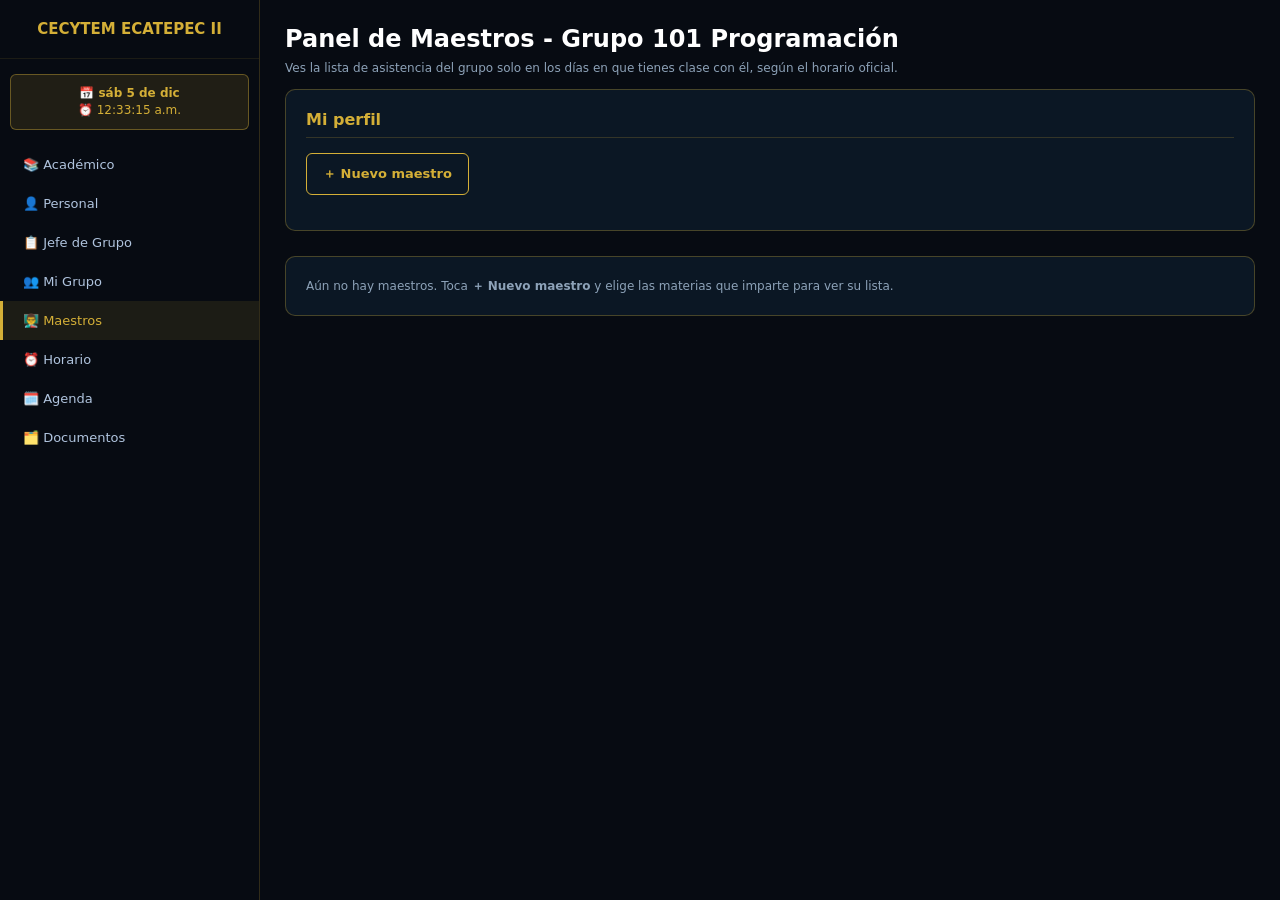
<file: maestros.html>
<!DOCTYPE html>
<html lang="es">
<head>
<meta charset="UTF-8">
<meta name="theme-color" content="#d4af37">
    <link rel="manifest" href="manifest.webmanifest">
    <meta name="mobile-web-app-capable" content="yes">
    <meta name="apple-mobile-web-app-capable" content="yes">
    <meta name="apple-mobile-web-app-status-bar-style" content="black-translucent">
    <meta name="apple-mobile-web-app-title" content="CECYTEM 101">
    <meta name="viewport" content="width=device-width, initial-scale=1, viewport-fit=cover">
<title>Maestros - CECYTEM Ecatepec II</title>
<link rel="stylesheet" href="style.css">
<script src="supabase.js"></script>
<link rel="stylesheet" href="panel.css">
<style>
  .nota{font-size:12px;color:#8da2b8;margin:6px 0 12px;line-height:1.5}
  .lista-materias{display:flex;flex-wrap:wrap;gap:8px;margin:10px 0}
  .lista-materias label{background:rgba(255,255,255,.05);border:1px solid rgba(212,175,55,.3);border-radius:6px;padding:6px 10px;font-size:12px;color:#b0c4de}
  .tabla-m{width:100%;border-collapse:collapse}
  .tabla-m th,.tabla-m td{border:1px solid rgba(212,175,55,.2);padding:7px 8px;font-size:12px;text-align:center}
  .tabla-m th{background:rgba(212,175,55,.1);color:#d4af37}
  .tabla-m td.n{text-align:left}
  .est-Presente{color:#2ecc71;font-weight:700}.est-Falta{color:#ff6b6b;font-weight:700}.est-Retardo,.est-Justificado{color:#f5b84b;font-weight:700}.est-Sin{color:#6b7f95}
</style>
</head>
<body>

<div class="sidebar" id="appSidebar">
    <div class="sidebar-brand">CECYTEM ECATEPEC II</div>
    <div class="reloj-sidebar" id="global-reloj-fecha">Sincronizando reloj...</div>
    <a href="dashboard.html" class="nav-btn">📚 Académico</a>
    <a href="personal.html" class="nav-btn">👤 Personal</a>
    <a href="jefe.html" class="nav-btn">📋 Jefe de Grupo</a>
    <a href="grupo.html" class="nav-btn">👥 Mi Grupo</a>
    <a href="maestros.html" class="nav-btn active">👨‍🏫 Maestros</a>
    <a href="horarios.html" class="nav-btn">⏰ Horario</a>
        <a href="agenda.html" class="nav-btn">🗓️ Agenda</a>
        <a href="documentos.html" class="nav-btn">🗂️ Documentos</a>
</div>

<div class="main-content">
    <button class="menu-toggle" onclick="toggleMenu()">☰ Menú</button>
    <h2>Panel de Maestros - Grupo 101 Programación</h2>
    <p class="nota">Ves la lista de asistencia del grupo solo en los días en que tienes clase con él, según el horario oficial.</p>

    <div class="seccion-control">
        <h3>Mi perfil</h3>
        <div class="acciones-lista">
            <select id="selMaestro" class="form-control-custom" style="padding:7px;min-width:200px" onchange="elegirMaestro(this.value)"></select>
            <button class="btn-sec" id="btnNuevo" onclick="mostrarForm(true)">＋ Nuevo maestro</button>
            <button class="btn-sec" id="btnBorrar" onclick="borrarMaestro()">Eliminar</button>
        </div>
        <div id="formMaestro" hidden>
            <input id="inpNombre" type="text" class="form-control-custom" placeholder="Nombre del maestro" style="padding:8px;width:100%;max-width:420px">
            <div class="nota">Materias que imparte al Grupo 101:</div>
            <div class="lista-materias" id="checksMaterias"></div>
            <div class="acciones-lista">
                <button class="btn-accion-qr" onclick="guardarMaestro()">Guardar maestro</button>
                <button class="btn-sec" onclick="mostrarForm(false)">Cancelar</button>
            </div>
        </div>
    </div>

    <div id="vacio" class="seccion-control nota" hidden>Aún no hay maestros. Toca <b>＋ Nuevo maestro</b> y elige las materias que imparte para ver su lista.</div>

    <div id="areaMaestro" hidden>
        <div class="tabs-container">
            <button class="tab-btn active" onclick="tab('lista', event)">📅 Lista del día</button>
            <button class="tab-btn" onclick="tab('horario', event)">⏰ Mi horario</button>
            <button class="tab-btn" onclick="tab('resumen', event)">📊 Resumen del mes</button>
        </div>

        <div id="panel-lista" class="seccion-control control-panel-content active">
            <h3>Lista de asistencia del día</h3>
            <div class="acciones-lista">
                <label style="font-size:12px;color:#b0c4de">Día de clase:
                    <select id="selDia" class="form-control-custom" style="padding:6px" onchange="cambiarDia(this.value)"></select></label>
                <button class="btn-sec" onclick="csvDiaMaestro()">Descargar CSV</button>
            </div>
            <div id="infoDia" style="font-size:13px;color:#d4af37;margin-bottom:6px"></div>
            <div id="estadoLista" class="nota"></div>
            <div class="barra-estado" id="barraEstado"></div>
            <div style="overflow-x:auto"><table class="tabla-m"><thead><tr><th>No.</th><th>No. Control</th><th>Alumno</th><th>Estatus</th></tr></thead><tbody id="tb-lista"></tbody></table></div>
        </div>

        <div id="panel-horario" class="seccion-control control-panel-content">
            <h3>Mi horario con el Grupo 101</h3>
            <div style="overflow-x:auto"><table class="tabla-m"><thead><tr><th>Hora</th><th>Lunes</th><th>Martes</th><th>Miércoles</th><th>Jueves</th><th>Viernes</th></tr></thead><tbody id="tb-horario"></tbody></table></div>
        </div>

        <div id="panel-resumen" class="seccion-control control-panel-content">
            <h3>Asistencia del mes en mis clases</h3>
            <div id="infoResumen" class="nota"></div>
            <div style="overflow-x:auto"><table class="tabla-m"><thead><tr><th>No.</th><th>Alumno</th><th>Asist.</th><th>Faltas</th><th>Just.</th><th>%A</th></tr></thead><tbody id="tb-resumen"></tbody></table></div>
        </div>
    </div>
</div>

<script>window.CECYTEM_PAGE = { roles: ['maestro', 'moderador', 'admin'] };</script>
<script src="app.js"></script>
<script src="escuela.js"></script>
<script src="avisos.js"></script>
<script src="datos.js"></script>
<script>
// Maestros guardados en este navegador. Con el backend, cada maestro entrará con su cuenta y rol.
const KM = { lista: 'maestros_lista', actual: 'maestro_actual' };
let maestros = Array.isArray(leer(KM.lista, [])) ? leer(KM.lista, []) : [];
let actualId = localStorage.getItem(KM.actual);
let dia = HOY;

const maestro = () => maestros.find(m => m.id === actualId);
const clasesMaestro = f => clasesDelDia(f).filter(c => maestro().materias.includes(c.materia));
const diasClase = ym => habilesDe(ym).filter(d => clasesMaestro(d).length);

function resumenClases(f) {   // "Inglés I · 10:40 - 11:30, 11:30 - 12:20"
    const por = {};
    clasesMaestro(f).forEach(c => (por[c.materia] = por[c.materia] || []).push(c.hora));
    return Object.entries(por).map(([m, hs]) => `${m} · ${hs.join(', ')}`).join(' | ');
}

// ---------- Perfil ----------
function mostrarForm(v) {
    $('formMaestro').hidden = !v;
    if (v) { $('inpNombre').value = ''; $('checksMaterias').innerHTML = MATERIAS.map(m => `<label><input type="checkbox" value="${esc(m)}"> ${esc(m)}</label>`).join(''); }
}
function guardarMaestro() {
    const nombre = $('inpNombre').value.trim(), materias = [...document.querySelectorAll('#checksMaterias input:checked')].map(i => i.value);
    if (!nombre || !materias.length) return alert('Escribe el nombre y elige al menos una materia.');
    const m = { id: 'm' + Date.now(), nombre, materias };
    maestros.push(m); guardar(KM.lista, maestros); if (typeof guardarDatoRemoto==='function') guardarDatoRemoto(KM.lista, maestros); actualId = m.id; localStorage.setItem(KM.actual, actualId);
    mostrarForm(false); renderTodo();
}
function elegirMaestro(id) { actualId = id; localStorage.setItem(KM.actual, id); renderTodo(); }
function borrarMaestro() {
    const m = maestro(); if (!m || !confirm(`¿Eliminar a ${m.nombre}?`)) return;
    maestros = maestros.filter(x => x.id !== m.id); guardar(KM.lista, maestros); if (typeof guardarDatoRemoto==='function') guardarDatoRemoto(KM.lista, maestros);
    actualId = maestros[0] ? maestros[0].id : null; localStorage.setItem(KM.actual, actualId || ''); renderTodo();
}

// ---------- Lista del día ----------
function diaInicial() {
    const dias = diasClase(HOY.slice(0, 7));
    return dias.includes(HOY) ? HOY : (dias.filter(d => d <= HOY).pop() || dias[0] || HOY);
}
function cambiarDia(f) { dia = f; renderLista(); }
function renderLista() {
    const dias = diasClase(HOY.slice(0, 7));
    $('selDia').innerHTML = dias.map(d => `<option value="${d}" ${d === dia ? 'selected' : ''} ${d > HOY ? 'disabled' : ''}>${etiquetaDia(d)}${cierres[d] ? ' ✔' : ''}</option>`).join('');
    const hoyClase = dias.includes(HOY);
    $('infoDia').textContent = dias.length ? `${etiquetaDia(dia)}: ${resumenClases(dia)}` : 'Ninguna de tus materias está en el horario del Grupo 101.';
    $('estadoLista').textContent = (hoyClase ? '' : 'Hoy no tienes clase con el Grupo 101; se muestra tu último día de clase. ')
        + (cierres[dia] ? '🔒 Lista cerrada por el jefe de grupo.' : 'Lista en proceso: se actualiza conforme el jefe de grupo registra.');
    const c = { Presente: 0, Retardo: 0, Falta: 0, Justificado: 0, 'Sin registrar': 0 };
    ALUMNOS.forEach(a => c[estatusDe(dia, a.control)]++);
    $('barraEstado').innerHTML = Object.entries(c).map(([k, v]) => `<span class="chip-estado ${k.replace(' ', '')}"><b>${v}</b>${k}</span>`).join('');
    $('tb-lista').innerHTML = ALUMNOS.map(a => { const e = estatusDe(dia, a.control);
        return `<tr><td>${a.id}</td><td>${a.control}</td><td class="n">${esc(a.nombre)}</td><td class="est-${e.split(' ')[0]}">${e === 'Presente' ? '✓ Presente' : e}</td></tr>`; }).join('');
}
function csvDiaMaestro() {
    descargar(`Asistencia_${GRUPO}_${dia}_${maestro().nombre.replace(/\s+/g, '_')}.csv`, [['No', 'Numero_Control', 'Nombre', 'Fecha', 'Materia(s)', 'Estatus'],
        ...ALUMNOS.map(a => [a.id, a.control, a.nombre, dia, resumenClases(dia), estatusDe(dia, a.control)])]);
}

// ---------- Horario ----------
function renderHorario() {
    const mias = maestro().materias;
    $('tb-horario').innerHTML = horarioData.map(f => f.tipo ? `<tr><td colspan="6" style="color:#ffd700;font-weight:700">${f.texto}</td></tr>`
        : `<tr><td style="color:#d4af37;font-weight:700">${f.hora}</td>${SEMANA.map(d => `<td>${mias.includes(f[d]) ? `<span class="badge-codigo">${esc(f[d])}</span>` : '<span class="est-Sin">-</span>'}</td>`).join('')}</tr>`).join('');
}

// ---------- Resumen del mes (solo mis días de clase con lista cerrada) ----------
function renderResumen() {
    const dias = diasClase(HOY.slice(0, 7)).filter(d => cierres[d]);
    let riesgo = 0;
    const filas = ALUMNOS.map(a => {
        let p = 0, j = 0, f = 0;
        dias.forEach(d => { const e = estatusDe(d, a.control); if (e === 'Presente' || e === 'Retardo') p++; else if (e === 'Justificado') j++; else f++; });
        const base = dias.length - j, pct = base > 0 ? Math.round(p / base * 100) : null;
        if (pct !== null && pct < 80) riesgo++;
        const cls = pct === null ? '' : pct >= 80 ? 'pct-ok' : pct >= 70 ? 'pct-warn' : 'pct-bad';
        return `<tr><td>${a.id}</td><td class="n">${esc(a.nombre)}</td><td>${p}</td><td>${f}</td><td>${j}</td><td class="${cls}"><b>${pct === null ? '–' : pct + '%'}</b></td></tr>`;
    }).join('');
    $('infoResumen').textContent = dias.length ? `${dias.length} día(s) de clase con lista cerrada · alumnos por debajo de 80%: ${riesgo}. Verde ≥80% · amarillo 70–79% · rojo <70%.` : 'Todavía no hay días de clase con lista cerrada este mes.';
    $('tb-resumen').innerHTML = filas;
}

// ---------- Pestañas y arranque ----------
function tab(sec, evt) {
    document.querySelectorAll('.control-panel-content').forEach(el => el.classList.remove('active'));
    document.querySelectorAll('.tab-btn').forEach(el => el.classList.remove('active'));
    $('panel-' + sec).classList.add('active'); evt.currentTarget.classList.add('active');
}
function renderTodo() {
    if (!maestro() && maestros[0]) { actualId = maestros[0].id; localStorage.setItem(KM.actual, actualId); }
    $('selMaestro').innerHTML = maestros.map(m => `<option value="${m.id}" ${m.id === actualId ? 'selected' : ''}>${esc(m.nombre)}</option>`).join('');
    const hay = !!maestro();
    $('vacio').hidden = hay; $('areaMaestro').hidden = !hay; $('btnBorrar').hidden = !hay; $('selMaestro').hidden = !hay;
    if (!hay) return;
    dia = diaInicial(); renderLista(); renderHorario(); renderResumen();
}
// Si el jefe de grupo registra en otra pestaña del mismo navegador, esta lista se actualiza sola.
let soloMio = false;
const refrescar = () => { if (maestro()) { renderLista(); renderResumen(); } };
// Si el usuario es docente con materias asignadas por el admin, ve solo las suyas (sin crear/borrar maestros).
async function cargarMisMaterias() {
    const p = obtenerDatosSeguros('usuarioActual', null);
    if (!p || !p.personal_id || !window.supabaseClient) return;
    const { data, error } = await supabaseClient.from('asignaciones_docentes').select('materia').eq('personal_id', p.personal_id);
    if (error || !data || !data.length) return;
    maestros = [{ id: 'yo', nombre: p.nombre_completo || 'Docente', materias: data.map(r => r.materia) }];
    actualId = 'yo'; soloMio = true; renderTodo();
    ['btnNuevo', 'btnBorrar', 'selMaestro'].forEach(id => $(id).hidden = true);
}
window.addEventListener('storage', () => { asis = leer(K.asis, {}); cierres = leer(K.cierre, {}); refrescar(); });
window.addEventListener('DOMContentLoaded', async () => {
    iniciarReloj(); renderTodo();
    await cargarMisMaterias();
    if (await cargarGrupoRemoto()) refrescar();
    suscribirGrupo(refrescar);          // la lista se actualiza sola cuando el jefe registra
});
</script>
</body>
</html>
</file>
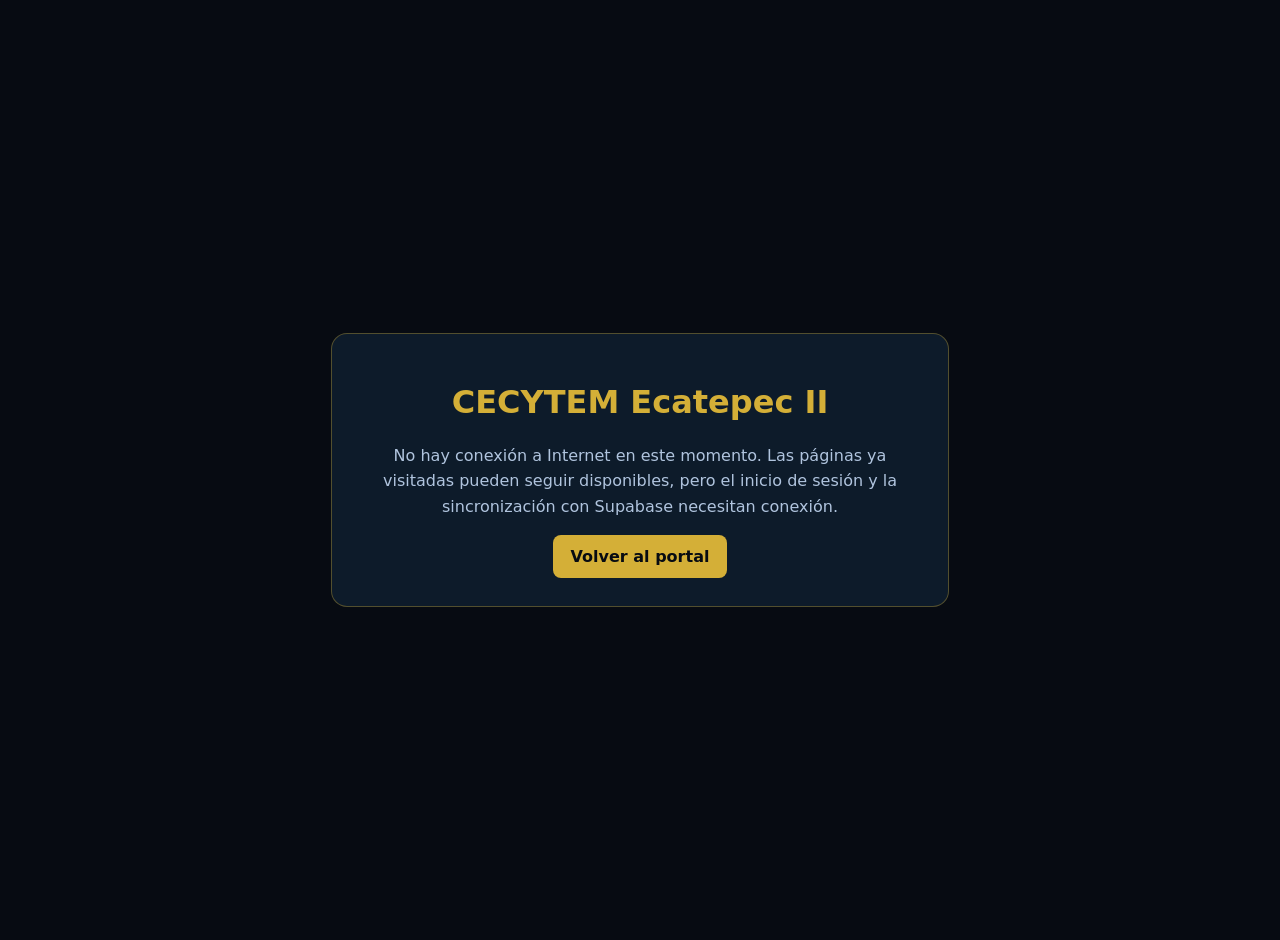
<file: offline.html>
<!doctype html>
<html lang="es-MX">
<head>
<meta charset="utf-8"><meta name="theme-color" content="#d4af37">
    <link rel="manifest" href="manifest.webmanifest">
    <meta name="mobile-web-app-capable" content="yes">
    <meta name="apple-mobile-web-app-capable" content="yes">
    <meta name="apple-mobile-web-app-status-bar-style" content="black-translucent">
    <meta name="apple-mobile-web-app-title" content="CECYTEM 101">
    <meta name="viewport" content="width=device-width, initial-scale=1, viewport-fit=cover">
<meta name="theme-color" content="#d4af37">
<title>CECYTEM · Sin conexión</title>
<style>
body{margin:0;min-height:100vh;display:grid;place-items:center;background:#070b12;color:#fff;font-family:system-ui,sans-serif;padding:20px}
main{max-width:560px;text-align:center;background:#0d1b2a;border:1px solid rgba(212,175,55,.35);border-radius:16px;padding:28px}
h1{color:#d4af37} p{color:#b0c4de;line-height:1.6}
a{display:inline-block;padding:12px 18px;border-radius:8px;background:#d4af37;color:#070b12;text-decoration:none;font-weight:700}
</style></head>
<body><main><h1>CECYTEM Ecatepec II</h1><p>No hay conexión a Internet en este momento. Las páginas ya visitadas pueden seguir disponibles, pero el inicio de sesión y la sincronización con Supabase necesitan conexión.</p><a href="./index.html">Volver al portal</a></main></body>
</html>
</file>
<file: style.css>
* {
    box-sizing: border-box;
    margin: 0;
    padding: 0;
    font-family: system-ui, -apple-system, BlinkMacSystemFont, "Segoe UI", Roboto, sans-serif;
}

body {
    background: #070b12;
    color: #ffffff;
    display: flex;
    min-height: 100vh;
}

.sidebar {
    width: 260px;
    background: #070b12;
    border-right: 1px solid rgba(212, 175, 55, 0.2);
    display: flex;
    flex-direction: column;
    position: fixed;
    height: 100vh;
    z-index: 100;
    transition: transform 0.3s ease-in-out;
}

.sidebar-brand {
    padding: 20px;
    font-weight: bold;
    color: #d4af37;
    text-align: center;
    font-size: 15px;
    border-bottom: 1px solid rgba(212, 175, 55, 0.1);
}

.reloj-sidebar {
    background: rgba(212, 175, 55, 0.12);
    border: 1px solid rgba(212, 175, 55, 0.4);
    border-radius: 6px;
    padding: 10px;
    margin: 15px 10px;
    text-align: center;
    font-size: 12px;
    color: #d4af37;
    line-height: 1.4;
}

.nav-btn {
    padding: 12px 20px;
    color: #b0c4de;
    text-decoration: none;
    display: block;
    font-size: 13px;
    transition: background 0.2s, color 0.2s;
    border-left: 3px solid transparent;
}

.nav-btn:hover, 
.nav-btn.active {
    background: rgba(212, 175, 55, 0.1);
    color: #d4af37;
    border-left-color: #d4af37;
}

.main-content {
    margin-left: 260px;
    padding: 25px;
    width: calc(100% - 260px);
    transition: margin 0.3s ease-in-out, width 0.3s ease-in-out;
}

.menu-toggle {
    display: none;
    background: transparent;
    border: 1px solid rgba(212, 175, 55, 0.4);
    color: #d4af37;
    font-size: 18px;
    padding: 6px 12px;
    border-radius: 4px;
    cursor: pointer;
    margin-bottom: 20px;
}

.dashboard-grid {
    display: grid;
    grid-template-columns: repeat(auto-fit, minmax(250px, 1fr));
    gap: 20px;
    margin-bottom: 25px;
}

.stat-card {
    background: linear-gradient(135deg, rgba(212, 175, 55, 0.1) 0%, rgba(13, 27, 42, 0.8) 100%);
    border: 1px solid rgba(212, 175, 55, 0.3);
    border-radius: 10px;
    padding: 20px;
    text-align: center;
}

.stat-value {
    font-size: 28px;
    font-weight: bold;
    color: #d4af37;
    margin-top: 5px;
}

.card {
    background: #0d1b2a;
    padding: 20px;
    border-radius: 8px;
    border: 1px solid rgba(212, 175, 55, 0.2);
    margin-bottom: 25px;
}

.academic-table {
    width: 100%;
    border-collapse: collapse;
    font-size: 12px;
    margin-top: 15px;
}

.academic-table th, 
.academic-table td {
    border: 1px solid rgba(212, 175, 55, 0.2);
    padding: 10px;
    text-align: left;
}

.academic-table th {
    background: rgba(212, 175, 55, 0.1);
    color: #d4af37;
    font-weight: 600;
}

.form-row {
    display: flex;
    gap: 10px;
    flex-wrap: wrap;
    margin-bottom: 12px;
}

.form-control-custom {
    flex: 1;
    min-width: 140px;
    padding: 9px;
    background: rgba(255, 255, 255, 0.05);
    border: 1px solid rgba(212, 175, 55, 0.3);
    color: #ffffff;
    border-radius: 4px;
    font-size: 12px;
    outline: none;
}

.form-control-custom option {
    background: #0d1b2a;
    color: #ffffff;
}

.btn-action-custom {
    background: #d4af37;
    color: #070b12;
    font-weight: bold;
    border: none;
    padding: 9px 15px;
    border-radius: 4px;
    cursor: pointer;
    font-size: 12px;
}

.btn-icon {
    background: transparent;
    border: none;
    cursor: pointer;
    font-size: 14px;
    margin: 0 3px;
}

.badge-materia {
    padding: 4px 10px;
    border-radius: 4px;
    font-weight: bold;
    font-size: 11px;
    display: inline-block;
}

@media (max-width: 768px) {
    .sidebar {
        transform: translateX(-100%);
    }
    .sidebar.open {
        transform: translateX(0);
        box-shadow: 5px 0 20px rgba(0, 0, 0, 0.8);
    }
    .main-content {
        margin-left: 0;
        width: 100%;
        padding: 15px;
    }
    .menu-toggle {
        display: inline-block;
    }
    .form-row {
        flex-direction: column;
    }
    .form-control-custom {
        width: 100%;
    }
}



/* =========================================================
   COMPATIBILIDAD MULTIDISPOSITIVO · CECYTEM
   Móvil, tablet, laptop y escritorio
   ========================================================= */
html {
    -webkit-text-size-adjust: 100%;
    text-size-adjust: 100%;
    scroll-behavior: smooth;
}

body {
    overflow-x: hidden;
    -webkit-tap-highlight-color: transparent;
}

button, a, input, select, textarea {
    touch-action: manipulation;
}

button, .btn-action-custom, .btn-sec, .btn-accion-qr, .tab-btn {
    min-height: 42px;
}

input, select, textarea {
    font-size: 16px;
}

img, video, canvas {
    max-width: 100%;
    height: auto;
}

table {
    max-width: 100%;
}

@media (max-width: 1024px) {
    .sidebar { width: 230px; }
    .main-content {
        margin-left: 230px;
        width: calc(100% - 230px);
        padding: 20px;
    }
    .dashboard-grid {
        grid-template-columns: repeat(auto-fit, minmax(210px, 1fr));
    }
}

@media (max-width: 768px) {
    body { display: block; }
    .sidebar {
        width: min(82vw, 300px);
        max-width: 300px;
    }
    .main-content {
        margin-left: 0;
        width: 100%;
        min-width: 0;
        padding: max(12px, env(safe-area-inset-top))
                 max(12px, env(safe-area-inset-right))
                 max(20px, env(safe-area-inset-bottom))
                 max(12px, env(safe-area-inset-left));
    }
    h1, h2, h3 { overflow-wrap: anywhere; }
    .dashboard-grid {
        grid-template-columns: 1fr;
        gap: 12px;
    }
    .card, .stat-card { padding: 15px; }
    .academic-table,
    .academic-table thead,
    .academic-table tbody,
    .academic-table th,
    .academic-table td,
    .academic-table tr {
        font-size: 11px;
    }
    .academic-table th,
    .academic-table td {
        padding: 7px 5px;
    }
    .form-row { gap: 8px; }
    .form-control-custom {
        min-width: 0;
        width: 100%;
    }
    .menu-toggle {
        position: sticky;
        top: 8px;
        z-index: 90;
        background: #0d1b2a;
    }
}

@media (max-width: 480px) {
    .main-content { padding: 10px; }
    .stat-card { padding: 13px; }
    .stat-value { font-size: 24px; }
    .nav-btn { padding: 14px 18px; }
    .academic-table {
        display: block;
        overflow-x: auto;
        -webkit-overflow-scrolling: touch;
        white-space: nowrap;
    }
}

/* Respeta preferencias del sistema */
@media (prefers-reduced-motion: reduce) {
    *, *::before, *::after {
        animation-duration: .01ms !important;
        animation-iteration-count: 1 !important;
        transition-duration: .01ms !important;
        scroll-behavior: auto !important;
    }
}

/* =========================================================
   v6 · RESPONSIVO REAL (celular, tablet, laptop, monitor grande)
   ========================================================= */
html { height: 100%; }
body { min-height: 100vh; min-height: 100dvh; }
.sidebar {
    height: 100vh; height: 100dvh;
    overflow-y: auto; overscroll-behavior: contain;
    padding-bottom: env(safe-area-inset-bottom);
}
.sidebar-backdrop {
    position: fixed; inset: 0; z-index: 90; background: rgba(0, 0, 0, .55);
    opacity: 0; pointer-events: none; transition: opacity .25s ease;
}
.sidebar-backdrop.show { opacity: 1; pointer-events: auto; }
.main-content { min-width: 0; }
a.nav-btn[hidden] { display: none; }
:focus-visible { outline: 2px solid #d4af37; outline-offset: 2px; }

/* Monitores grandes: contenido centrado y legible */
@media (min-width: 1500px) {
    .main-content > * { max-width: 1400px; margin-left: auto; margin-right: auto; }
}
/* Tablet vertical / celular grande */
@media (max-width: 900px) {
    .tabs-container { flex-wrap: nowrap; overflow-x: auto; -webkit-overflow-scrolling: touch; padding-bottom: 4px; scrollbar-width: thin; }
    .tab-btn { flex: 0 0 auto; white-space: nowrap; min-height: 44px; }
    .acciones-lista > button, .acciones-lista > label, .acciones-lista > select, .acciones-lista > input { flex: 1 1 150px; }
    .seccion-control { padding: 14px; }
}
/* Celular: sin zoom automático de iOS al tocar un campo, y objetivos táctiles de 44px */
@media (max-width: 768px) {
    .form-control-custom, select.form-control-custom, .acciones-lista input, .acciones-lista select { font-size: 16px; min-height: 44px; }
    .btn-sec, .btn-accion-qr, .btn-action-custom { min-height: 44px; font-size: 14px; }
    .menu-toggle { min-height: 44px; }
    .sidebar { z-index: 100; }
    .tabla-m th, .tabla-m td { padding: 8px 6px; }
    .chip-estado { flex: 1 1 calc(50% - 8px); }
}
/* Celular horizontal: menú compacto */
@media (max-height: 480px) and (orientation: landscape) {
    .sidebar-brand { padding: 10px; } .reloj-sidebar { display: none; } .nav-btn { padding: 9px 18px; }
}
/* Dispositivos táctiles: celdas de la hoja más fáciles de tocar */
@media (hover: none) and (pointer: coarse) {
    .hoja .cel, .hoja th.dia { min-width: 42px; }
}
</file>
<file: panel.css>
.seccion-control {
    background: rgba(13, 27, 42, 0.8);
    border: 1px solid rgba(212, 175, 55, 0.3);
    border-radius: 10px;
    padding: 20px;
    margin-bottom: 25px;
  }
  .seccion-control h3 {
    color: #d4af37;
    margin-bottom: 15px;
    font-size: 16px;
    border-bottom: 1px solid rgba(212, 175, 55, 0.2);
    padding-bottom: 8px;
  }
  .tabs-container {
    display: flex;
    gap: 10px;
    margin-bottom: 20px;
    flex-wrap: wrap;
  }
  .tab-btn {
    background: rgba(255, 255, 255, 0.05);
    border: 1px solid rgba(212, 175, 55, 0.3);
    color: #b0c4de;
    padding: 8px 16px;
    border-radius: 6px;
    cursor: pointer;
    font-size: 12px;
    font-weight: bold;
    transition: all 0.3s ease;
  }
  .tab-btn.active, .tab-btn:hover {
    background: #d4af37;
    color: #070b12;
    border-color: #d4af37;
  }
  .control-panel-content {
    display: none;
  }
  .control-panel-content.active {
    display: block;
  }
  .badge-codigo {
    background: rgba(212, 175, 55, 0.15);
    color: #d4af37;
    padding: 3px 8px;
    border-radius: 4px;
    font-family: monospace;
    font-weight: bold;
    font-size: 11px;
    border: 1px solid rgba(212, 175, 55, 0.3);
  }
  .qr-table-img {
    background: #ffffff;
    padding: 3px;
    border-radius: 4px;
    width: 65px;
    height: 65px;
    display: inline-block;
  }
  select.form-control-custom {
    background: #0d1b2a;
    color: #fff;
  }
  .scanner-box {
    background: #070b12;
    border: 2px dashed #d4af37;
    border-radius: 8px;
    padding: 15px;
    text-align: center;
    margin-bottom: 20px;
  }
  #reader {
    width: 100%;
    max-width: 400px;
    margin: 0 auto;
  }
  .btn-accion-qr {
    background: #d4af37;
    color: #070b12;
    border: none;
    padding: 10px 20px;
    border-radius: 6px;
    font-weight: bold;
    cursor: pointer;
    font-size: 13px;
  }
  .btn-accion-qr:hover {
    background: #e6c55c;
  }
  .alerta-escaneo {
    background: rgba(46, 204, 113, 0.2);
    border: 1px solid #2ecc71;
    color: #2ecc71;
    padding: 10px;
    border-radius: 6px;
    margin-bottom: 15px;
    font-size: 13px;
    display: none;
  }
  .barra-estado { display:flex; flex-wrap:wrap; gap:8px; margin-bottom:15px; }
  .chip-estado { background:rgba(255,255,255,0.05); border:1px solid rgba(212,175,55,0.3); border-radius:6px; padding:6px 10px; font-size:12px; color:#b0c4de; }
  .chip-estado b { color:#d4af37; font-size:15px; margin-right:4px; }
  .acciones-lista { display:flex; flex-wrap:wrap; gap:10px; margin-bottom:15px; align-items:center; }
  .btn-sec { background:transparent; color:#d4af37; border:1px solid #d4af37; padding:10px 16px; border-radius:6px; font-weight:bold; cursor:pointer; font-size:13px; }
  #estadoSync { font-size:12px; color:#8da2b8; }
  .chip-estado.Presente b{color:#2ecc71} .chip-estado.Falta b{color:#ff6b6b} .chip-estado.Retardo b,.chip-estado.Justificado b{color:#f5b84b}
  tr.fila-Presente td:first-child{box-shadow:inset 3px 0 #2ecc71} tr.fila-Falta td:first-child{box-shadow:inset 3px 0 #ff6b6b}
  tr.fila-Retardo td:first-child,tr.fila-Justificado td:first-child{box-shadow:inset 3px 0 #f5b84b}
  .rep td,.rep th{text-align:center;font-size:11px;padding:5px 6px;white-space:nowrap}
  .rep td.nom,.rep th.nom{text-align:left;position:sticky;left:0;background:#0d1b2a;z-index:1}
  .c-P{color:#2ecc71}.c-F{color:#ff6b6b}.c-R,.c-J{color:#f5b84b}.c-x{color:#4a5d73}
  .pct-ok{color:#2ecc71}.pct-warn{color:#f5b84b}.pct-bad{color:#ff6b6b}
  .leyenda{font-size:12px;color:#8da2b8;margin:8px 0 14px}
  .hoja-wrap{overflow-x:auto;position:relative;border:1px solid rgba(212,175,55,.3);border-radius:8px;background:#0d1b2a}
  .hoja{border-collapse:separate;border-spacing:0;font-size:12px;color:#e8edf3}
  .hoja th,.hoja td{border-right:1px solid rgba(212,175,55,.18);border-bottom:1px solid rgba(212,175,55,.18);text-align:center;padding:0}
  .hoja th{background:#10243a;color:#d4af37;font-size:12px;padding:6px 4px;white-space:nowrap}
  .hoja .c1,.hoja .c2{position:sticky;background:#0d1b2a;z-index:2}
  .hoja th.c1,.hoja th.c2{background:#10243a;z-index:3}
  .hoja .c1{left:0;min-width:34px;width:34px;color:#8da2b8}
  .hoja .c2{left:34px;min-width:158px;max-width:170px;text-align:left;padding:5px 8px;box-shadow:2px 0 0 rgba(212,175,55,.3)}
  .hoja .c2 strong{display:block;font-size:12px;font-weight:600;line-height:1.2}
  .hoja .c2 small{color:#8da2b8;font-size:10px}
  .hoja th.dia{cursor:pointer;min-width:40px}
  .hoja th.dia small{display:block;font-size:9px;font-weight:400;color:#8da2b8}
  .hoja th.act{background:#d4af37;color:#070b12}.hoja th.act small{color:#070b12}
  .hoja .cel{min-width:40px;height:40px;font-weight:700;font-size:15px;cursor:pointer;user-select:none;-webkit-tap-highlight-color:transparent}
  .hoja .cel.act{background:rgba(212,175,55,.12)}
  .hoja .fut{opacity:.35;cursor:default}
  .c-P{color:#2ecc71}.c-F{color:#ff6b6b}.c-R,.c-J{color:#f5b84b}
  .pct-ok{color:#2ecc71}.pct-warn{color:#f5b84b}.pct-bad{color:#ff6b6b}
  .leyenda{font-size:12px;color:#8da2b8;margin:8px 0 12px;line-height:1.5}
  @media (max-width:600px){.hoja .c2{min-width:112px;max-width:118px;left:30px;padding:4px 6px}.hoja .c1{min-width:30px;width:30px}.hoja .c2 strong,.hoja .c2 small{font-size:10.5px;max-width:104px;overflow-wrap:anywhere}.hoja .cel,.hoja th.dia{min-width:38px}}
  /* ---- Hoja oficial para imprimir / PNG ---- */
  #hojaImpresion{position:fixed;left:-99999px;top:0;width:1250px;background:#fff;color:#000;padding:18px;font-family:Arial,sans-serif}
  .of{border-collapse:collapse;width:100%;font-size:11px}
  .of th,.of td{border:1px solid #000;padding:2px 3px;text-align:center;color:#000}
  .of td.n{text-align:left;white-space:nowrap}
  .of th{background:#d9d9d9}
  .of .ok{color:#1e7b34;font-weight:700}.of .mal{color:#c00000;font-weight:700}.of .med{color:#b26a00;font-weight:700}
  .of-tit{text-align:center;font-weight:700;line-height:1.5;margin-bottom:8px}
  .of-dat{font-size:11px;font-weight:700;margin-bottom:6px}
  .of-pie{display:flex;justify-content:space-between;align-items:flex-end;margin-top:24px;font-size:10px}
  .of-firma{width:320px;border-top:1px solid #000;text-align:center;padding-top:4px;font-weight:700;font-size:11px}
  @page{size:letter landscape;margin:8mm}
  @media print{html,body{background:#fff!important;border:0!important;margin:0!important}body>*:not(#hojaImpresion){display:none!important}#hojaImpresion{position:static!important;left:0!important;width:100%!important;padding:0}}

  /* v6 · QR generado localmente */
  .qr-table-img { width: 76px; height: 76px; padding: 3px; }
  .qr-table-img img, .qr-table-img canvas { width: 100% !important; height: 100% !important; display: block; }
  #reader video { max-width: 100%; height: auto; }
</file>
